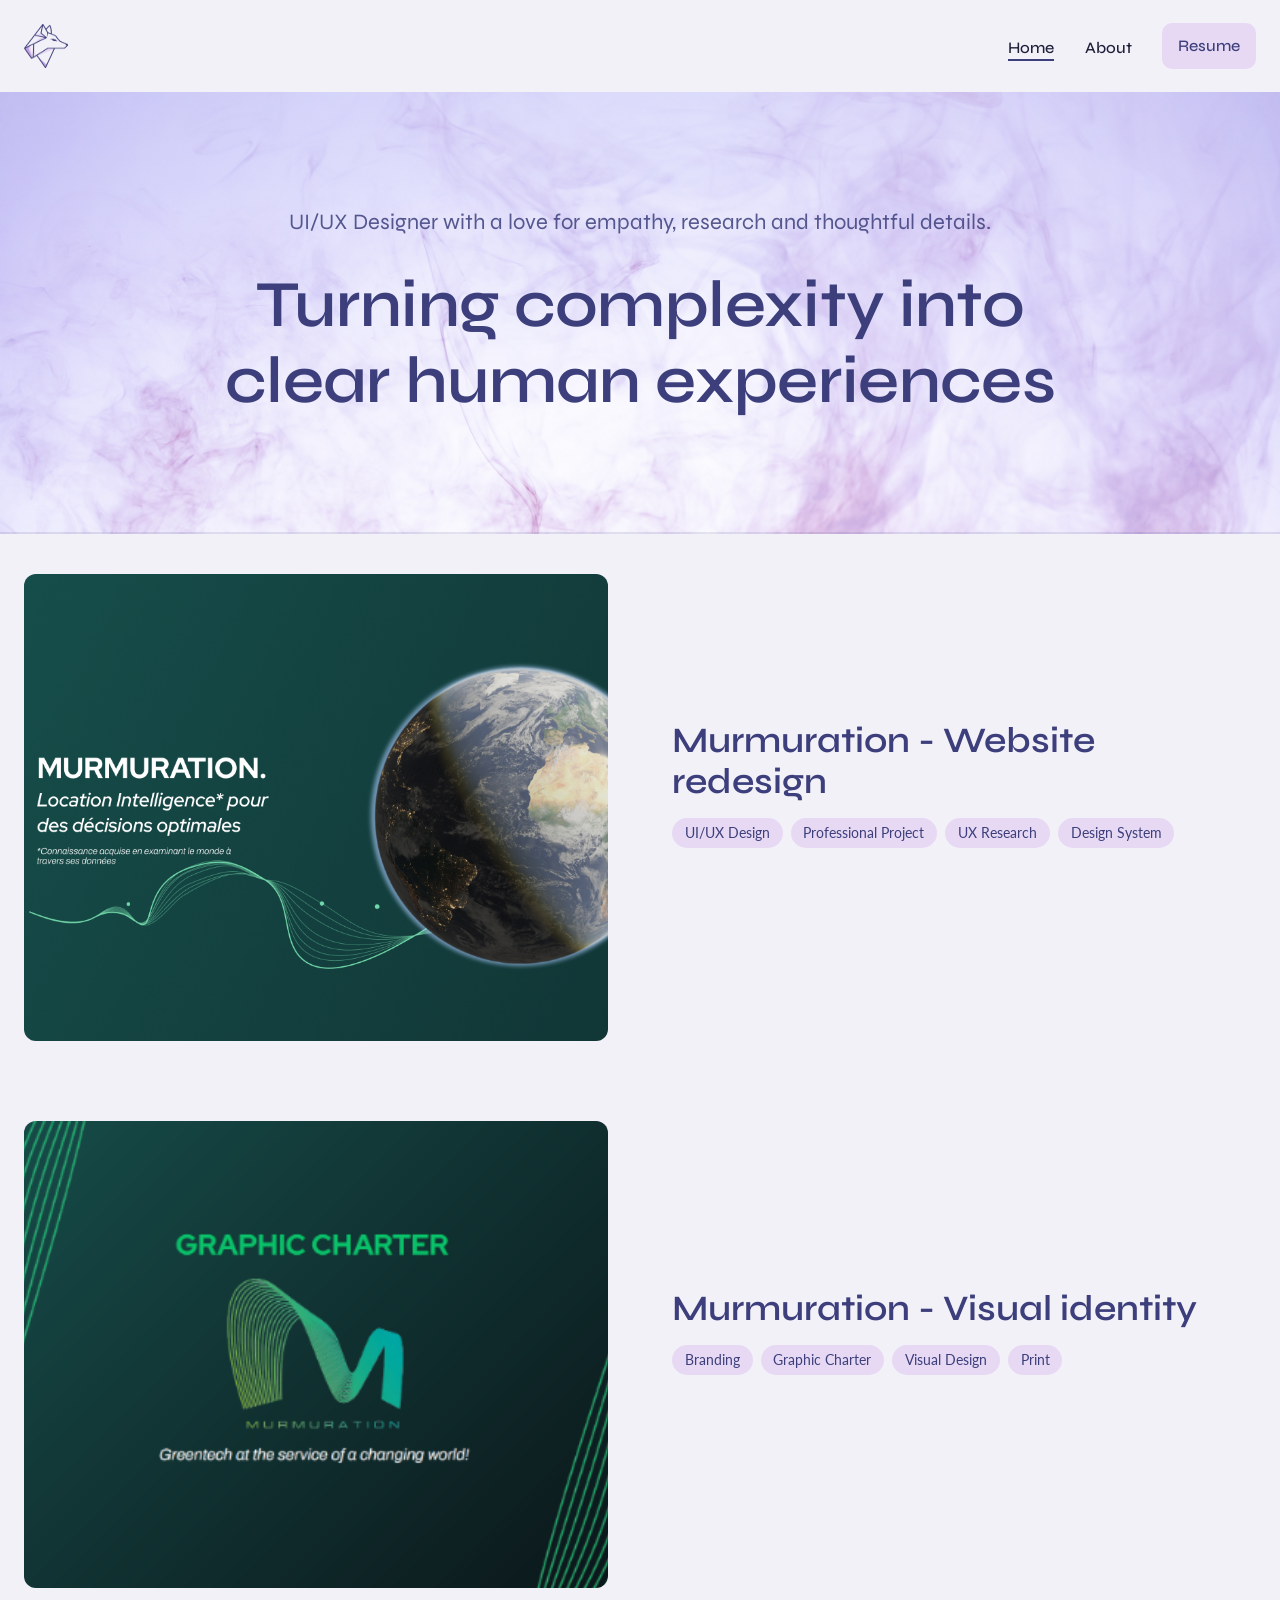
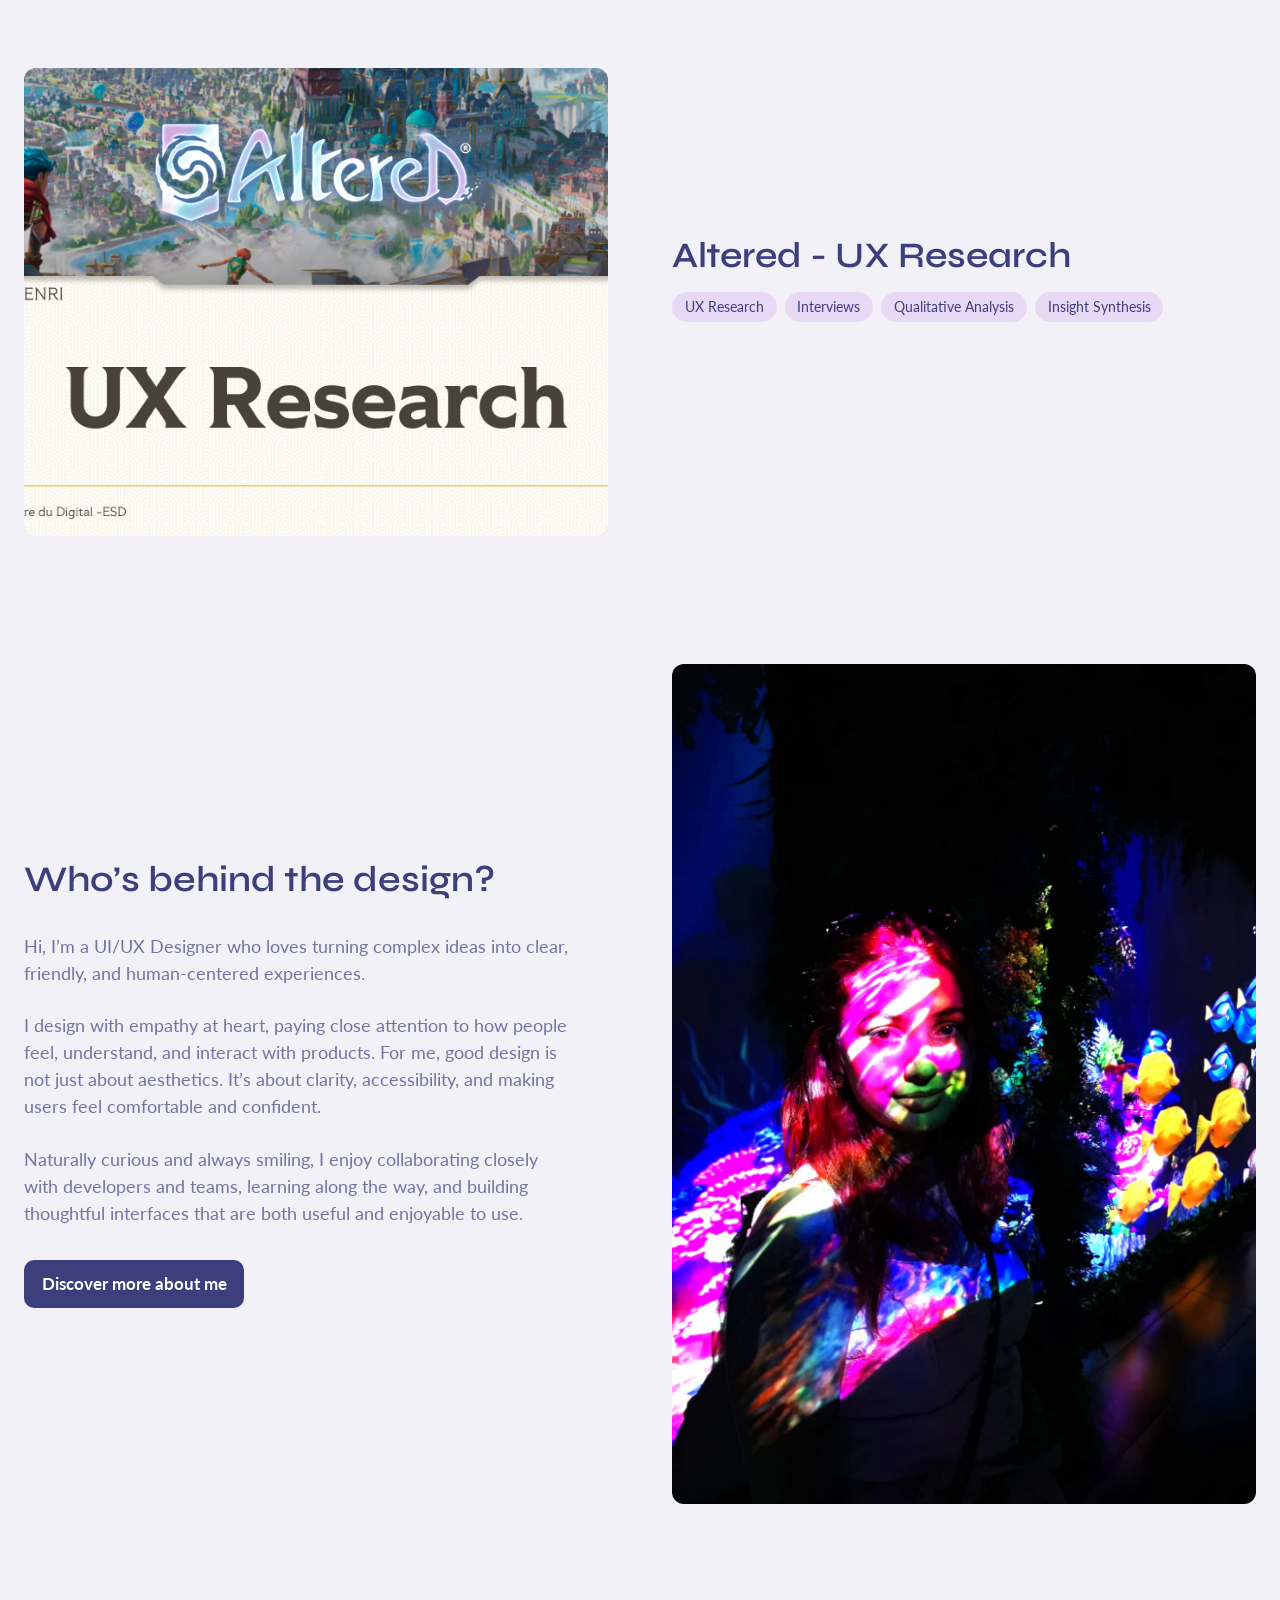
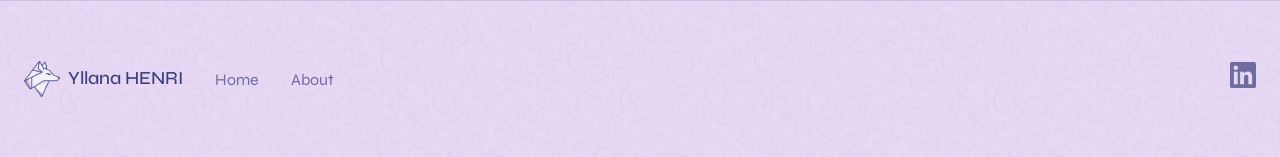
<file: index.html>
<!DOCTYPE html>
<html lang="en">
<head>
  <meta charset="UTF-8">
  <meta name="viewport" content="width=device-width, initial-scale=1.0">
  <title>Yllana Henri – UI/UX Designer</title>
  <meta name="description" content="UI/UX Designer with a love for empathy, research and thoughtful details. Turning complexity into clear human experiences.">

  <!-- Fonts: Syne (titles) + Lato (text) -->
  <link rel="preconnect" href="https://fonts.googleapis.com">
  <link rel="preconnect" href="https://fonts.gstatic.com" crossorigin>
  <link href="https://fonts.googleapis.com/css2?family=Lato:wght@400;700&family=Syne:wght@500;600;700&display=swap" rel="stylesheet">

  <link rel="stylesheet" href="css/style.css">
  <!-- "defer" = the script runs once the page is loaded -->
  <script src="js/main.js" defer></script>
</head>
<body>

  <!-- ============ NAVIGATION (fixed at the top) ============ -->
  <header class="site-header" id="site-header">
    <nav class="nav container" aria-label="Main navigation">
      <a href="index.html" class="nav__logo" aria-label="Yllana Henri – Home">
        <img src="images/Logo_Kitsu.png" alt="" width="44" height="44">
      </a>

      <!-- Burger button, only visible on mobile -->
      <button class="nav__toggle" id="nav-toggle" aria-expanded="false" aria-controls="nav-menu">
        <span class="sr-only">Open menu</span>
        <span class="nav__toggle-bar"></span>
        <span class="nav__toggle-bar"></span>
        <span class="nav__toggle-bar"></span>
      </button>

      <ul class="nav__menu" id="nav-menu">
        <li><a href="index.html" class="nav__link" aria-current="page">Home</a></li>
        <li><a href="about.html" class="nav__link">About</a></li>
        <li><a href="resume.pdf" class="btn btn--secondary" target="_blank" rel="noopener">Resume</a></li>
      </ul>
    </nav>
  </header>

  <main>

    <!-- ============ HERO ============ -->
    <section class="hero">
      <div class="container hero__inner">
        <p class="hero__intro">UI/UX Designer with a love for empathy, research and thoughtful details.</p>
        <h1 class="hero__title">Turning complexity into clear human experiences</h1>
      </div>
    </section>

    <!-- ============ CASE STUDIES ============ -->
    <section class="projects container" aria-labelledby="projects-title">
      <h2 id="projects-title" class="sr-only">Case studies</h2>

      <article class="project-card">
        <a href="projects/murmuration-website.html" class="project-card__link">
          <div class="project-card__image">
            <img src="images/murmuration-website.jpg" alt="" loading="lazy">
          </div>
          <div class="project-card__content">
            <h3 class="project-card__title">Murmuration - Website redesign</h3>
            <ul class="tags" aria-label="Project tags">
              <li class="tag">UI/UX Design</li>
              <li class="tag">Professional Project</li>
              <li class="tag">UX Research</li>
              <li class="tag">Design System</li>
            </ul>
            <span class="project-card__cta" aria-hidden="true">View case study <span class="arrow">→</span></span>
          </div>
        </a>
      </article>

      <article class="project-card">
        <a href="projects/murmuration-identity.html" class="project-card__link">
          <div class="project-card__image">
            <img src="images/murmuration-identity.jpg" alt="" loading="lazy">
          </div>
          <div class="project-card__content">
            <h3 class="project-card__title">Murmuration - Visual identity</h3>
            <ul class="tags" aria-label="Project tags">
              <li class="tag">Branding</li>
              <li class="tag">Graphic Charter</li>
              <li class="tag">Visual Design</li>
              <li class="tag">Print</li>
            </ul>
            <span class="project-card__cta" aria-hidden="true">View case study <span class="arrow">→</span></span>
          </div>
        </a>
      </article>

      <article class="project-card">
        <a href="projects/altered-ux-research.html" class="project-card__link">
          <div class="project-card__image">
            <img src="images/altered-ux-research.jpg" alt="" loading="lazy">
          </div>
          <div class="project-card__content">
            <h3 class="project-card__title">Altered - UX Research</h3>
            <ul class="tags" aria-label="Project tags">
              <li class="tag">UX Research</li>
              <li class="tag">Interviews</li>
              <li class="tag">Qualitative Analysis</li>
              <li class="tag">Insight Synthesis</li>
            </ul>
            <span class="project-card__cta" aria-hidden="true">View case study <span class="arrow">→</span></span>
          </div>
        </a>
      </article>
    </section>

    <!-- ============ ABOUT PREVIEW ============ -->
    <section class="about-preview container" aria-labelledby="about-title">
      <div class="about-preview__text">
        <h2 id="about-title" class="section-title">Who’s behind the design?</h2>
        <p>Hi, I’m a UI/UX Designer who loves turning complex ideas into clear, friendly, and human-centered experiences.</p>
        <p>I design with empathy at heart, paying close attention to how people feel, understand, and interact with products. For me, good design is not just about aesthetics. It’s about clarity, accessibility, and making users feel comfortable and confident.</p>
        <p>Naturally curious and always smiling, I enjoy collaborating closely with developers and teams, learning along the way, and building thoughtful interfaces that are both useful and enjoyable to use.</p>
        <a href="about.html" class="btn btn--primary">Discover more about me</a>
      </div>
      <div class="about-preview__image">
        <img src="images/yllana.jpg" alt="Portrait of Yllana" loading="lazy">
      </div>
    </section>

  </main>

  <!-- ============ FOOTER ============ -->
  <footer class="site-footer">
    <div class="container site-footer__inner">
      <div class="site-footer__left">
        <a href="index.html" class="site-footer__brand">
          <img src="images/Logo_Kitsu.png" alt="" width="36" height="36">
          <span>Yllana HENRI</span>
        </a>
        <ul class="site-footer__links">
          <li><a href="index.html">Home</a></li>
          <li><a href="about.html">About</a></li>
        </ul>
      </div>
      <!-- Replace the href with your LinkedIn profile URL -->
      <a href="https://www.linkedin.com/in/your-profile" class="site-footer__social" target="_blank" rel="noopener" aria-label="LinkedIn">
        <svg width="26" height="26" viewBox="0 0 24 24" fill="currentColor" aria-hidden="true">
          <path d="M20.45 20.45h-3.56v-5.57c0-1.33-.02-3.04-1.85-3.04-1.86 0-2.14 1.45-2.14 2.94v5.67H9.34V9h3.42v1.56h.05c.48-.9 1.64-1.85 3.37-1.85 3.6 0 4.27 2.37 4.27 5.46v6.28zM5.34 7.43a2.06 2.06 0 1 1 0-4.13 2.06 2.06 0 0 1 0 4.13zM7.12 20.45H3.56V9h3.56v11.45zM22.22 0H1.77C.79 0 0 .77 0 1.73v20.54C0 23.23.79 24 1.77 24h20.45c.98 0 1.78-.77 1.78-1.73V1.73C24 .77 23.2 0 22.22 0z"/>
        </svg>
      </a>
    </div>
  </footer>

</body>
</html>
</file>
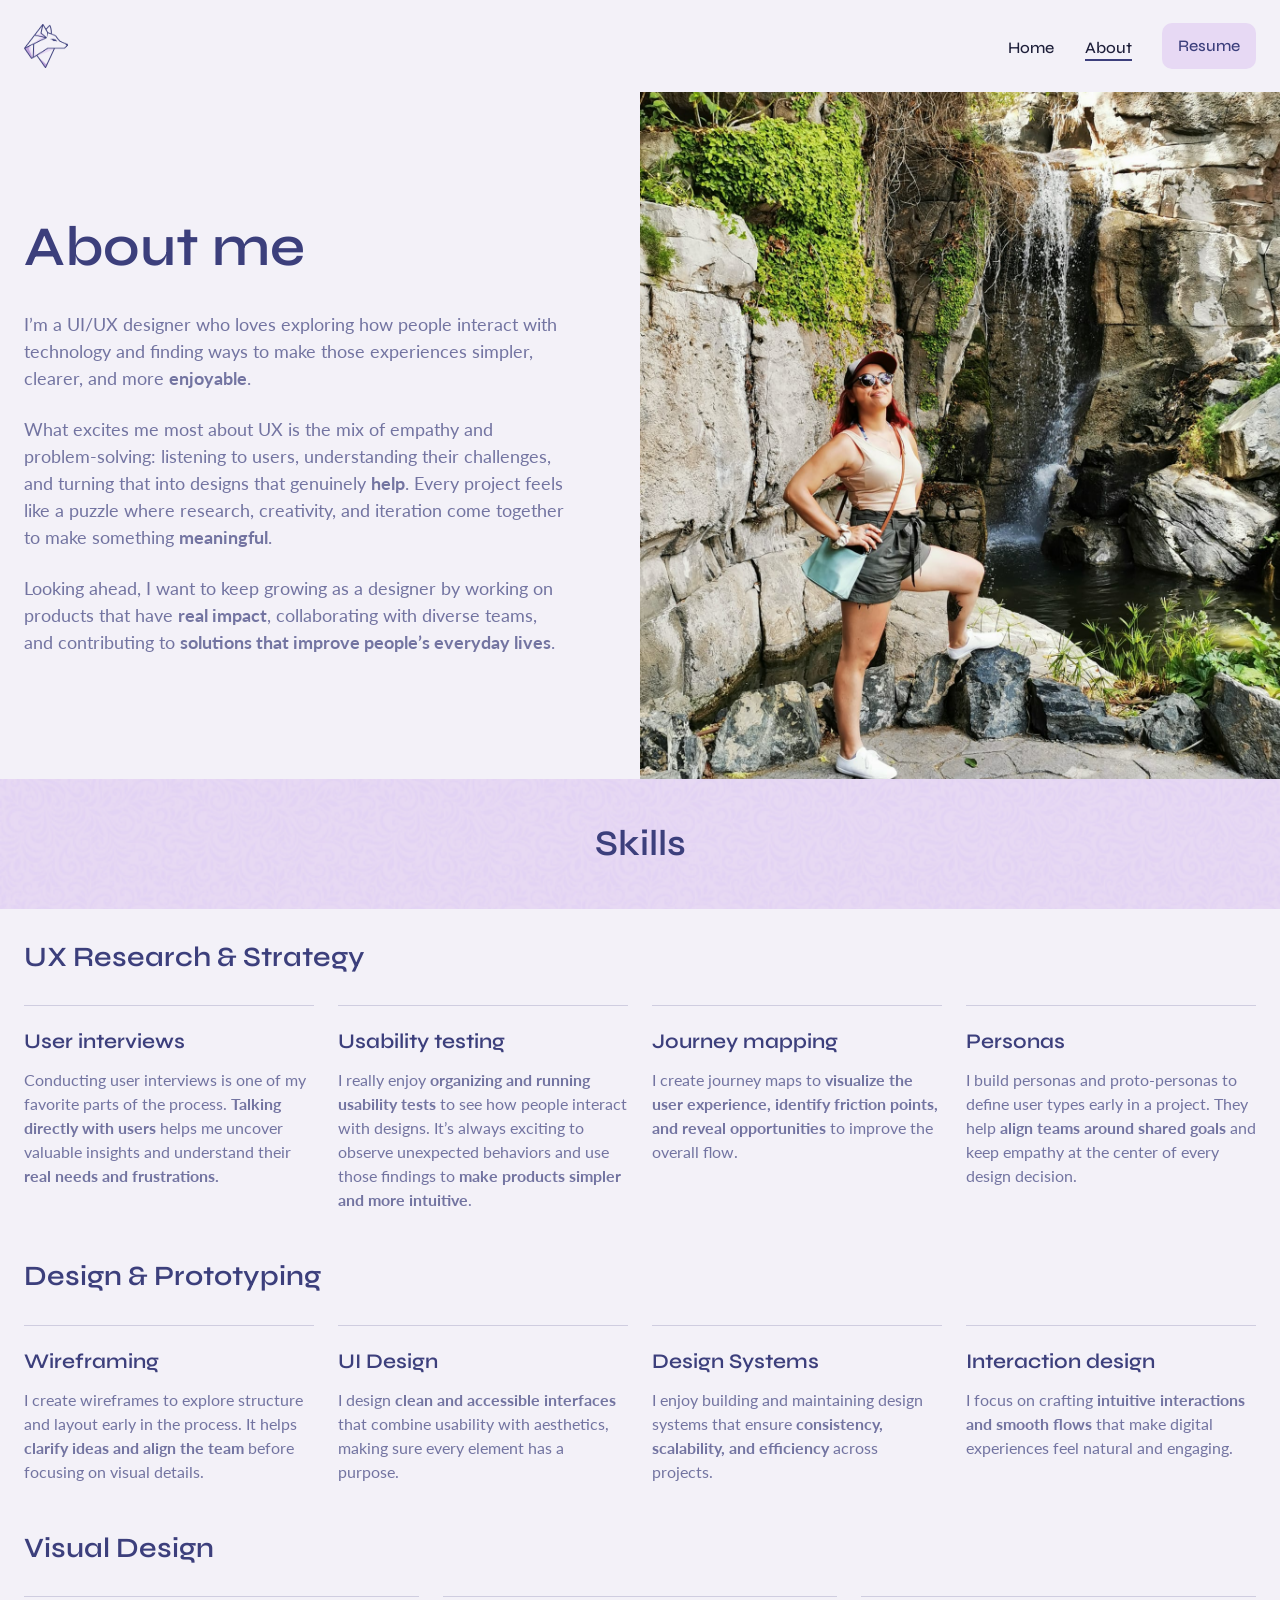
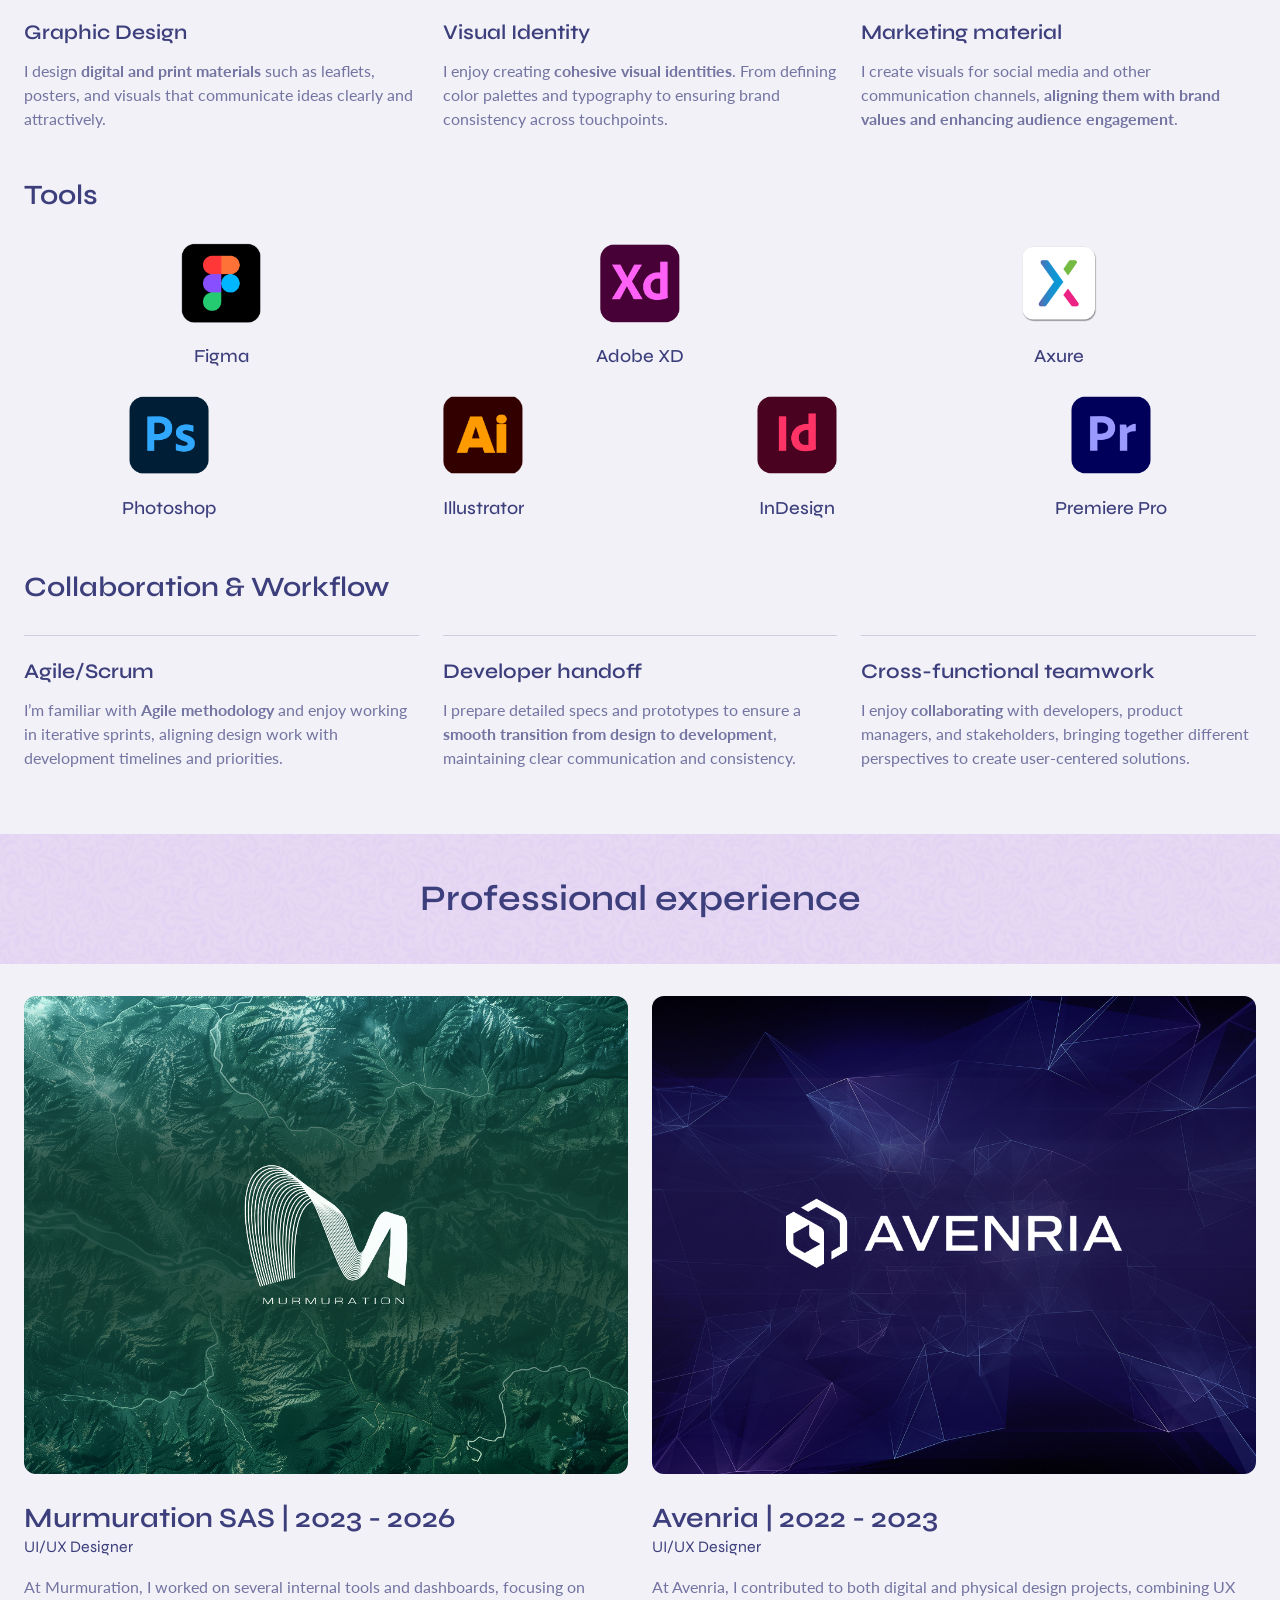
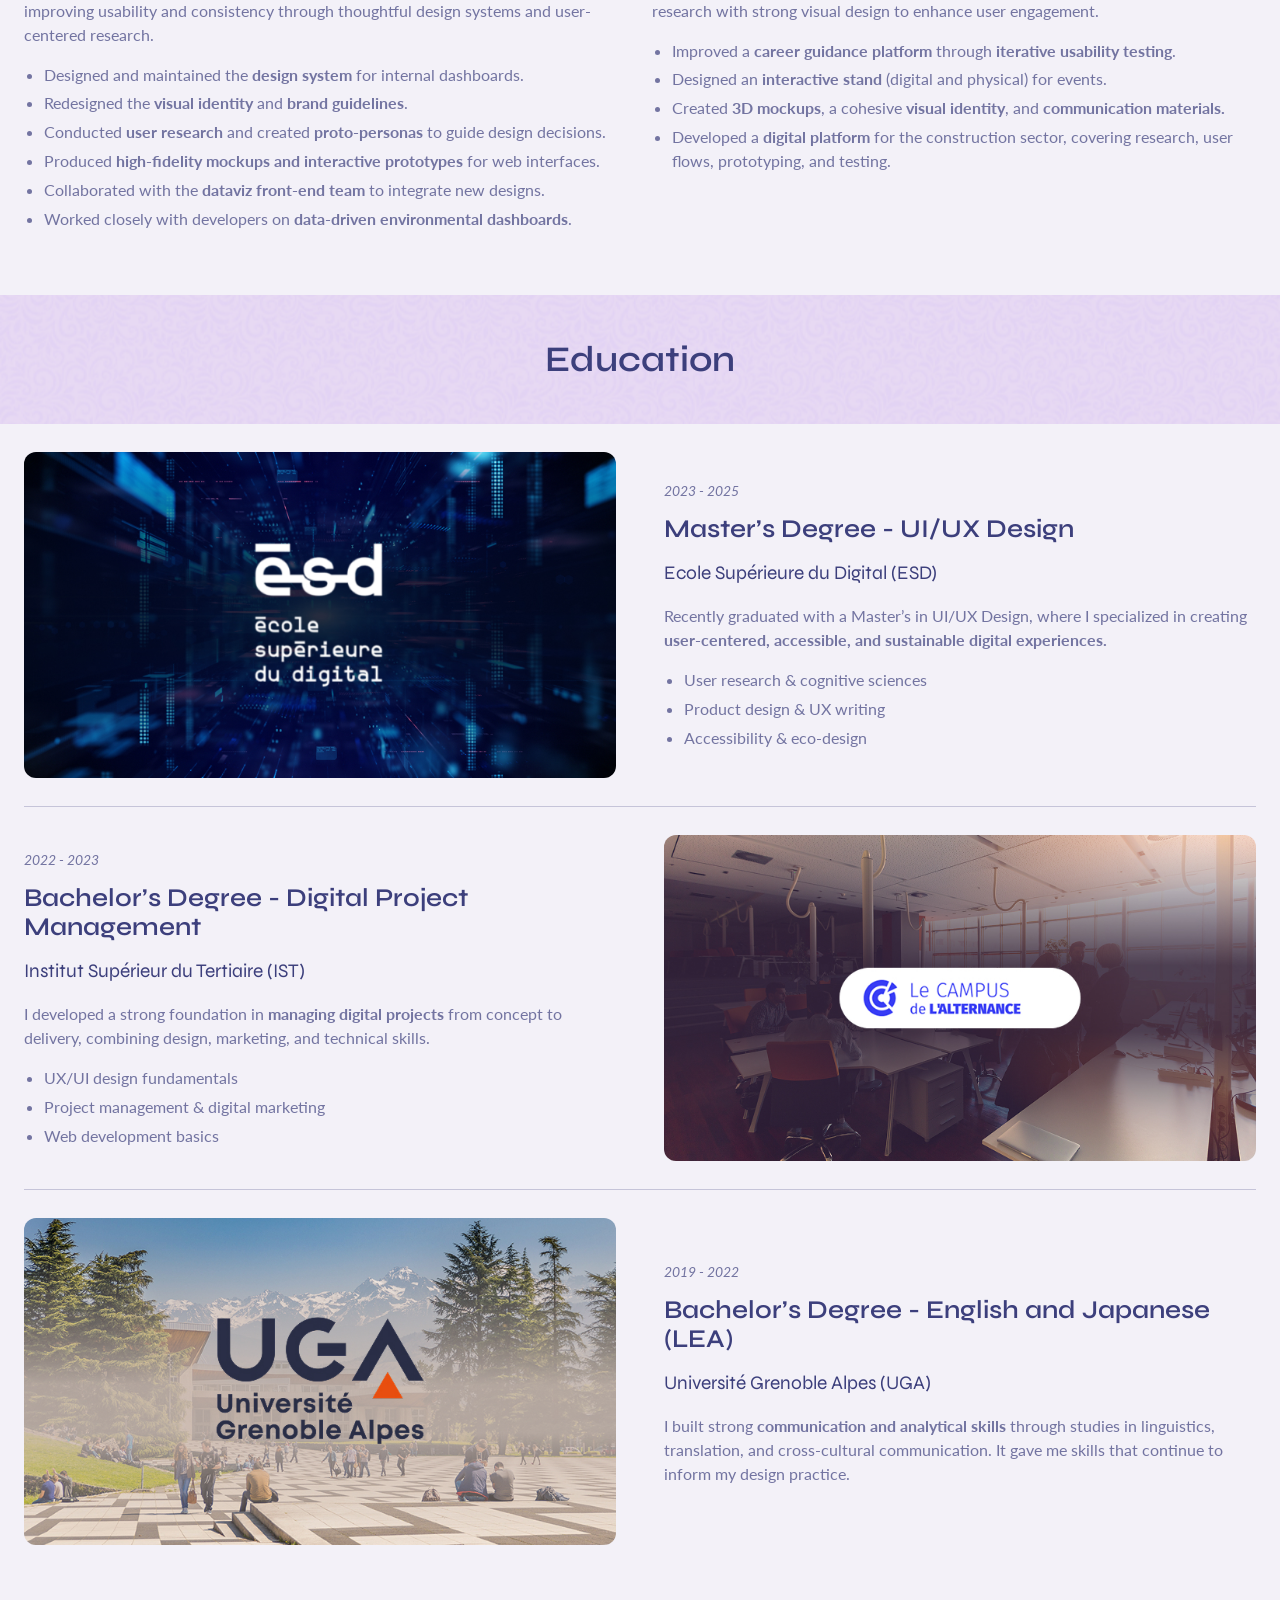
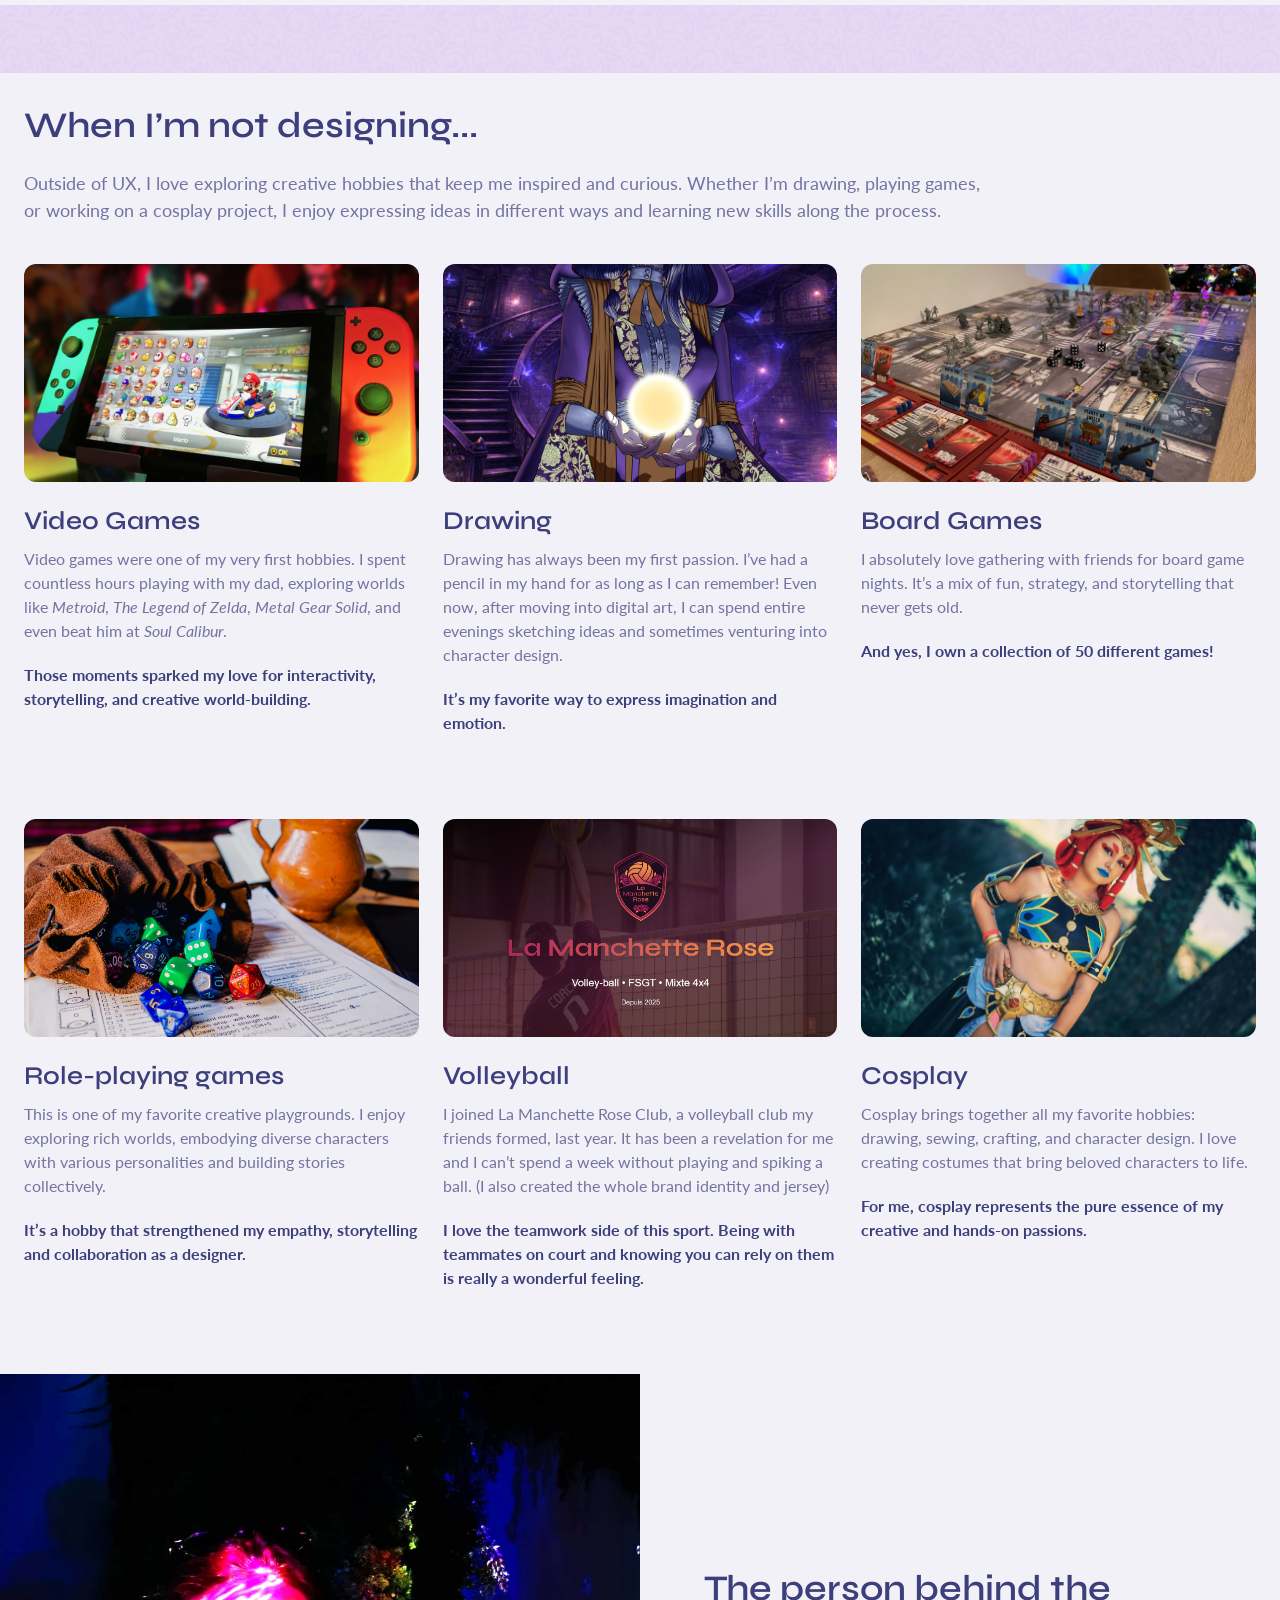
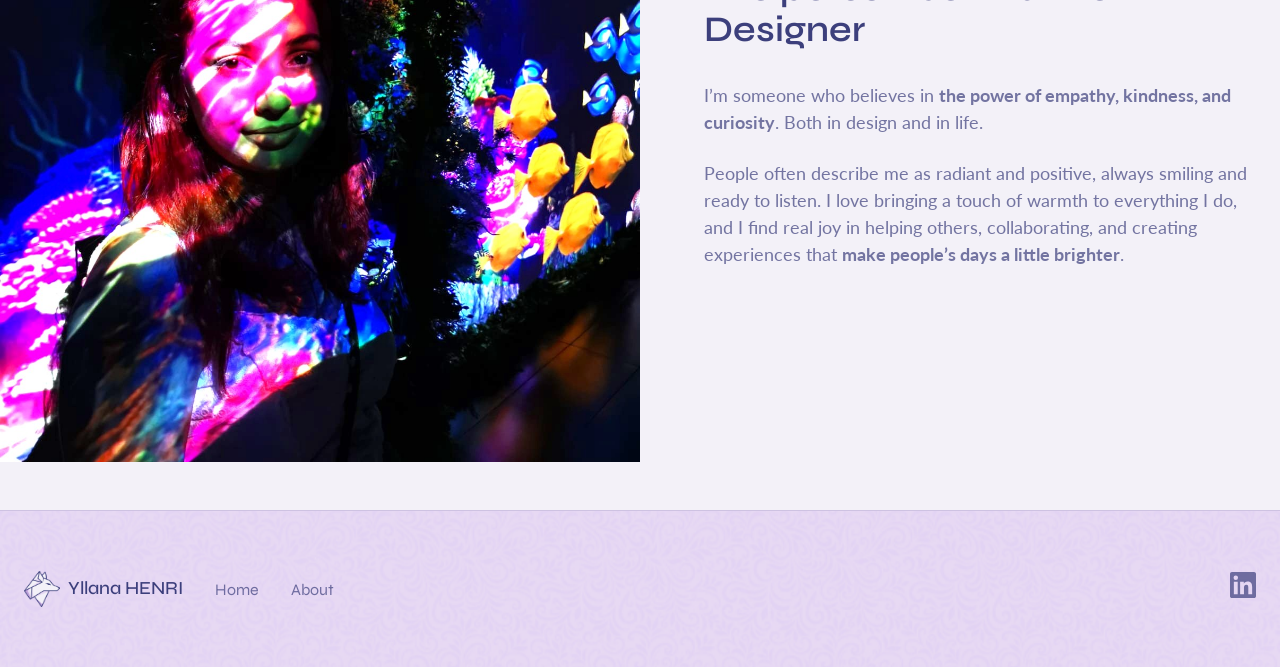
<file: about.html>
<!DOCTYPE html>
<html lang="en">
<head>
  <meta charset="UTF-8">
  <meta name="viewport" content="width=device-width, initial-scale=1.0">
  <title>About – Yllana Henri, UI/UX Designer</title>
  <meta name="description" content="UI/UX designer who loves exploring how people interact with technology. Skills, tools, professional experience, education and hobbies.">

  <!-- Fonts: Syne (titles) + Lato (text) -->
  <link rel="preconnect" href="https://fonts.googleapis.com">
  <link rel="preconnect" href="https://fonts.gstatic.com" crossorigin>
  <link href="https://fonts.googleapis.com/css2?family=Lato:ital,wght@0,400;0,700;1,400&family=Syne:wght@500;600;700&display=swap" rel="stylesheet">

  <link rel="stylesheet" href="css/style.css">
  <!-- "defer" = the script runs once the page is loaded -->
  <script src="js/main.js" defer></script>
</head>
<body>

  <!-- ============ NAVIGATION (fixed at the top) ============ -->
  <header class="site-header" id="site-header">
    <nav class="nav container" aria-label="Main navigation">
      <a href="index.html" class="nav__logo" aria-label="Yllana Henri – Home">
        <img src="images/Logo_Kitsu.png" alt="" width="44" height="44">
      </a>

      <!-- Burger button, only visible on mobile -->
      <button class="nav__toggle" id="nav-toggle" aria-expanded="false" aria-controls="nav-menu">
        <span class="sr-only">Open menu</span>
        <span class="nav__toggle-bar"></span>
        <span class="nav__toggle-bar"></span>
        <span class="nav__toggle-bar"></span>
      </button>

      <ul class="nav__menu" id="nav-menu">
        <li><a href="index.html" class="nav__link">Home</a></li>
        <li><a href="about.html" class="nav__link" aria-current="page">About</a></li>
        <li><a href="resume.pdf" class="btn btn--secondary" target="_blank" rel="noopener">Resume</a></li>
      </ul>
    </nav>
  </header>

  <main>

    <!-- ============ ABOUT ME (text left, photo to the right edge) ============ -->
    <section class="split">
      <div class="split__text">
        <h1 class="split__title">About me</h1>
        <p>I’m a UI/UX designer who loves exploring how people interact with technology and finding ways to make those experiences simpler, clearer, and more <strong>enjoyable</strong>.</p>
        <p>What excites me most about UX is the mix of empathy and problem-solving: listening to users, understanding their challenges, and turning that into designs that genuinely <strong>help</strong>. Every project feels like a puzzle where research, creativity, and iteration come together to make something <strong>meaningful</strong>.</p>
        <p>Looking ahead, I want to keep growing as a designer by working on products that have <strong>real impact</strong>, collaborating with diverse teams, and contributing to <strong>solutions that improve people’s everyday lives</strong>.</p>
      </div>
      <div class="split__image">
        <img src="images/about/about-me.jpg" alt="Yllana standing on rocks in front of a waterfall">
      </div>
    </section>

    <!-- ============ SKILLS ============ -->
    <section aria-labelledby="skills-title">
      <div class="banner">
        <h2 id="skills-title" class="banner__title">Skills</h2>
      </div>

      <div class="container about-section">
        <div class="skill-group">
          <h3 class="skill-group__title">UX Research &amp; Strategy</h3>
          <div class="skill-grid skill-grid--4">
            <div class="skill">
              <h4 class="skill__title">User interviews</h4>
              <p>Conducting user interviews is one of my favorite parts of the process. <strong>Talking directly with users</strong> helps me uncover valuable insights and understand their <strong>real needs and frustrations.</strong></p>
            </div>
            <div class="skill">
              <h4 class="skill__title">Usability testing</h4>
              <p>I really enjoy <strong>organizing and running usability tests</strong> to see how people interact with designs. It’s always exciting to observe unexpected behaviors and use those findings to <strong>make products simpler and more intuitive</strong>.</p>
            </div>
            <div class="skill">
              <h4 class="skill__title">Journey mapping</h4>
              <p>I create journey maps to <strong>visualize the user experience, identify friction points, and reveal opportunities</strong> to improve the overall flow.</p>
            </div>
            <div class="skill">
              <h4 class="skill__title">Personas</h4>
              <p>I build personas and proto-personas to define user types early in a project. They help <strong>align teams around shared goals</strong> and keep empathy at the center of every design decision.</p>
            </div>
          </div>
        </div>

        <div class="skill-group">
          <h3 class="skill-group__title">Design &amp; Prototyping</h3>
          <div class="skill-grid skill-grid--4">
            <div class="skill">
              <h4 class="skill__title">Wireframing</h4>
              <p>I create wireframes to explore structure and layout early in the process. It helps <strong>clarify ideas and align the team</strong> before focusing on visual details.</p>
            </div>
            <div class="skill">
              <h4 class="skill__title">UI Design</h4>
              <p>I design <strong>clean and accessible interfaces</strong> that combine usability with aesthetics, making sure every element has a purpose.</p>
            </div>
            <div class="skill">
              <h4 class="skill__title">Design Systems</h4>
              <p>I enjoy building and maintaining design systems that ensure <strong>consistency, scalability, and efficiency</strong> across projects.</p>
            </div>
            <div class="skill">
              <h4 class="skill__title">Interaction design</h4>
              <p>I focus on crafting <strong>intuitive interactions and smooth flows</strong> that make digital experiences feel natural and engaging.</p>
            </div>
          </div>
        </div>

        <div class="skill-group">
          <h3 class="skill-group__title">Visual Design</h3>
          <div class="skill-grid skill-grid--3">
            <div class="skill">
              <h4 class="skill__title">Graphic Design</h4>
              <p>I design <strong>digital and print materials</strong> such as leaflets, posters, and visuals that communicate ideas clearly and attractively.</p>
            </div>
            <div class="skill">
              <h4 class="skill__title">Visual Identity</h4>
              <p>I enjoy creating <strong>cohesive visual identities</strong>. From defining color palettes and typography to ensuring brand consistency across touchpoints.</p>
            </div>
            <div class="skill">
              <h4 class="skill__title">Marketing material</h4>
              <p>I create visuals for social media and other communication channels, <strong>aligning them with brand values and enhancing audience engagement</strong>.</p>
            </div>
          </div>
        </div>

        <div class="skill-group">
          <h3 class="skill-group__title">Tools</h3>
          <div class="tools">
            <div class="tools__row tools__row--3">
              <div class="tool"><img src="images/about/tools/FIGMA_Logo.png" alt="" width="80" height="80"><span>Figma</span></div>
              <div class="tool"><img src="images/about/tools/AdobeXD_Logo.png" alt="" width="80" height="80"><span>Adobe XD</span></div>
              <div class="tool"><img src="images/about/tools/AXURE_Logo.png" alt="" width="80" height="80"><span>Axure</span></div>
            </div>
            <div class="tools__row tools__row--4">
              <div class="tool"><img src="images/about/tools/PHOTOSHOP_Logo.png" alt="" width="80" height="80"><span>Photoshop</span></div>
              <div class="tool"><img src="images//about/tools/ILLUSTRATOR_Logo.png" alt="" width="80" height="80"><span>Illustrator</span></div>
              <div class="tool"><img src="images/about/tools/INDESIGN_Logo.png" alt="" width="80" height="80"><span>InDesign</span></div>
              <div class="tool"><img src="images/about/tools/PREMIEREPRO_Logo.png" alt="" width="80" height="80"><span>Premiere Pro</span></div>
            </div>
          </div>
        </div>

        <div class="skill-group">
          <h3 class="skill-group__title">Collaboration &amp; Workflow</h3>
          <div class="skill-grid skill-grid--3">
            <div class="skill">
              <h4 class="skill__title">Agile/Scrum</h4>
              <p>I’m familiar with <strong>Agile methodology</strong> and enjoy working in iterative sprints, aligning design work with development timelines and priorities.</p>
            </div>
            <div class="skill">
              <h4 class="skill__title">Developer handoff</h4>
              <p>I prepare detailed specs and prototypes to ensure a <strong>smooth transition from design to development</strong>, maintaining clear communication and consistency.</p>
            </div>
            <div class="skill">
              <h4 class="skill__title">Cross-functional teamwork</h4>
              <p>I enjoy <strong>collaborating</strong> with developers, product managers, and stakeholders, bringing together different perspectives to create user-centered solutions.</p>
            </div>
          </div>
        </div>
      </div>
    </section>

    <!-- ============ PROFESSIONAL EXPERIENCE ============ -->
    <section aria-labelledby="experience-title">
      <div class="banner">
        <h2 id="experience-title" class="banner__title">Professional experience</h2>
      </div>

      <div class="container about-section experience">
        <article class="job">
          <div class="job__image">
            <img src="images/about/murmuration_img.jpg" alt="" loading="lazy">
          </div>
          <h3 class="job__title">Murmuration SAS | 2023 - 2026</h3>
          <p class="job__role">UI/UX Designer</p>
          <p>At Murmuration, I worked on several internal tools and dashboards, focusing on improving usability and consistency through thoughtful design systems and user-centered research.</p>
          <ul class="bullet-list">
            <li>Designed and maintained the <strong>design system</strong> for internal dashboards.</li>
            <li>Redesigned the <strong>visual identity</strong> and <strong>brand guidelines</strong>.</li>
            <li>Conducted <strong>user research</strong> and created <strong>proto-personas</strong> to guide design decisions.</li>
            <li>Produced <strong>high-fidelity mockups and interactive prototypes</strong> for web interfaces.</li>
            <li>Collaborated with the <strong>dataviz front-end team</strong> to integrate new designs.</li>
            <li>Worked closely with developers on <strong>data-driven environmental dashboards</strong>.</li>
          </ul>
        </article>

        <article class="job">
          <div class="job__image">
            <img src="images/about/avenria_img.jpg" alt="" loading="lazy">
          </div>
          <h3 class="job__title">Avenria | 2022 - 2023</h3>
          <p class="job__role">UI/UX Designer</p>
          <p>At Avenria, I contributed to both digital and physical design projects, combining UX research with strong visual design to enhance user engagement.</p>
          <ul class="bullet-list">
            <li>Improved a <strong>career guidance platform</strong> through <strong>iterative usability testing</strong>.</li>
            <li>Designed an <strong>interactive stand</strong> (digital and physical) for events.</li>
            <li>Created <strong>3D mockups</strong>, a cohesive <strong>visual identity</strong>, and <strong>communication materials.</strong></li>
            <li>Developed a <strong>digital platform</strong> for the construction sector, covering research, user flows, prototyping, and testing.</li>
          </ul>
        </article>
      </div>
    </section>

    <!-- ============ EDUCATION ============ -->
    <section aria-labelledby="education-title">
      <div class="banner">
        <h2 id="education-title" class="banner__title">Education</h2>
      </div>

      <div class="container education">
        <article class="degree">
          <div class="degree__image">
            <img src="images/about/ESD_img.jpg" alt="" loading="lazy">
          </div>
          <div class="degree__text">
            <p class="degree__date">2023 - 2025</p>
            <h3 class="degree__title">Master’s Degree - UI/UX Design</h3>
            <p class="degree__school">Ecole Supérieure du Digital (ESD)</p>
            <p>Recently graduated with a Master’s in UI/UX Design, where I specialized in creating <strong>user-centered, accessible, and sustainable digital experiences.</strong></p>
            <ul class="bullet-list">
              <li>User research &amp; cognitive sciences</li>
              <li>Product design &amp; UX writing</li>
              <li>Accessibility &amp; eco-design</li>
            </ul>
          </div>
        </article>

        <!-- Text first, image second: alternates the layout -->
        <article class="degree degree--reverse">
          <div class="degree__image">
            <img src="images/about/IST_img.jpg" alt="" loading="lazy">
          </div>
          <div class="degree__text">
            <p class="degree__date">2022 - 2023</p>
            <h3 class="degree__title">Bachelor’s Degree - Digital Project Management</h3>
            <p class="degree__school">Institut Supérieur du Tertiaire (IST)</p>
            <p>I developed a strong foundation in <strong>managing digital projects</strong> from concept to delivery, combining design, marketing, and technical skills.</p>
            <ul class="bullet-list">
              <li>UX/UI design fundamentals</li>
              <li>Project management &amp; digital marketing</li>
              <li>Web development basics</li>
            </ul>
          </div>
        </article>

        <article class="degree">
          <div class="degree__image">
            <img src="images/about/UGA_img.jpg" alt="" loading="lazy">
          </div>
          <div class="degree__text">
            <p class="degree__date">2019 - 2022</p>
            <h3 class="degree__title">Bachelor’s Degree - English and Japanese (LEA)</h3>
            <p class="degree__school">Université Grenoble Alpes (UGA)</p>
            <p>I built strong <strong>communication and analytical skills</strong> through studies in linguistics, translation, and cross-cultural communication. It gave me skills that continue to inform my design practice.</p>
          </div>
        </article>
      </div>
    </section>

    <!-- Decorative separator -->
    <div class="banner banner--empty" aria-hidden="true"></div>

    <!-- ============ HOBBIES ============ -->
    <section class="container about-section" aria-labelledby="hobbies-title">
      <h2 id="hobbies-title" class="hobbies__title">When I’m not designing...</h2>
      <p class="hobbies__intro">Outside of UX, I love exploring creative hobbies that keep me inspired and curious. Whether I’m drawing, playing games, or working on a cosplay project, I enjoy expressing ideas in different ways and learning new skills along the process.</p>

      <div class="hobbies">
        <article class="hobby">
          <div class="hobby__image"><img src="images/about/hobbies/video-games.jpg" alt="" loading="lazy"></div>
          <h3 class="hobby__title">Video Games</h3>
          <p>Video games were one of my very first hobbies. I spent countless hours playing with my dad, exploring worlds like <em>Metroid</em>, <em>The Legend of Zelda</em>, <em>Metal Gear Solid</em>, and even beat him at <em>Soul Calibur</em>.</p>
          <p class="hobby__highlight">Those moments sparked my love for interactivity, storytelling, and creative world-building.</p>
        </article>

        <article class="hobby">
          <div class="hobby__image"><img src="images/about/hobbies/drawing.jpg" alt="" loading="lazy"></div>
          <h3 class="hobby__title">Drawing</h3>
          <p>Drawing has always been my first passion. I’ve had a pencil in my hand for as long as I can remember! Even now, after moving into digital art, I can spend entire evenings sketching ideas and sometimes venturing into character design.</p>
          <p class="hobby__highlight">It’s my favorite way to express imagination and emotion.</p>
        </article>

        <article class="hobby">
          <div class="hobby__image"><img src="images/about/hobbies/board-games.jpg" alt="" loading="lazy"></div>
          <h3 class="hobby__title">Board Games</h3>
          <p>I absolutely love gathering with friends for board game nights. It’s a mix of fun, strategy, and storytelling that never gets old.</p>
          <p class="hobby__highlight">And yes, I own a collection of 50 different games!</p>
        </article>

        <article class="hobby">
          <div class="hobby__image"><img src="images/about/hobbies/role-playing.jpg" alt="" loading="lazy"></div>
          <h3 class="hobby__title">Role-playing games</h3>
          <p>This is one of my favorite creative playgrounds. I enjoy exploring rich worlds, embodying diverse characters with various personalities and building stories collectively.</p>
          <p class="hobby__highlight">It’s a hobby that strengthened my empathy, storytelling and collaboration as a designer.</p>
        </article>

        <article class="hobby">
          <div class="hobby__image"><img src="images/about/hobbies/volleyball.jpg" alt="" loading="lazy"></div>
          <h3 class="hobby__title">Volleyball</h3>
          <p>I joined La Manchette Rose Club, a volleyball club my friends formed, last year. It has been a revelation for me and I can’t spend a week without playing and spiking a ball. (I also created the whole brand identity and jersey)</p>
          <p class="hobby__highlight">I love the teamwork side of this sport. Being with teammates on court and knowing you can rely on them is really a wonderful feeling.</p>
        </article>

        <article class="hobby">
          <div class="hobby__image"><img src="images/about/hobbies/cosplay.jpg" alt="" loading="lazy"></div>
          <h3 class="hobby__title">Cosplay</h3>
          <p>Cosplay brings together all my favorite hobbies: drawing, sewing, crafting, and character design. I love creating costumes that bring beloved characters to life.</p>
          <p class="hobby__highlight">For me, cosplay represents the pure essence of my creative and hands-on passions.</p>
        </article>
      </div>
    </section>

    <!-- ============ THE PERSON BEHIND (photo from the left edge, text right) ============ -->
    <section class="split split--reverse" aria-labelledby="person-title">
      <div class="split__image">
        <img src="images/about/yllana.jpg" alt="Yllana lit by colorful aquarium projections" loading="lazy">
      </div>
      <div class="split__text">
        <h2 id="person-title" class="section-title">The person behind the Designer</h2>
        <p>I’m someone who believes in <strong>the power of empathy, kindness, and curiosity</strong>. Both in design and in life.</p>
        <p>People often describe me as radiant and positive, always smiling and ready to listen. I love bringing a touch of warmth to everything I do, and I find real joy in helping others, collaborating, and creating experiences that <strong>make people’s days a little brighter</strong>.</p>
      </div>
    </section>

  </main>

  <!-- ============ FOOTER ============ -->
  <footer class="site-footer">
    <div class="container site-footer__inner">
      <div class="site-footer__left">
        <a href="index.html" class="site-footer__brand">
          <img src="images/Logo_Kitsu.png" alt="" width="36" height="36">
          <span>Yllana HENRI</span>
        </a>
        <ul class="site-footer__links">
          <li><a href="index.html">Home</a></li>
          <li><a href="about.html">About</a></li>
        </ul>
      </div>
      <!-- Replace the href with your LinkedIn profile URL -->
      <a href="https://www.linkedin.com/in/your-profile" class="site-footer__social" target="_blank" rel="noopener" aria-label="LinkedIn">
        <svg width="26" height="26" viewBox="0 0 24 24" fill="currentColor" aria-hidden="true">
          <path d="M20.45 20.45h-3.56v-5.57c0-1.33-.02-3.04-1.85-3.04-1.86 0-2.14 1.45-2.14 2.94v5.67H9.34V9h3.42v1.56h.05c.48-.9 1.64-1.85 3.37-1.85 3.6 0 4.27 2.37 4.27 5.46v6.28zM5.34 7.43a2.06 2.06 0 1 1 0-4.13 2.06 2.06 0 0 1 0 4.13zM7.12 20.45H3.56V9h3.56v11.45zM22.22 0H1.77C.79 0 0 .77 0 1.73v20.54C0 23.23.79 24 1.77 24h20.45c.98 0 1.78-.77 1.78-1.73V1.73C24 .77 23.2 0 22.22 0z"/>
        </svg>
      </a>
    </div>
  </footer>

</body>
</html>
</file>
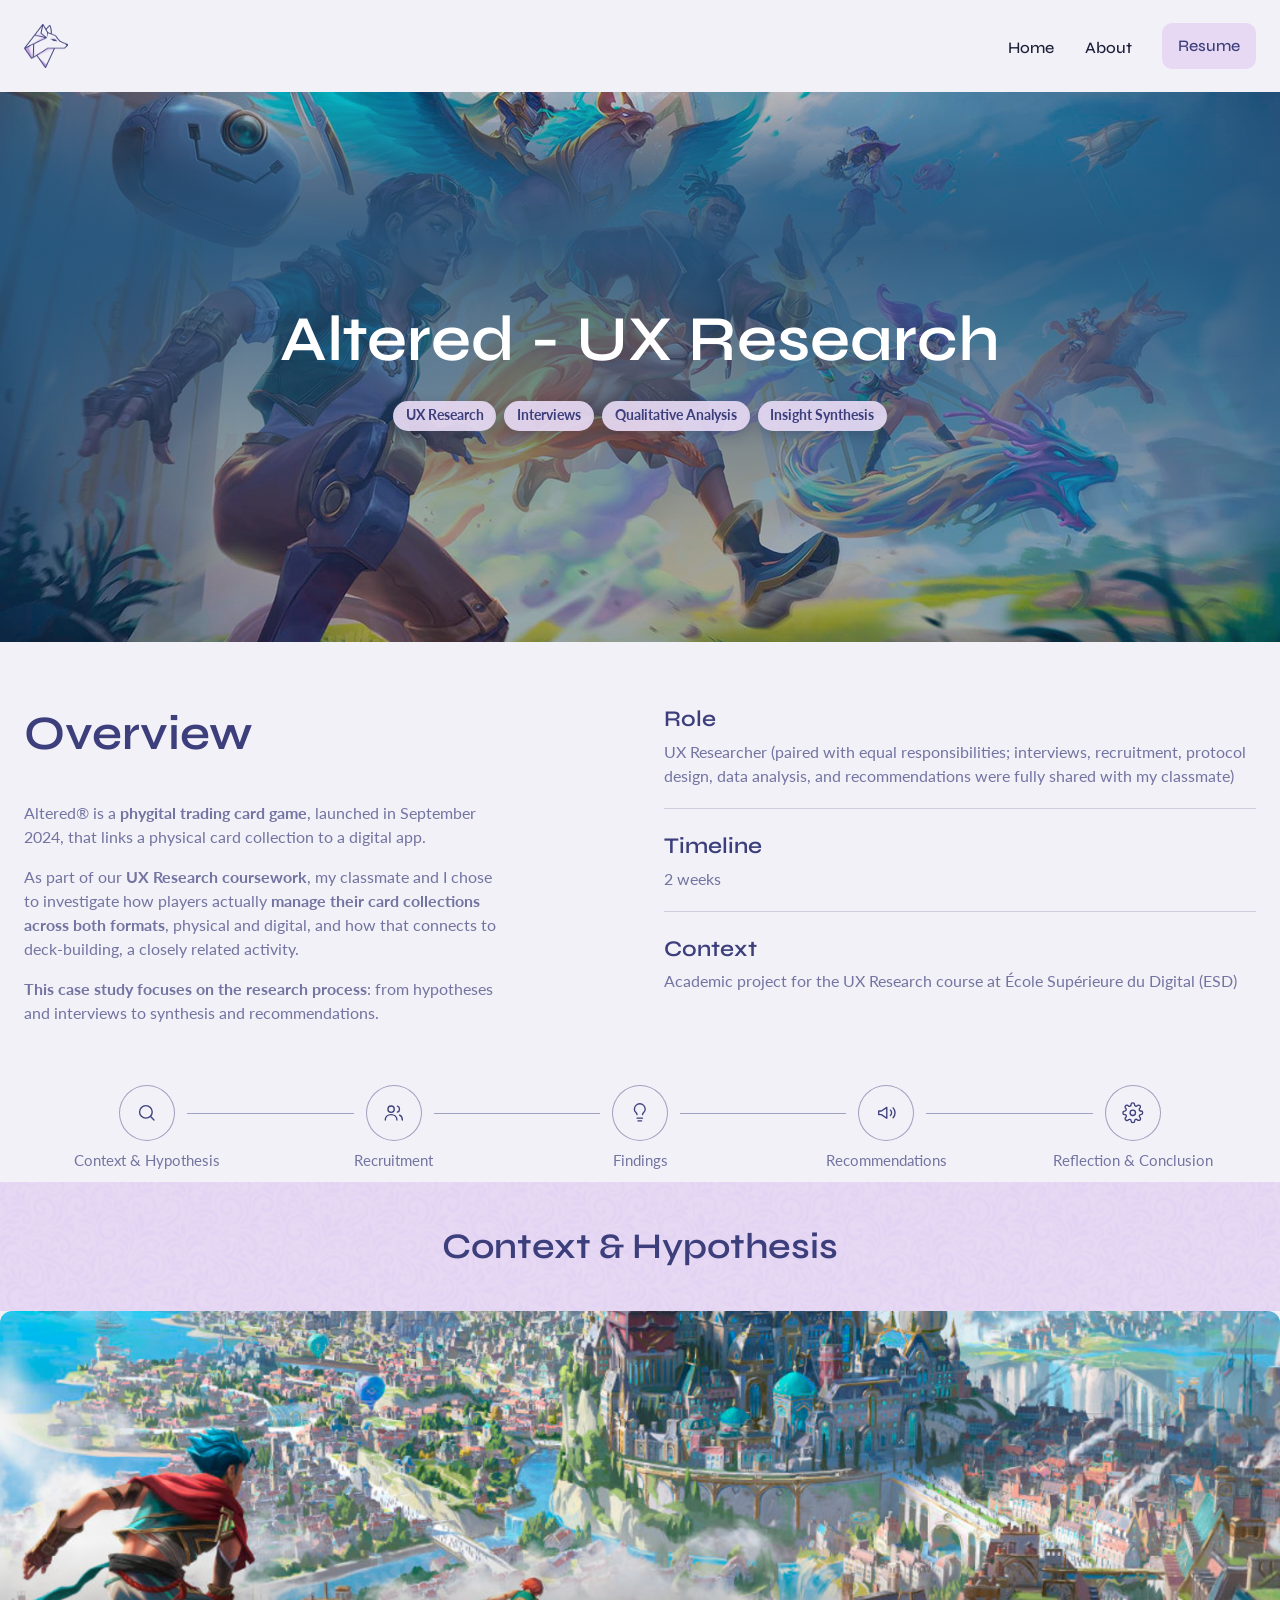
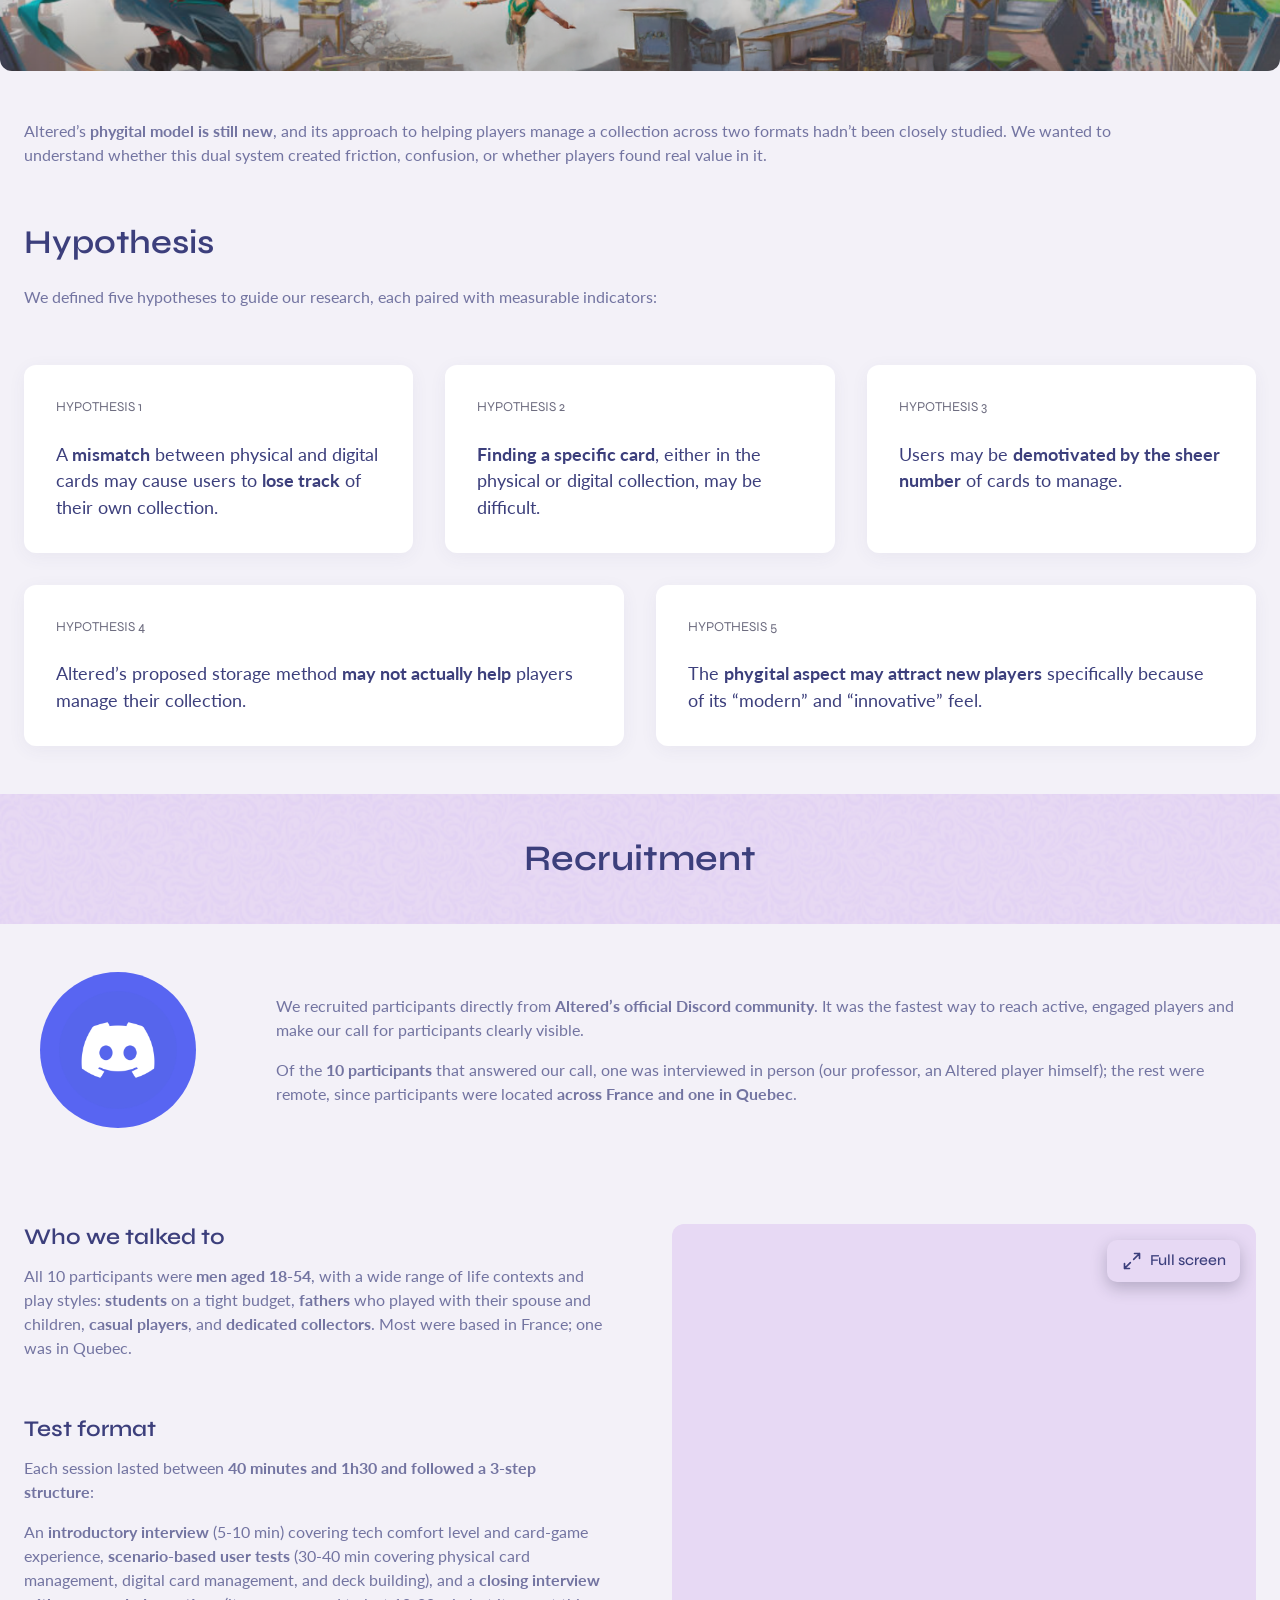
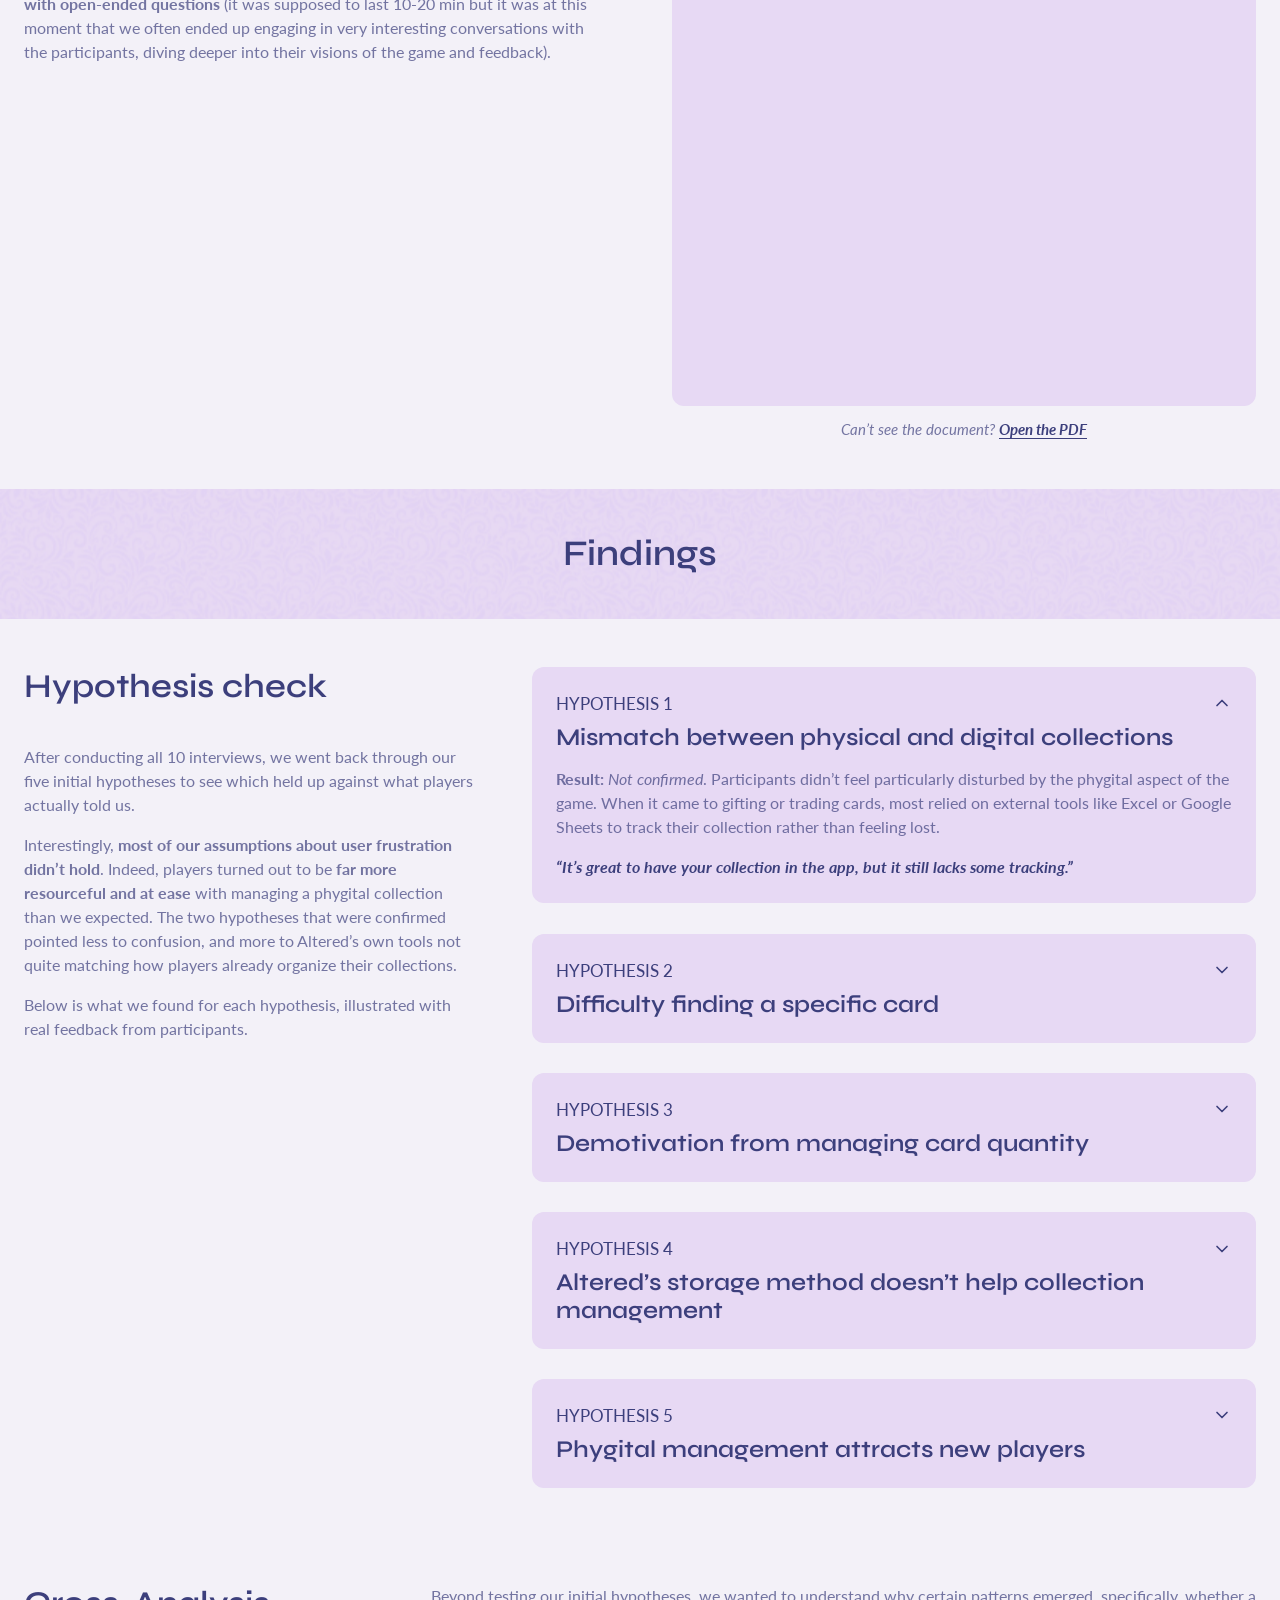
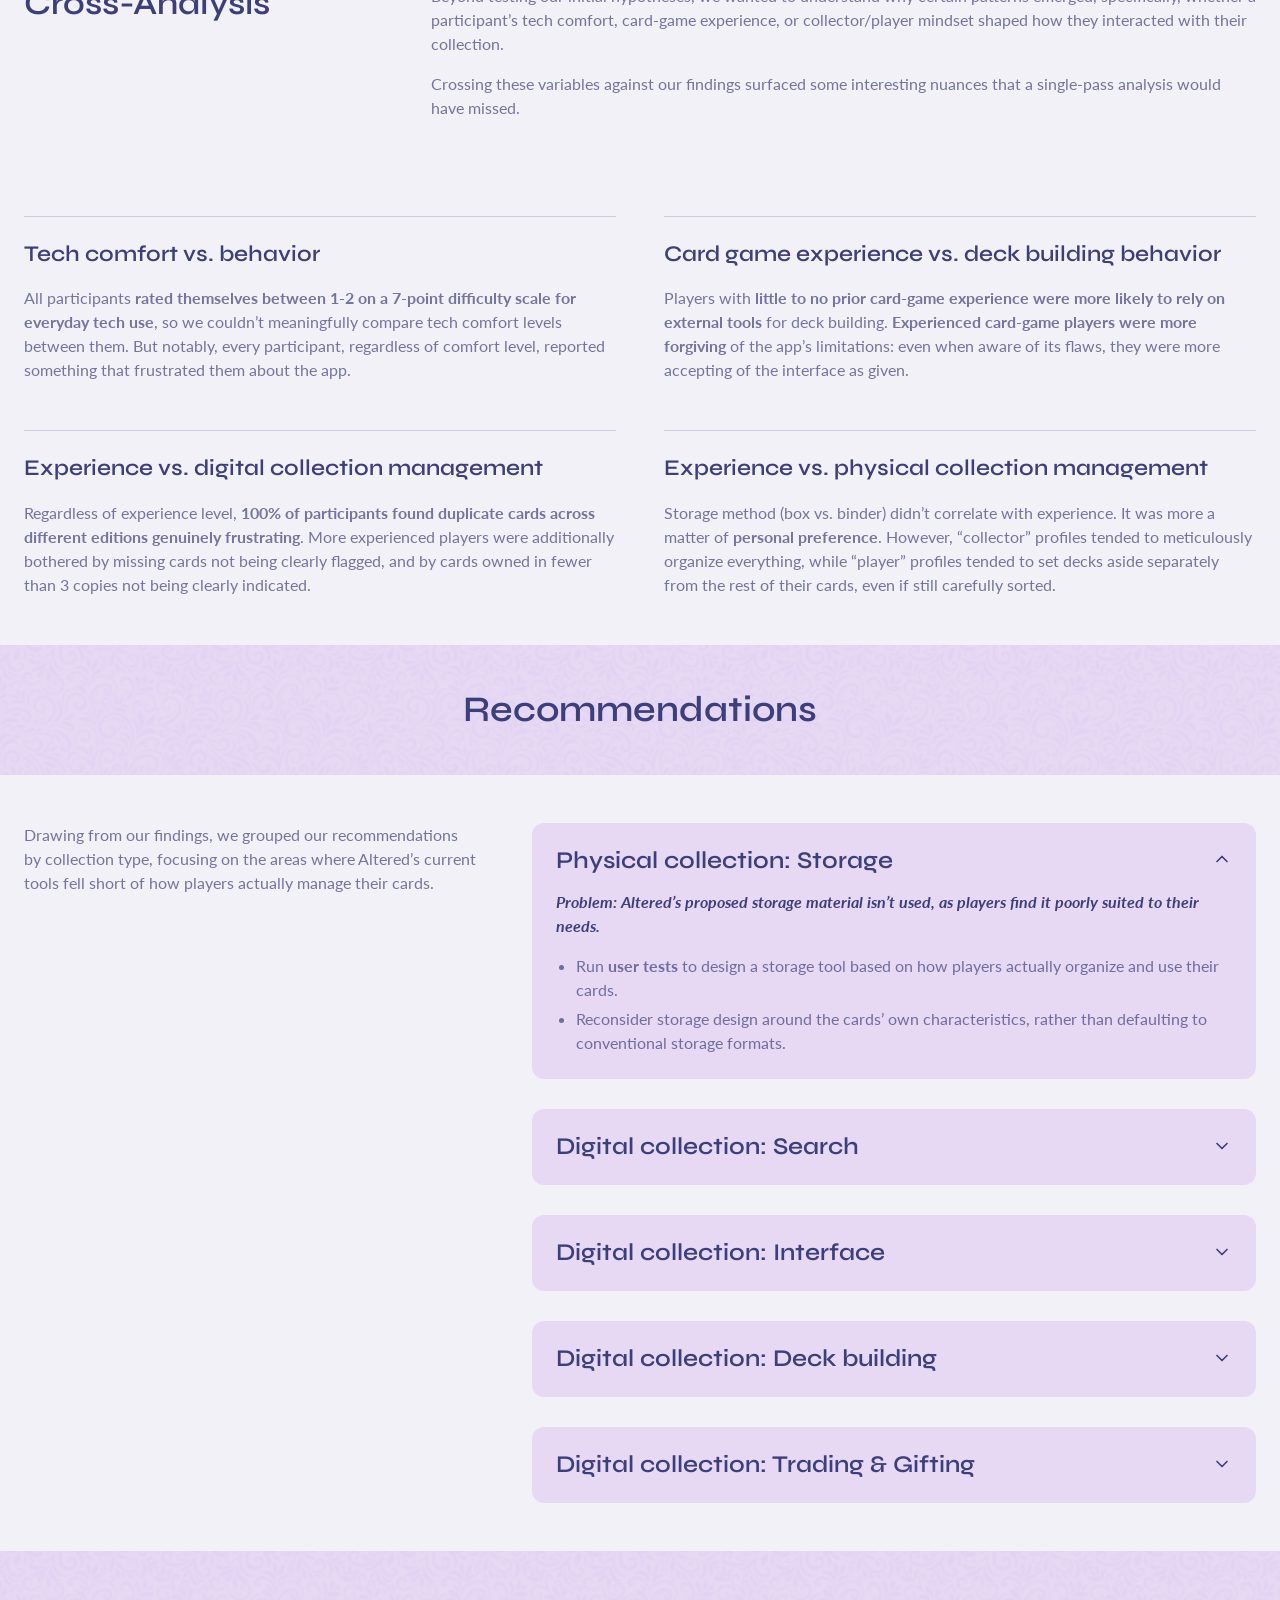
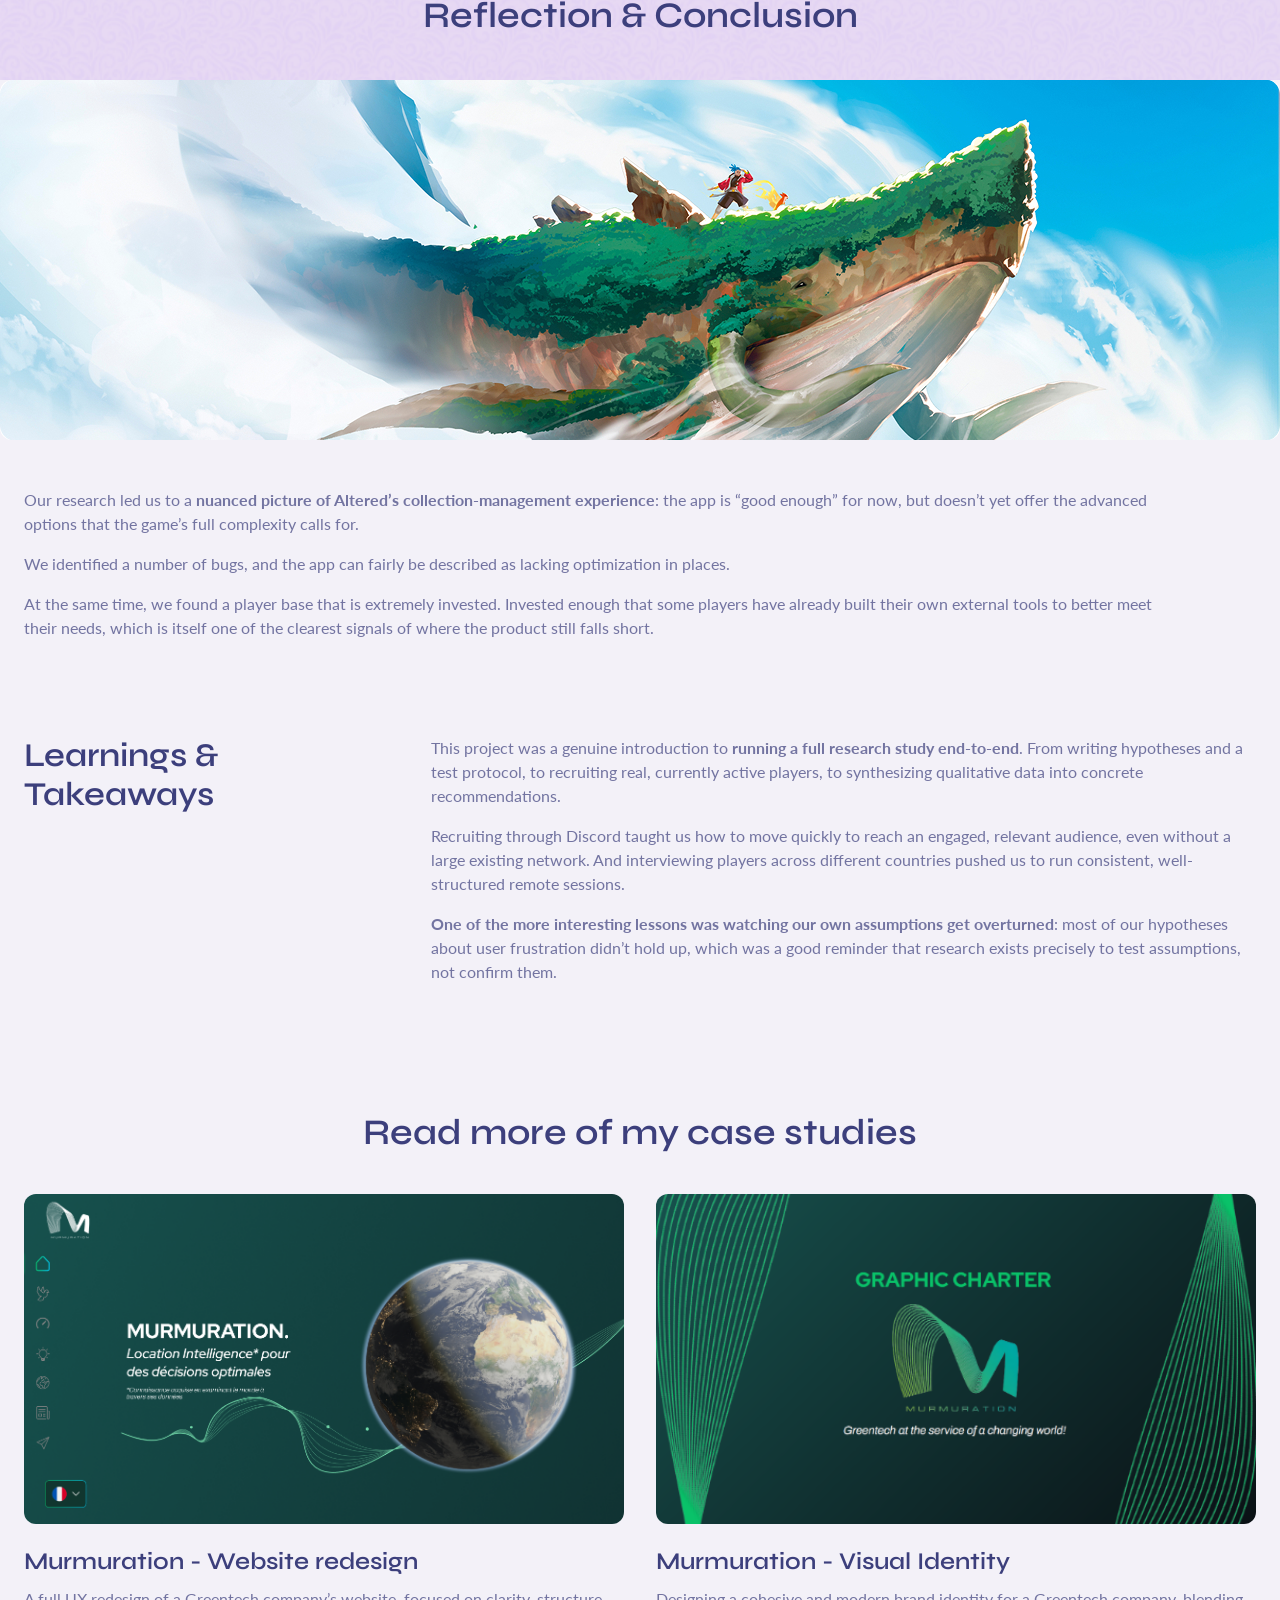
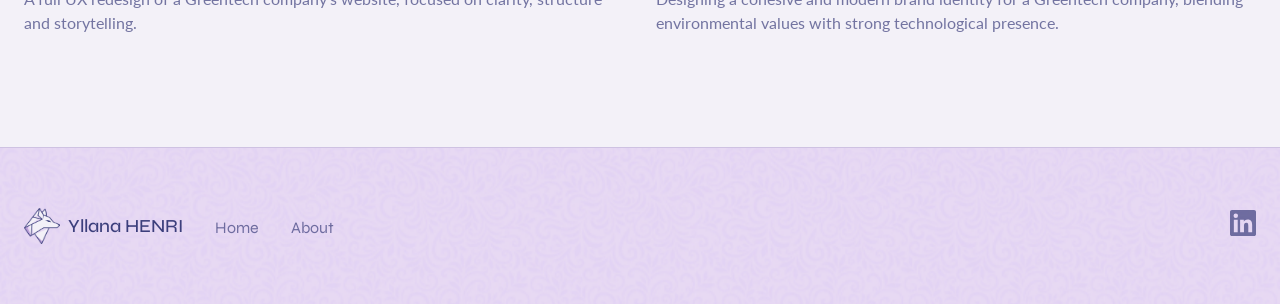
<file: projects/altered-ux-research.html>
<!DOCTYPE html>
<html lang="en">
<head>
  <meta charset="UTF-8">
  <meta name="viewport" content="width=device-width, initial-scale=1.0">
  <title>Altered UX Research – Yllana Henri, UI/UX Designer</title>
  <meta name="description" content="UX Research case study: how players of the phygital trading card game Altered manage their card collections, from hypotheses and interviews to recommendations.">

  <!-- Fonts: Syne (titles) + Lato (text) -->
  <link rel="preconnect" href="https://fonts.googleapis.com">
  <link rel="preconnect" href="https://fonts.gstatic.com" crossorigin>
  <link href="https://fonts.googleapis.com/css2?family=Lato:ital,wght@0,400;0,700;1,400;1,700&family=Syne:wght@500;600;700&display=swap" rel="stylesheet">

  <link rel="stylesheet" href="../css/style.css">
  <!-- "defer" = the scripts run once the page is loaded -->
  <script src="../js/main.js" defer></script>
  <script src="../js/case-study.js" defer></script>
</head>
<body>

  <!-- ============ NAVIGATION (fixed at the top) ============ -->
  <header class="site-header" id="site-header">
    <nav class="nav container" aria-label="Main navigation">
      <a href="../index.html" class="nav__logo" aria-label="Yllana Henri – Home">
        <img src="../images/Logo_Kitsu.png" alt="" width="44" height="44">
      </a>

      <!-- Burger button, only visible on mobile -->
      <button class="nav__toggle" id="nav-toggle" aria-expanded="false" aria-controls="nav-menu">
        <span class="sr-only">Open menu</span>
        <span class="nav__toggle-bar"></span>
        <span class="nav__toggle-bar"></span>
        <span class="nav__toggle-bar"></span>
      </button>

      <ul class="nav__menu" id="nav-menu">
        <li><a href="../index.html" class="nav__link">Home</a></li>
        <li><a href="../about.html" class="nav__link">About</a></li>
        <li><a href="../resume.pdf" class="btn btn--secondary" target="_blank" rel="noopener">Resume</a></li>
      </ul>
    </nav>
  </header>

  <!-- cs--flat: no mockup hanging below the hero -->
  <main class="cs cs--flat">

    <!-- ============ HERO (full illustration, no mockup) ============ -->
    <!-- The background image is set in css/style.css, in ".cs-hero--altered" -->
    <section class="cs-hero cs-hero--cover cs-hero--altered">
      <div class="container cs-hero__inner">
        <h1 class="cs-hero__title">Altered - UX Research</h1>
        <ul class="tags tags--hero" aria-label="Project tags">
          <li class="tag">UX Research</li>
          <li class="tag">Interviews</li>
          <li class="tag">Qualitative Analysis</li>
          <li class="tag">Insight Synthesis</li>
        </ul>
      </div>
    </section>

    <!-- ============ OVERVIEW ============ -->
    <section class="container cs-block cs-overview" aria-labelledby="overview-title">
      <div class="cs-overview__intro">
        <h2 id="overview-title" class="cs-title">Overview</h2>
        <p>Altered® is a <strong>phygital trading card game</strong>, launched in September 2024, that links a physical card collection to a digital app.</p>
        <p>As part of our <strong>UX Research coursework</strong>, my classmate and I chose to investigate how players actually <strong>manage their card collections across both formats</strong>, physical and digital, and how that connects to deck-building, a closely related activity.</p>
        <p><strong>This case study focuses on the research process</strong>: from hypotheses and interviews to synthesis and recommendations.</p>
      </div>

      <div class="cs-summary">
        <div class="cs-summary__item">
          <h3 class="cs-label-title">Role</h3>
          <p>UX Researcher (paired with equal responsibilities; interviews, recruitment, protocol design, data analysis, and recommendations were fully shared with my classmate)</p>
        </div>
        <div class="cs-summary__item">
          <h3 class="cs-label-title">Timeline</h3>
          <p>2 weeks</p>
        </div>
        <div class="cs-summary__item">
          <h3 class="cs-label-title">Context</h3>
          <p>Academic project for the UX Research course at École Supérieure du Digital (ESD)</p>
        </div>
      </div>
    </section>

    <!-- Everything inside .cs-body keeps the stepper stuck under the nav -->
    <div class="cs-body">

      <!-- ============ STEPPER (sticky, highlights the current step) ============ -->
      <nav class="stepper" aria-label="Case study steps">
        <ol class="stepper__list container">
          <li class="stepper__item">
            <a href="#context" class="stepper__link">
              <span class="stepper__icon"><svg viewBox="0 0 24 24" aria-hidden="true"><circle cx="11" cy="11" r="7"/><path d="m20 20-3.5-3.5"/></svg></span>
              <span class="stepper__label">Context &amp; Hypothesis</span>
            </a>
          </li>
          <li class="stepper__item">
            <a href="#recruitment" class="stepper__link">
              <span class="stepper__icon"><svg viewBox="0 0 24 24" aria-hidden="true"><circle cx="9" cy="8" r="3.5"/><path d="M2.5 20c0-3.6 2.9-6 6.5-6s6.5 2.4 6.5 6M16 4.7a3.5 3.5 0 0 1 0 6.6M18.5 14.5c1.9.8 3 2.8 3 5.5"/></svg></span>
              <span class="stepper__label">Recruitment</span>
            </a>
          </li>
          <li class="stepper__item">
            <a href="#findings" class="stepper__link">
              <span class="stepper__icon"><svg viewBox="0 0 24 24" aria-hidden="true"><path d="M15 14c.2-1 .7-1.7 1.5-2.5 1-.9 1.5-2.2 1.5-3.5A6 6 0 0 0 6 8c0 1 .2 2.2 1.5 3.5.7.7 1.3 1.5 1.5 2.5M9 18h6M10 21h4"/></svg></span>
              <span class="stepper__label">Findings</span>
            </a>
          </li>
          <li class="stepper__item">
            <a href="#recommendations" class="stepper__link">
              <span class="stepper__icon"><svg viewBox="0 0 24 24" aria-hidden="true"><path d="M3 10v4h3l6 4V6l-6 4H3zM16 9a4 4 0 0 1 0 6M19 6.5a8 8 0 0 1 0 11"/></svg></span>
              <span class="stepper__label">Recommendations</span>
            </a>
          </li>
          <li class="stepper__item">
            <a href="#conclusion" class="stepper__link">
              <span class="stepper__icon"><svg viewBox="0 0 24 24" aria-hidden="true"><circle cx="12" cy="12" r="3"/><path d="M19.4 15a1.7 1.7 0 0 0 .3 1.8l.1.1a2 2 0 1 1-2.8 2.8l-.1-.1a1.7 1.7 0 0 0-1.8-.3 1.7 1.7 0 0 0-1 1.5V21a2 2 0 1 1-4 0v-.1a1.7 1.7 0 0 0-1.1-1.5 1.7 1.7 0 0 0-1.8.3l-.1.1a2 2 0 1 1-2.8-2.8l.1-.1a1.7 1.7 0 0 0 .3-1.8 1.7 1.7 0 0 0-1.5-1H3a2 2 0 1 1 0-4h.1a1.7 1.7 0 0 0 1.5-1.1 1.7 1.7 0 0 0-.3-1.8l-.1-.1a2 2 0 1 1 2.8-2.8l.1.1a1.7 1.7 0 0 0 1.8.3H9a1.7 1.7 0 0 0 1-1.5V3a2 2 0 1 1 4 0v.1a1.7 1.7 0 0 0 1 1.5 1.7 1.7 0 0 0 1.8-.3l.1-.1a2 2 0 1 1 2.8 2.8l-.1.1a1.7 1.7 0 0 0-.3 1.8V9a1.7 1.7 0 0 0 1.5 1H21a2 2 0 1 1 0 4h-.1a1.7 1.7 0 0 0-1.5 1z"/></svg></span>
              <span class="stepper__label">Reflection &amp; Conclusion</span>
            </a>
          </li>
        </ol>
      </nav>

      <!-- ============ 1. CONTEXT & HYPOTHESIS ============ -->
      <section id="context" class="cs-step" aria-labelledby="context-title">
        <div class="banner">
          <h2 id="context-title" class="banner__title">Context &amp; Hypothesis</h2>
        </div>

        <div class="cs-wide-image">
          <img src="../images/Altered/context.jpg" alt="" loading="lazy">
        </div>

        <div class="container cs-block">
          <p class="cs-text-wide">Altered’s <strong>phygital model is still new</strong>, and its approach to helping players manage a collection across two formats hadn’t been closely studied. We wanted to understand whether this dual system created friction, confusion, or whether players found real value in it.</p>

          <h3 class="cs-subtitle">Hypothesis</h3>
          <p class="cs-text-wide">We defined five hypotheses to guide our research, each paired with measurable indicators:</p>

          <ul class="cs-hypotheses">
            <li class="cs-hypothesis">
              <span class="cs-hypothesis__label">Hypothesis 1</span>
              <p>A <strong>mismatch</strong> between physical and digital cards may cause users to <strong>lose track</strong> of their own collection.</p>
            </li>
            <li class="cs-hypothesis">
              <span class="cs-hypothesis__label">Hypothesis 2</span>
              <p><strong>Finding a specific card</strong>, either in the physical or digital collection, may be difficult.</p>
            </li>
            <li class="cs-hypothesis">
              <span class="cs-hypothesis__label">Hypothesis 3</span>
              <p>Users may be <strong>demotivated by the sheer number</strong> of cards to manage.</p>
            </li>
            <li class="cs-hypothesis">
              <span class="cs-hypothesis__label">Hypothesis 4</span>
              <p>Altered’s proposed storage method <strong>may not actually help</strong> players manage their collection.</p>
            </li>
            <li class="cs-hypothesis">
              <span class="cs-hypothesis__label">Hypothesis 5</span>
              <p>The <strong>phygital aspect may attract new players</strong> specifically because of its “modern” and “innovative” feel.</p>
            </li>
          </ul>
        </div>
      </section>

      <!-- ============ 2. RECRUITMENT ============ -->
      <section id="recruitment" class="cs-step" aria-labelledby="recruitment-title">
        <div class="banner">
          <h2 id="recruitment-title" class="banner__title">Recruitment</h2>
        </div>

        <div class="container cs-block cs-logo-split">
          <div class="cs-logo-split__logo">
            <img src="../images/Altered/discord.png" alt="Discord" loading="lazy">
          </div>
          <div>
            <p>We recruited participants directly from <strong>Altered’s official Discord community</strong>. It was the fastest way to reach active, engaged players and make our call for participants clearly visible.</p>
            <p>Of the <strong>10 participants</strong> that answered our call, one was interviewed in person (our professor, an Altered player himself); the rest were remote, since participants were located <strong>across France and one in Quebec</strong>.</p>
          </div>
        </div>

        <div class="container cs-block cs-split cs-split--top">
          <div class="cs-split__text">
            <h3 class="cs-label-title">Who we talked to</h3>
            <p>All 10 participants were <strong>men aged 18-54</strong>, with a wide range of life contexts and play styles: <strong>students</strong> on a tight budget, <strong>fathers</strong> who played with their spouse and children, <strong>casual players</strong>, and <strong>dedicated collectors</strong>. Most were based in France; one was in Quebec.</p>

            <h3 class="cs-label-title cs-label-title--spaced">Test format</h3>
            <p>Each session lasted between <strong>40 minutes and 1h30 and followed a 3-step structure</strong>:</p>
            <p>An <strong>introductory interview</strong> (5-10 min) covering tech comfort level and card-game experience, <strong>scenario-based user tests</strong> (30-40 min covering physical card management, digital card management, and deck building), and a <strong>closing interview with open-ended questions</strong> (it was supposed to last 10-20 min but it was at this moment that we often ended up engaging in very interesting conversations with the participants, diving deeper into their visions of the game and feedback).</p>
          </div>

          <figure class="cs-split__media">
            <!-- PDF reader: put your file in /docs and update BOTH paths below (iframe src + full screen link) -->
            <div class="prototype prototype--pdf">
              <iframe src="../docs/altered-research-protocol.pdf#view=FitH" title="Research protocol of the Altered UX Research study (PDF)" loading="lazy"></iframe>
              <a href="../docs/altered-research-protocol.pdf" class="prototype__fullscreen" target="_blank" rel="noopener">
                <svg viewBox="0 0 24 24" aria-hidden="true"><path d="M15 3h6v6M9 21H3v-6M21 3l-7 7M3 21l7-7"/></svg>
                <span class="prototype__fullscreen-label">Full screen</span>
              </a>
            </div>
            <!-- Some phones can't show a PDF inside the page: this link always works -->
            <figcaption class="cs-caption">Can’t see the document? <a href="../docs/altered-research-protocol.pdf" target="_blank" rel="noopener" class="cs-link">Open the PDF</a></figcaption>
          </figure>
        </div>
      </section>

      <!-- ============ 3. FINDINGS ============ -->
      <section id="findings" class="cs-step" aria-labelledby="findings-title">
        <div class="banner">
          <h2 id="findings-title" class="banner__title">Findings</h2>
        </div>

        <div class="container cs-block cs-accordion-split">
          <div>
            <h3 class="cs-subtitle">Hypothesis check</h3>
            <p>After conducting all 10 interviews, we went back through our five initial hypotheses to see which held up against what players actually told us.</p>
            <p>Interestingly, <strong>most of our assumptions about user frustration didn’t hold</strong>. Indeed, players turned out to be <strong>far more resourceful and at ease</strong> with managing a phygital collection than we expected. The two hypotheses that were confirmed pointed less to confusion, and more to Altered’s own tools not quite matching how players already organize their collections.</p>
            <p>Below is what we found for each hypothesis, illustrated with real feedback from participants.</p>
          </div>

          <!-- <details> = dropdowns: several can be open at the same time.
               Add or remove "open" to choose which ones are open when the page loads. -->
          <div class="accordions">
            <details class="accordion" open>
              <summary class="accordion__summary">
                <span class="accordion__heading">
                  <span class="accordion__eyebrow">Hypothesis 1</span>
                  <h4 class="accordion__title">Mismatch between physical and digital collections</h4>
                </span>
                <svg class="accordion__chevron" viewBox="0 0 24 24" aria-hidden="true"><path d="m6 9 6 6 6-6"/></svg>
              </summary>
              <div class="accordion__body">
                <p><strong>Result:</strong> <em>Not confirmed</em>. Participants didn’t feel particularly disturbed by the phygital aspect of the game. When it came to gifting or trading cards, most relied on external tools like Excel or Google Sheets to track their collection rather than feeling lost.</p>
                <p class="accordion__quote">“It’s great to have your collection in the app, but it still lacks some tracking.”</p>
              </div>
            </details>

            <details class="accordion">
              <summary class="accordion__summary">
                <span class="accordion__heading">
                  <span class="accordion__eyebrow">Hypothesis 2</span>
                  <h4 class="accordion__title">Difficulty finding a specific card</h4>
                </span>
                <svg class="accordion__chevron" viewBox="0 0 24 24" aria-hidden="true"><path d="m6 9 6 6 6-6"/></svg>
              </summary>
              <div class="accordion__body">
                <p><strong>Result:</strong> <em>Not confirmed</em>. Participants knew their collections very well and could easily locate cards, whether physical or digital.</p>
                <p class="accordion__quote">“To find a physical card, I know my binder well, so I search by hand directly.”</p>
              </div>
            </details>

            <details class="accordion">
              <summary class="accordion__summary">
                <span class="accordion__heading">
                  <span class="accordion__eyebrow">Hypothesis 3</span>
                  <h4 class="accordion__title">Demotivation from managing card quantity</h4>
                </span>
                <svg class="accordion__chevron" viewBox="0 0 24 24" aria-hidden="true"><path d="m6 9 6 6 6-6"/></svg>
              </summary>
              <div class="accordion__body">
                <p><strong>Result:</strong> <em>Not confirmed</em>. Users weren’t demotivated at all. Some genuinely enjoyed the collecting aspect, while others simply lent or gave away cards they no longer needed.</p>
                <p class="accordion__quote">“I have one binder for uniques and the rest in other binders. I’m planning to buy new binders for new sets, with one binder per set!”</p>
              </div>
            </details>

            <details class="accordion">
              <summary class="accordion__summary">
                <span class="accordion__heading">
                  <span class="accordion__eyebrow">Hypothesis 4</span>
                  <h4 class="accordion__title">Altered’s storage method doesn’t help collection management</h4>
                </span>
                <svg class="accordion__chevron" viewBox="0 0 24 24" aria-hidden="true"><path d="m6 9 6 6 6-6"/></svg>
              </summary>
              <div class="accordion__body">
                <p><strong>Result:</strong> <em>Confirmed</em>. Users don’t use Altered’s proposed storage solutions, finding them too expensive and poorly suited to their collection. They prefer external storage like boxes or binders that better match their needs.</p>
                <p class="accordion__quote">“I bought a binder made by Altered, but I found it wasn’t suited… you can’t even store a full set because there isn’t enough room.”</p>
              </div>
            </details>

            <details class="accordion">
              <summary class="accordion__summary">
                <span class="accordion__heading">
                  <span class="accordion__eyebrow">Hypothesis 5</span>
                  <h4 class="accordion__title">Phygital management attracts new players</h4>
                </span>
                <svg class="accordion__chevron" viewBox="0 0 24 24" aria-hidden="true"><path d="m6 9 6 6 6-6"/></svg>
              </summary>
              <div class="accordion__body">
                <p><strong>Result:</strong> <em>Confirmed</em>. Users genuinely like the phygital concept, especially for how it simplifies deck building. The bulk physical-card scanning feature was particularly well received.</p>
                <p class="accordion__quote">“I build my deck by hand first with my physical cards, and then scan them all at once to get my deck in the app!”</p>
              </div>
            </details>
          </div>
        </div>

        <!-- Cross-analysis: title on the left, text on the right -->
        <div class="container cs-block cs-side-title">
          <h3 class="cs-subtitle">Cross-Analysis</h3>
          <div>
            <p>Beyond testing our initial hypotheses, we wanted to understand why certain patterns emerged, specifically, whether a participant’s tech comfort, card-game experience, or collector/player mindset shaped how they interacted with their collection.</p>
            <p>Crossing these variables against our findings surfaced some interesting nuances that a single-pass analysis would have missed.</p>
          </div>
        </div>

        <div class="container cs-block cs-cols cs-cols--2">
          <article class="cs-col">
            <h4 class="cs-col__title">Tech comfort vs. behavior</h4>
            <p>All participants <strong>rated themselves between 1-2 on a 7-point difficulty scale for everyday tech use</strong>, so we couldn’t meaningfully compare tech comfort levels between them. But notably, every participant, regardless of comfort level, reported something that frustrated them about the app.</p>
          </article>
          <article class="cs-col">
            <h4 class="cs-col__title">Card game experience vs. deck building behavior</h4>
            <p>Players with <strong>little to no prior card-game experience were more likely to rely on external tools</strong> for deck building. <strong>Experienced card-game players were more forgiving</strong> of the app’s limitations: even when aware of its flaws, they were more accepting of the interface as given.</p>
          </article>
          <article class="cs-col">
            <h4 class="cs-col__title">Experience vs. digital collection management</h4>
            <p>Regardless of experience level, <strong>100% of participants found duplicate cards across different editions genuinely frustrating</strong>. More experienced players were additionally bothered by missing cards not being clearly flagged, and by cards owned in fewer than 3 copies not being clearly indicated.</p>
          </article>
          <article class="cs-col">
            <h4 class="cs-col__title">Experience vs. physical collection management</h4>
            <p>Storage method (box vs. binder) didn’t correlate with experience. It was more a matter of <strong>personal preference</strong>. However, “collector” profiles tended to meticulously organize everything, while “player” profiles tended to set decks aside separately from the rest of their cards, even if still carefully sorted.</p>
          </article>
        </div>
      </section>

      <!-- ============ 4. RECOMMENDATIONS ============ -->
      <section id="recommendations" class="cs-step" aria-labelledby="recommendations-title">
        <div class="banner">
          <h2 id="recommendations-title" class="banner__title">Recommendations</h2>
        </div>

        <div class="container cs-block cs-accordion-split">
          <div>
            <p>Drawing from our findings, we grouped our recommendations by collection type, focusing on the areas where Altered’s current tools fell short of how players actually manage their cards.</p>
          </div>

          <div class="accordions">
            <details class="accordion" open>
              <summary class="accordion__summary">
                <span class="accordion__heading">
                  <h3 class="accordion__title">Physical collection: Storage</h3>
                </span>
                <svg class="accordion__chevron" viewBox="0 0 24 24" aria-hidden="true"><path d="m6 9 6 6 6-6"/></svg>
              </summary>
              <div class="accordion__body">
                <p class="accordion__problem">Problem: Altered’s proposed storage material isn’t used, as players find it poorly suited to their needs.</p>
                <ul class="bullet-list">
                  <li>Run <strong>user tests</strong> to design a storage tool based on how players actually organize and use their cards.</li>
                  <li>Reconsider storage design around the cards’ own characteristics, rather than defaulting to conventional storage formats.</li>
                </ul>
              </div>
            </details>

            <details class="accordion">
              <summary class="accordion__summary">
                <span class="accordion__heading">
                  <h3 class="accordion__title">Digital collection: Search</h3>
                </span>
                <svg class="accordion__chevron" viewBox="0 0 24 24" aria-hidden="true"><path d="m6 9 6 6 6-6"/></svg>
              </summary>
              <div class="accordion__body">
                <p class="accordion__problem">Problem: Existing search functions don’t sufficiently help users find their cards.</p>
                <ul class="bullet-list">
                  <li>Offer more filters for advanced search.</li>
                  <li>Optimize sorting methods to avoid bugs and inconsistent display.</li>
                  <li>Support advanced search by effect or keyword, not just card name.</li>
                  <li>Make search less rigid, offering suggestions based on what the user types rather than exact matches only.</li>
                </ul>
              </div>
            </details>

            <details class="accordion">
              <summary class="accordion__summary">
                <span class="accordion__heading">
                  <h3 class="accordion__title">Digital collection: Interface</h3>
                </span>
                <svg class="accordion__chevron" viewBox="0 0 24 24" aria-hidden="true"><path d="m6 9 6 6 6-6"/></svg>
              </summary>
              <div class="accordion__body">
                <p class="accordion__problem">Problem: The collection’s interface doesn’t support easy visualization.</p>
                <ul class="bullet-list">
                  <li>Consolidate duplicate cards into a single grouped entry, rather than displaying each edition separately.</li>
                  <li>Let users choose if they wish to sort their cards by card name or by edition.</li>
                  <li>Reflect which cards are already owned directly within the display.</li>
                </ul>
              </div>
            </details>

            <details class="accordion">
              <summary class="accordion__summary">
                <span class="accordion__heading">
                  <h3 class="accordion__title">Digital collection: Deck building</h3>
                </span>
                <svg class="accordion__chevron" viewBox="0 0 24 24" aria-hidden="true"><path d="m6 9 6 6 6-6"/></svg>
              </summary>
              <div class="accordion__body">
                <p class="accordion__problem">Problem: Editing a decklist isn’t intuitive.</p>
                <ul class="bullet-list">
                  <li>Build a more complete onboarding flow for deck building.</li>
                  <li>Let users choose to build a deck using only cards they currently own.</li>
                  <li>Surface commonly used cards more prominently.</li>
                  <li>Improve online deck-copying, with support for importing multiple list formats.</li>
                </ul>
              </div>
            </details>

            <details class="accordion">
              <summary class="accordion__summary">
                <span class="accordion__heading">
                  <h3 class="accordion__title">Digital collection: Trading &amp; Gifting</h3>
                </span>
                <svg class="accordion__chevron" viewBox="0 0 24 24" aria-hidden="true"><path d="m6 9 6 6 6-6"/></svg>
              </summary>
              <div class="accordion__body">
                <p class="accordion__problem">Problem: The trade and gift function is unintuitive and impractical.</p>
                <ul class="bullet-list">
                  <li>Let users track their trade and gift history (incoming/outgoing).</li>
                  <li>Consider a dedicated platform for trading and gifting.</li>
                  <li>Remove limits on the number of gifts a user can send.</li>
                </ul>
              </div>
            </details>
          </div>
        </div>
      </section>

      <!-- ============ 5. REFLECTION & CONCLUSION ============ -->
      <section id="conclusion" class="cs-step" aria-labelledby="conclusion-title">
        <div class="banner">
          <h2 id="conclusion-title" class="banner__title">Reflection &amp; Conclusion</h2>
        </div>

        <div class="cs-wide-image">
          <img src="../images/Altered/conclusion.jpg" alt="" loading="lazy">
        </div>

        <div class="container cs-block">
          <div class="cs-text-wide">
            <p>Our research led us to a <strong>nuanced picture of Altered’s collection-management experience</strong>: the app is “good enough” for now, but doesn’t yet offer the advanced options that the game’s full complexity calls for.</p>
            <p>We identified a number of bugs, and the app can fairly be described as lacking optimization in places.</p>
            <p>At the same time, we found a player base that is extremely invested. Invested enough that some players have already built their own external tools to better meet their needs, which is itself one of the clearest signals of where the product still falls short.</p>
          </div>
        </div>

        <div class="container cs-block cs-side-title">
          <h3 class="cs-subtitle">Learnings &amp; Takeaways</h3>
          <div>
            <p>This project was a genuine introduction to <strong>running a full research study end-to-end</strong>. From writing hypotheses and a test protocol, to recruiting real, currently active players, to synthesizing qualitative data into concrete recommendations.</p>
            <p>Recruiting through Discord taught us how to move quickly to reach an engaged, relevant audience, even without a large existing network. And interviewing players across different countries pushed us to run consistent, well-structured remote sessions.</p>
            <p><strong>One of the more interesting lessons was watching our own assumptions get overturned</strong>: most of our hypotheses about user frustration didn’t hold up, which was a good reminder that research exists precisely to test assumptions, not confirm them.</p>
          </div>
        </div>
      </section>

    </div>

    <!-- ============ READ MORE (filled by js/case-study.js from the list of online case studies) ============ -->
    <section class="container cs-more" aria-labelledby="more-title">
      <h2 id="more-title" class="cs-more__title">Read more of my case studies</h2>
      <div class="slider slider--cards" data-slider aria-roledescription="carousel" aria-label="Other case studies">
        <div class="slider__stage">
          <button type="button" class="slider__arrow slider__arrow--prev" aria-label="Previous case studies"><svg viewBox="0 0 24 24" aria-hidden="true"><path d="M19 12H5M11 18l-6-6 6-6"/></svg></button>
          <div class="slider__track" id="more-case-studies" data-current="altered-ux-research" data-root="../"></div>
          <button type="button" class="slider__arrow slider__arrow--next" aria-label="Next case studies"><svg viewBox="0 0 24 24" aria-hidden="true"><path d="M5 12h14M13 6l6 6-6 6"/></svg></button>
        </div>
        <div class="slider__dots"></div>
      </div>
    </section>

  </main>

  <!-- ============ FOOTER ============ -->
  <footer class="site-footer">
    <div class="container site-footer__inner">
      <div class="site-footer__left">
        <a href="../index.html" class="site-footer__brand">
          <img src="../images/Logo_Kitsu.png" alt="" width="36" height="36">
          <span>Yllana HENRI</span>
        </a>
        <ul class="site-footer__links">
          <li><a href="../index.html">Home</a></li>
          <li><a href="../about.html">About</a></li>
        </ul>
      </div>
      <!-- Replace the href with your LinkedIn profile URL -->
      <a href="https://www.linkedin.com/in/your-profile" class="site-footer__social" target="_blank" rel="noopener" aria-label="LinkedIn">
        <svg width="26" height="26" viewBox="0 0 24 24" fill="currentColor" aria-hidden="true">
          <path d="M20.45 20.45h-3.56v-5.57c0-1.33-.02-3.04-1.85-3.04-1.86 0-2.14 1.45-2.14 2.94v5.67H9.34V9h3.42v1.56h.05c.48-.9 1.64-1.85 3.37-1.85 3.6 0 4.27 2.37 4.27 5.46v6.28zM5.34 7.43a2.06 2.06 0 1 1 0-4.13 2.06 2.06 0 0 1 0 4.13zM7.12 20.45H3.56V9h3.56v11.45zM22.22 0H1.77C.79 0 0 .77 0 1.73v20.54C0 23.23.79 24 1.77 24h20.45c.98 0 1.78-.77 1.78-1.73V1.73C24 .77 23.2 0 22.22 0z"/>
        </svg>
      </a>
    </div>
  </footer>

</body>
</html>
</file>
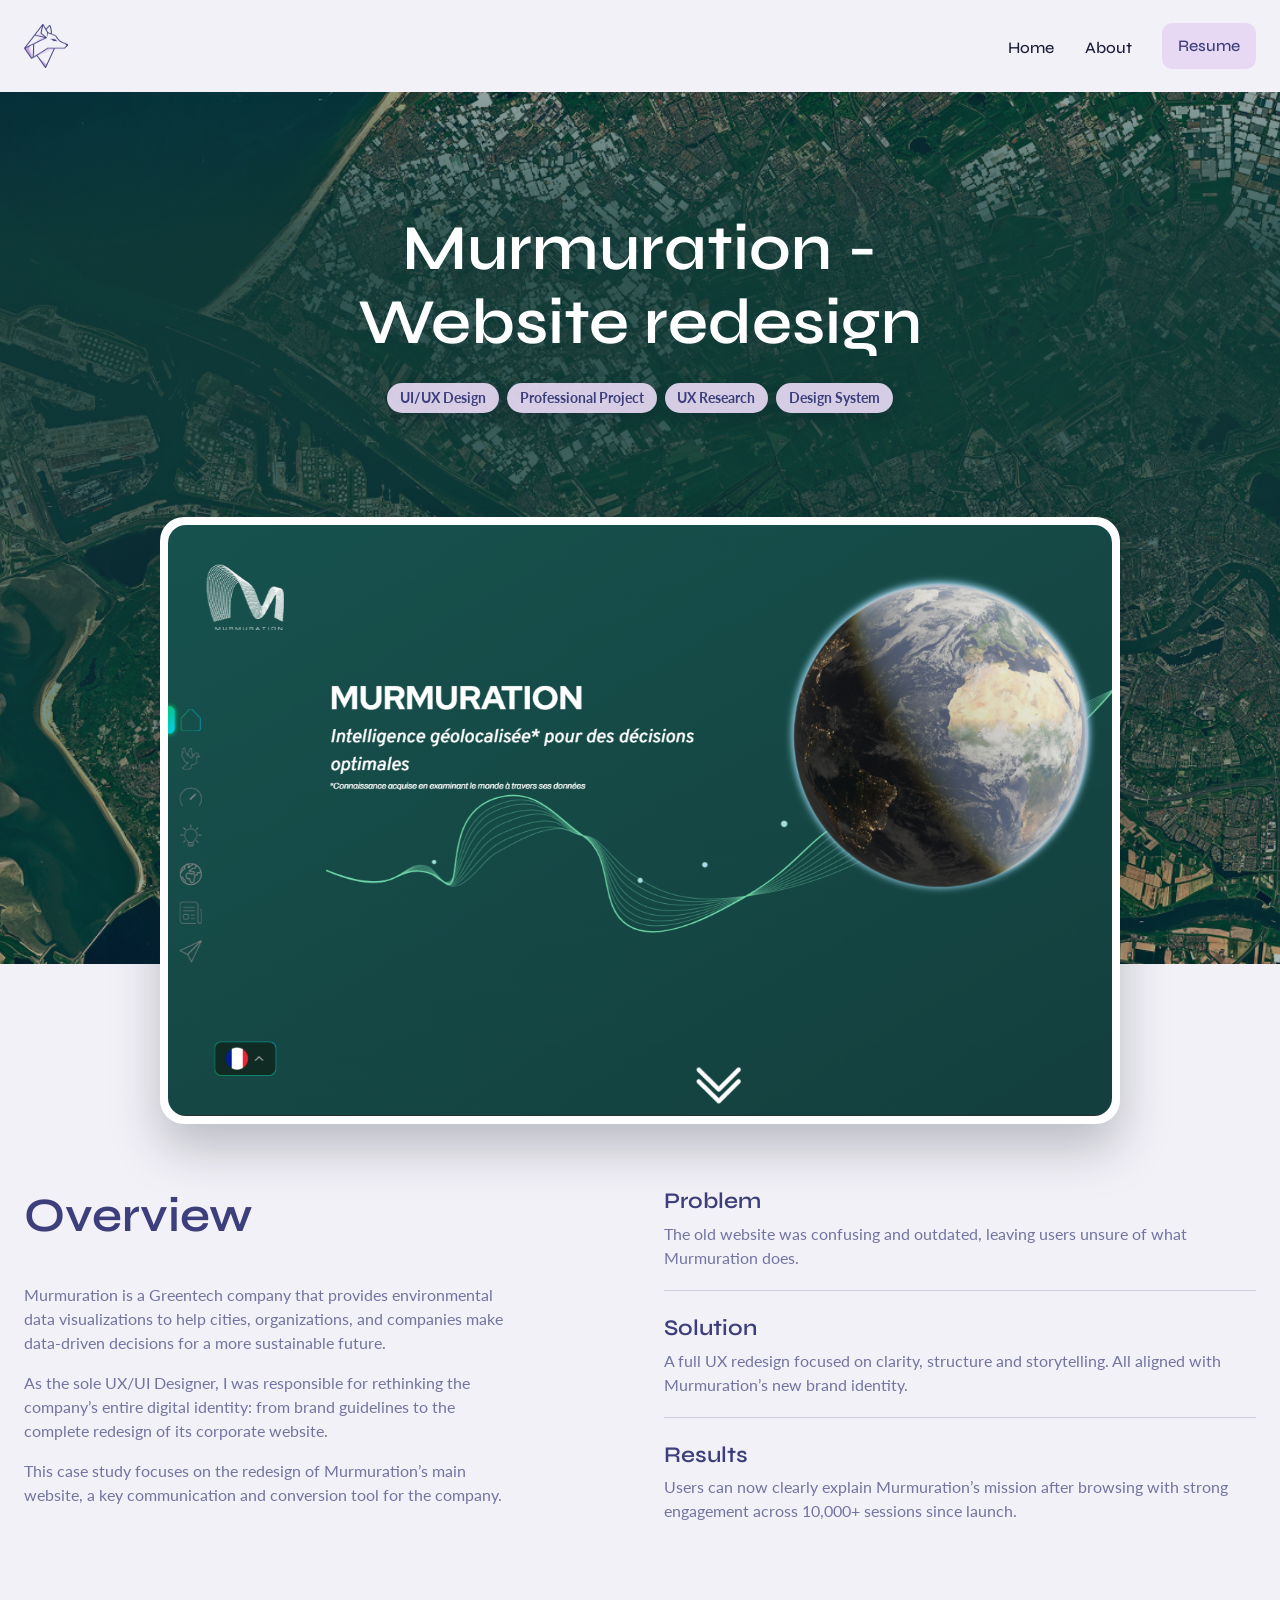
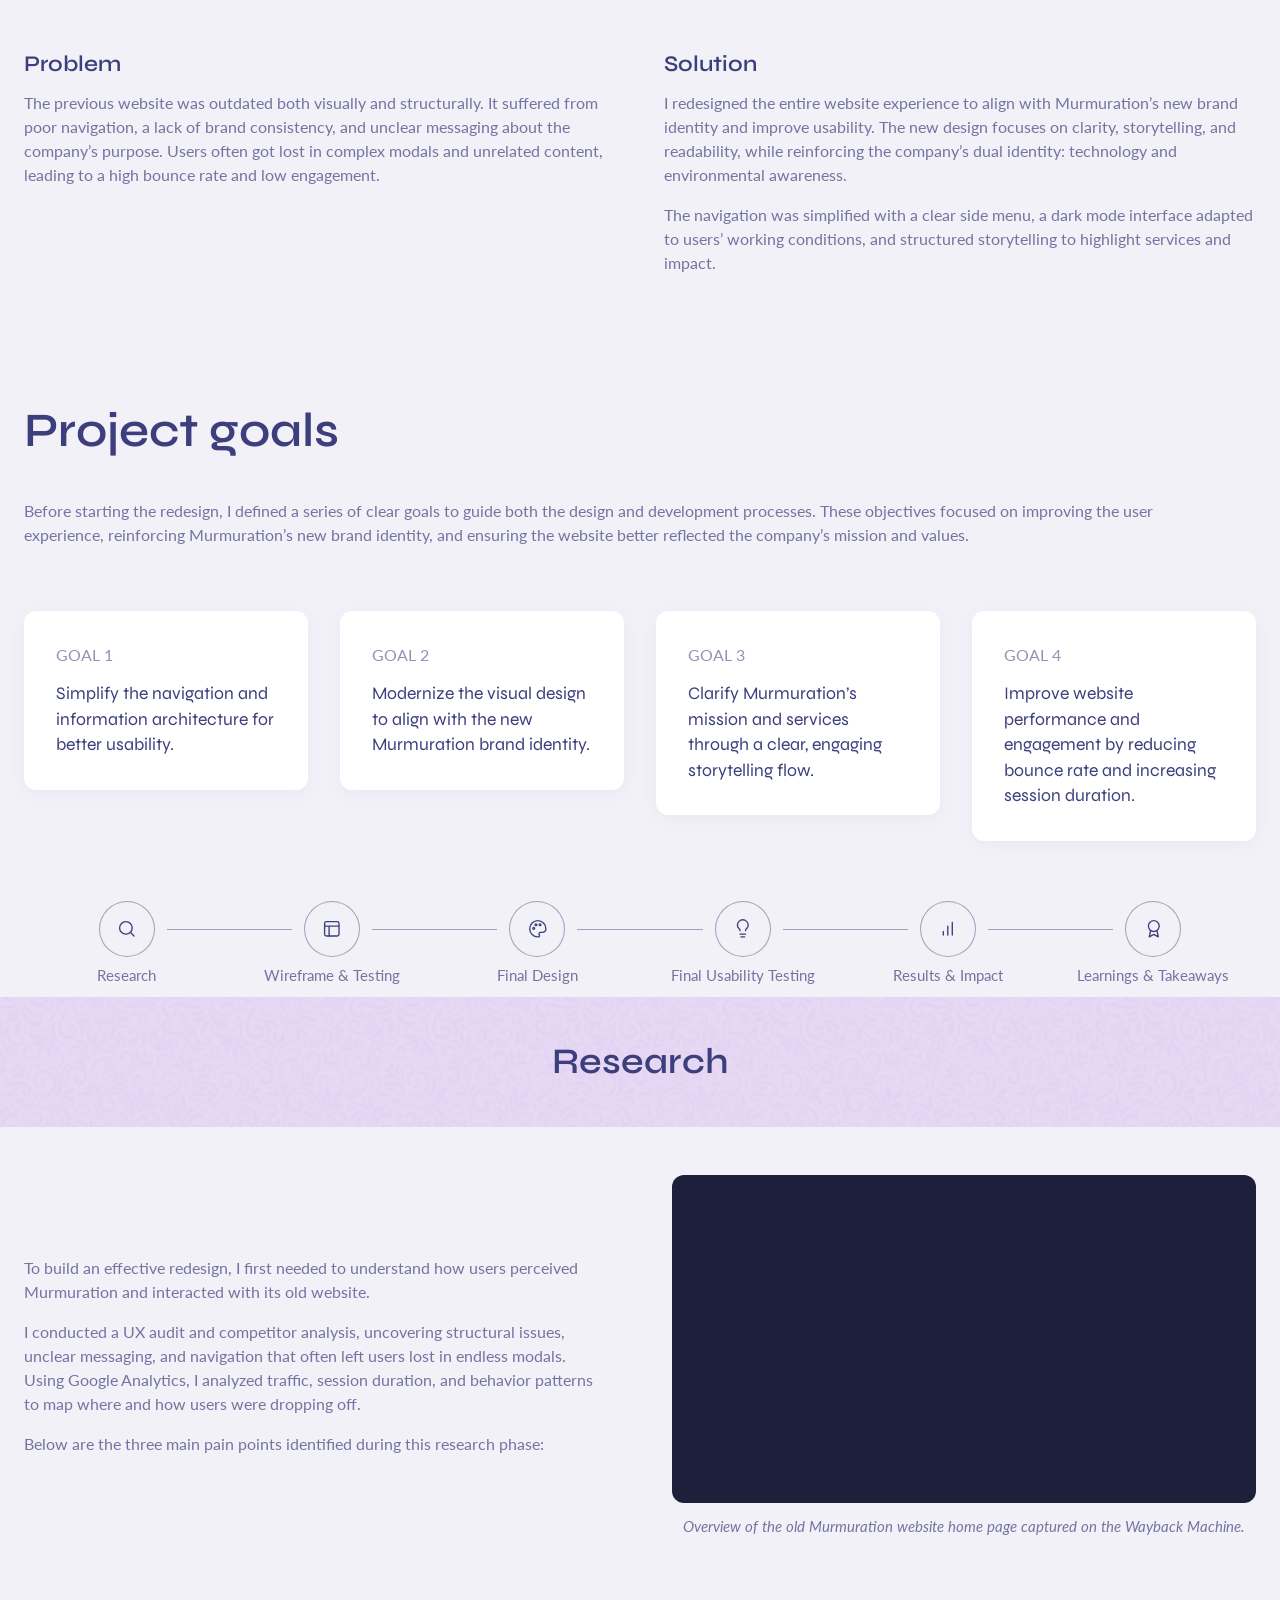
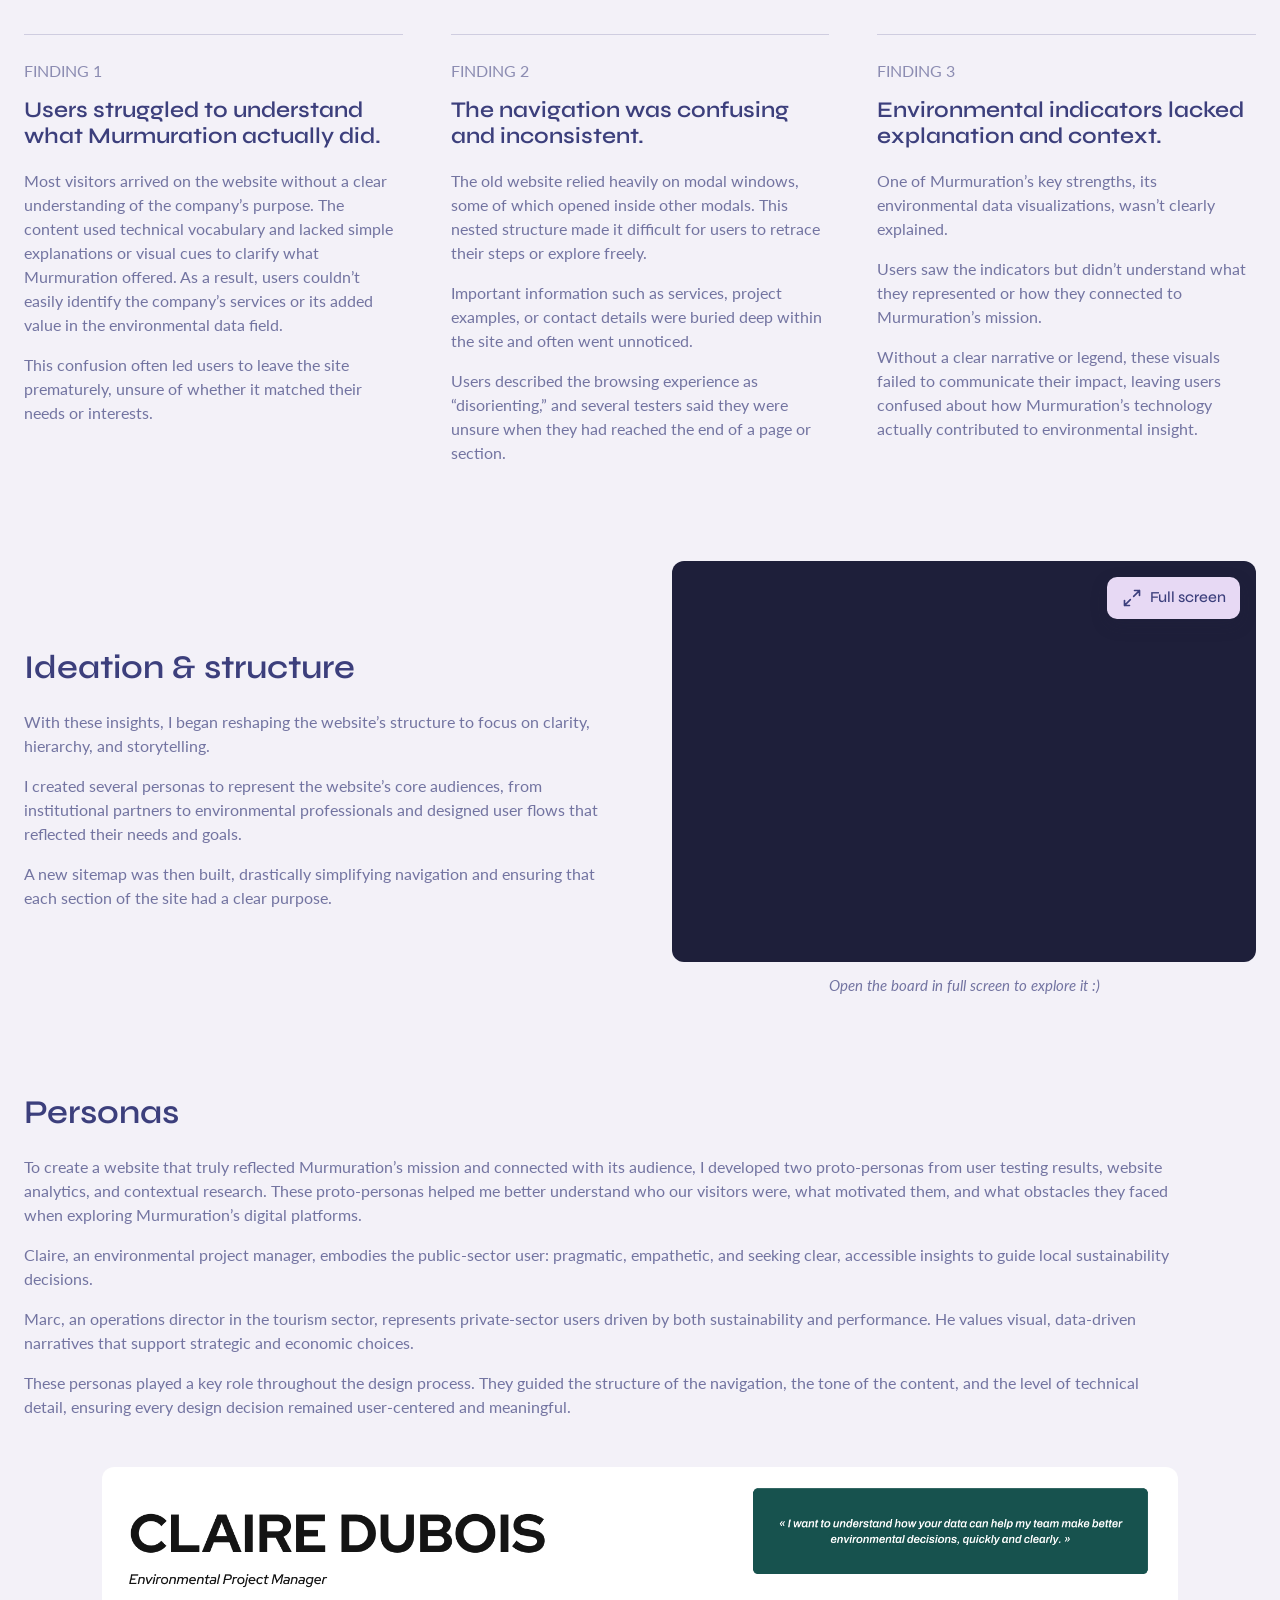
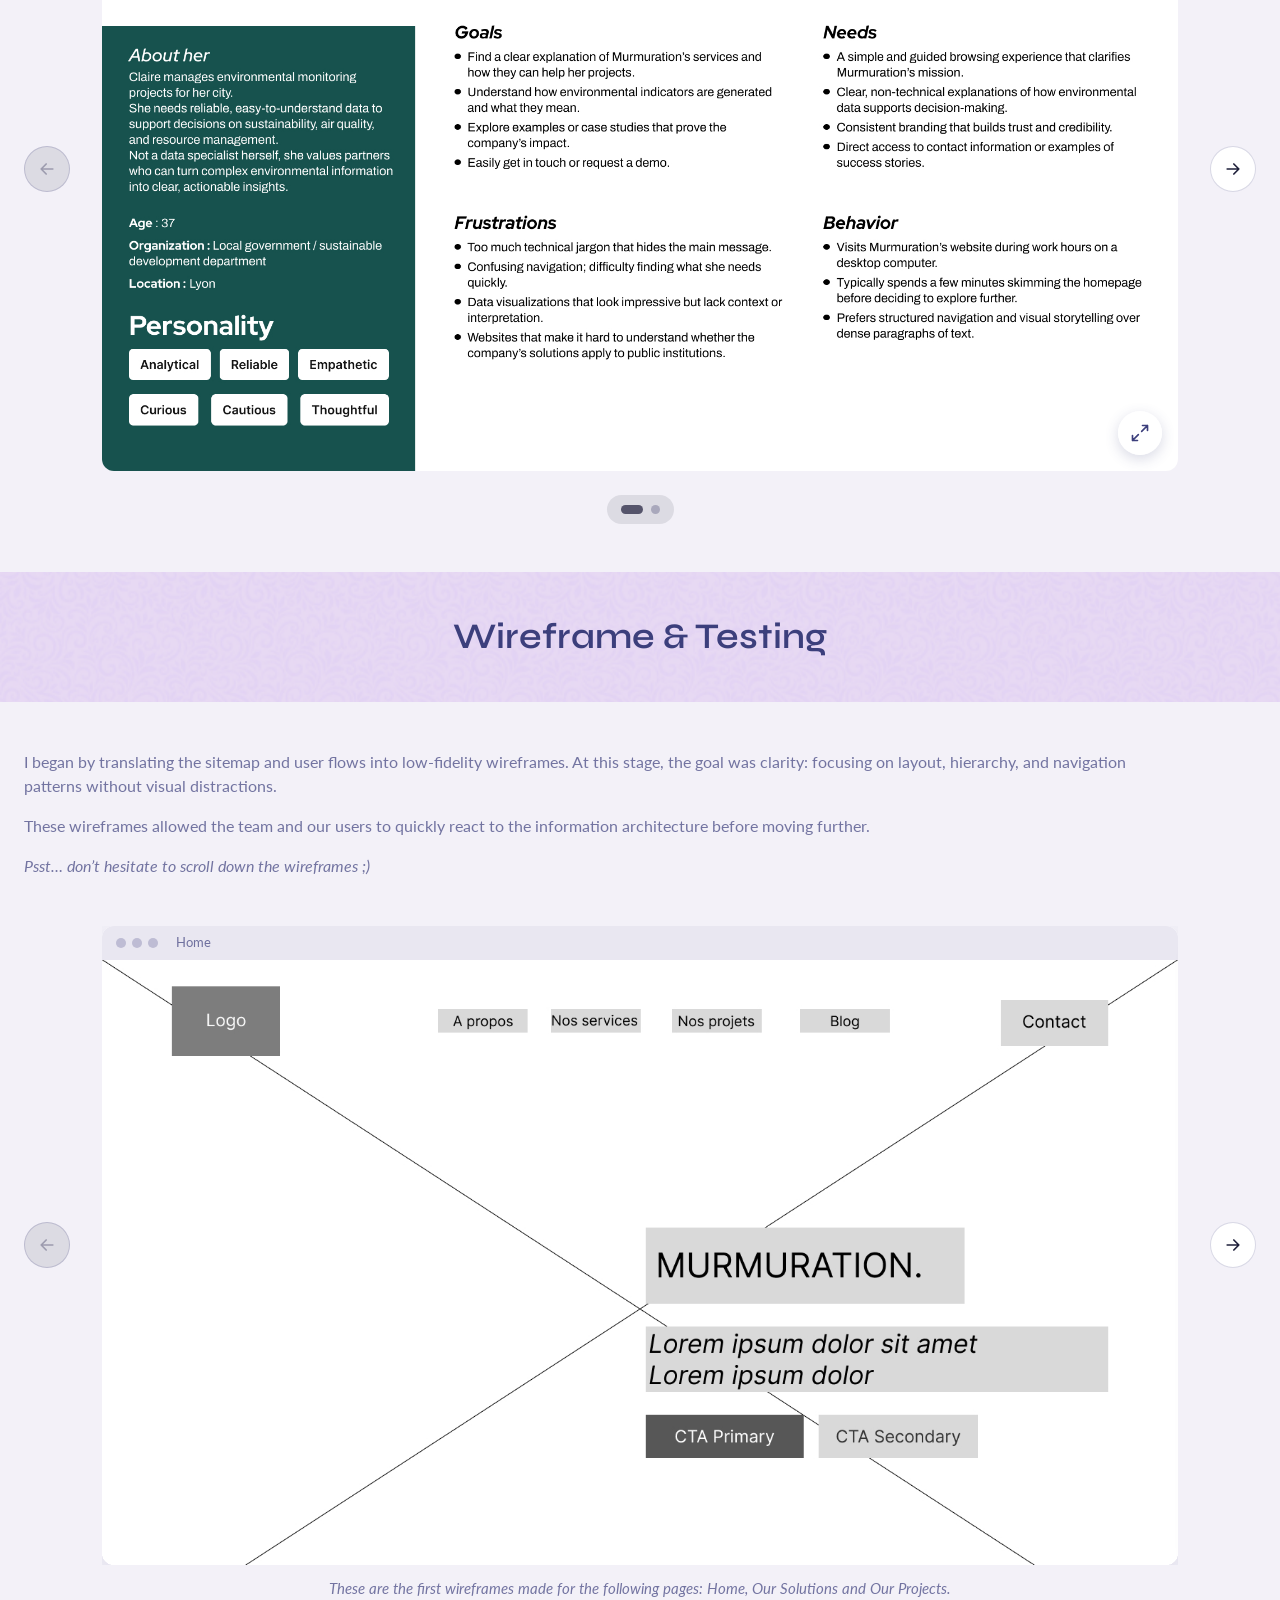
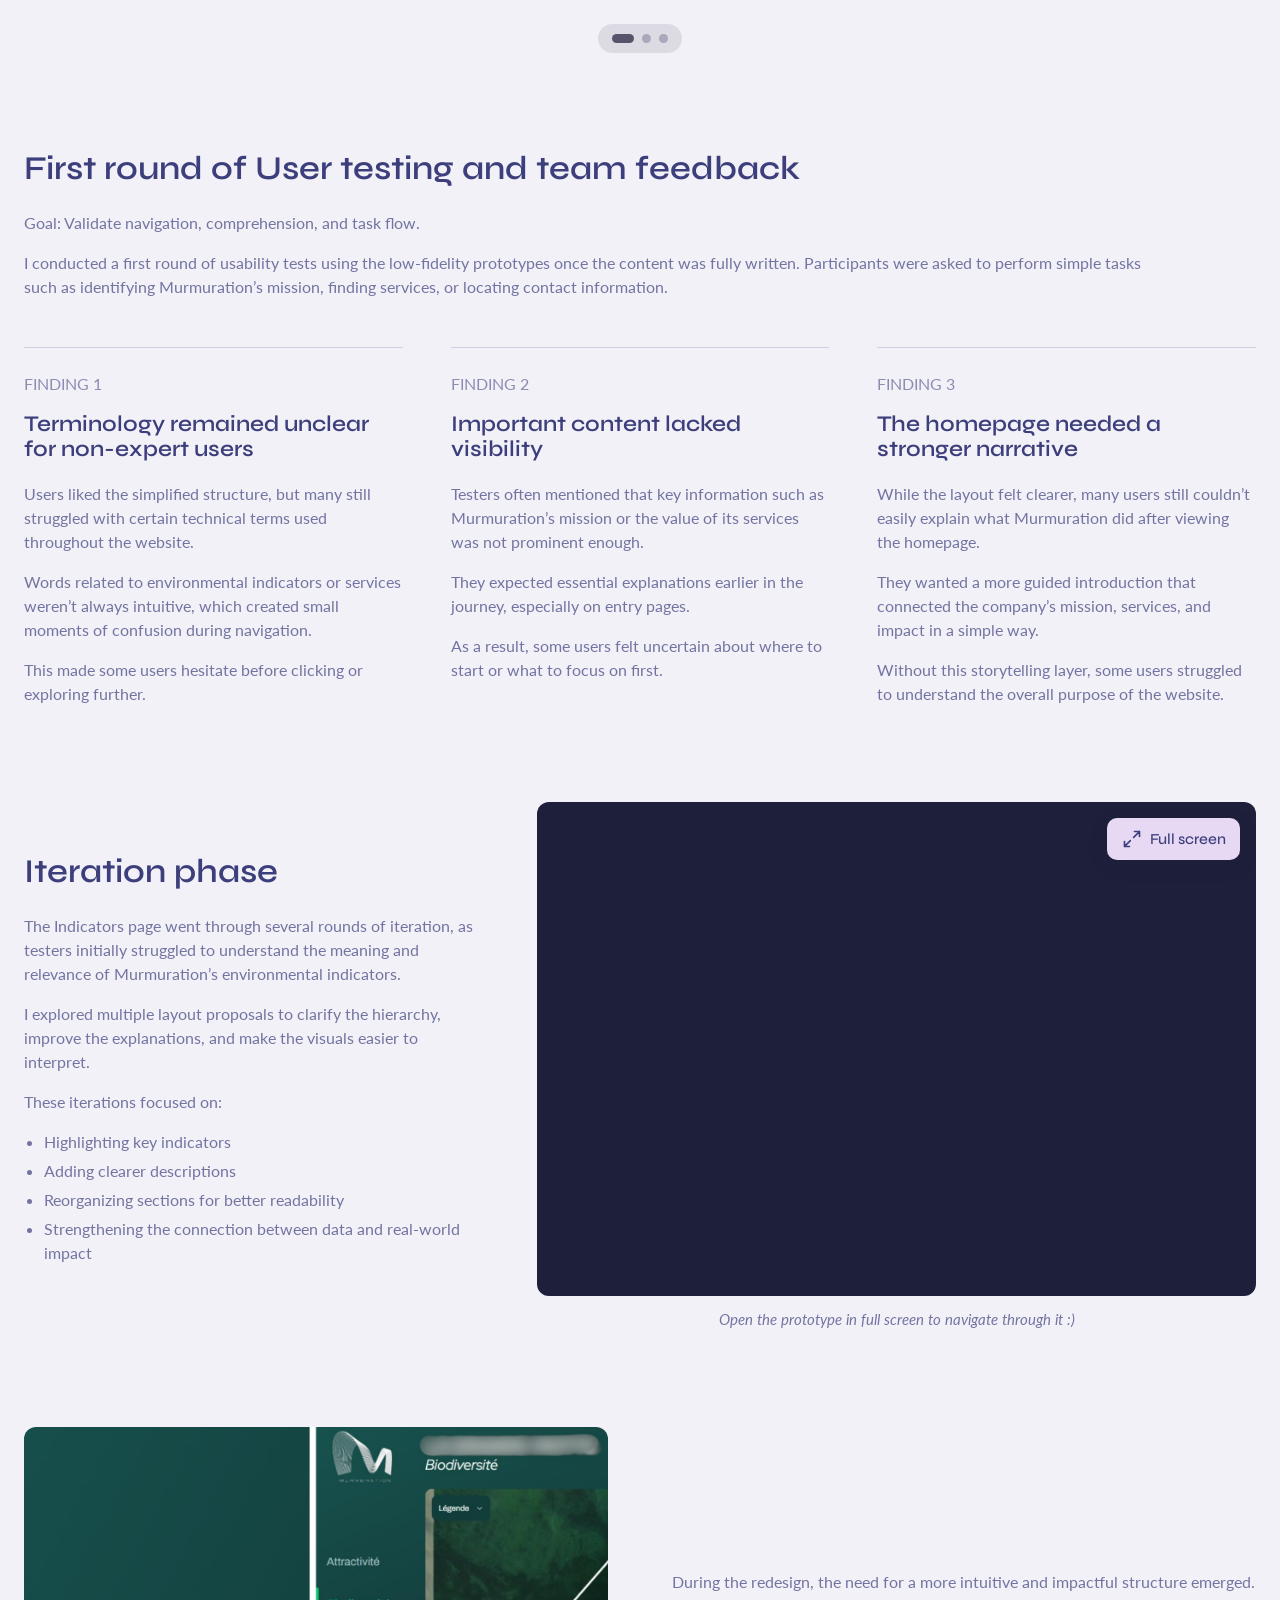
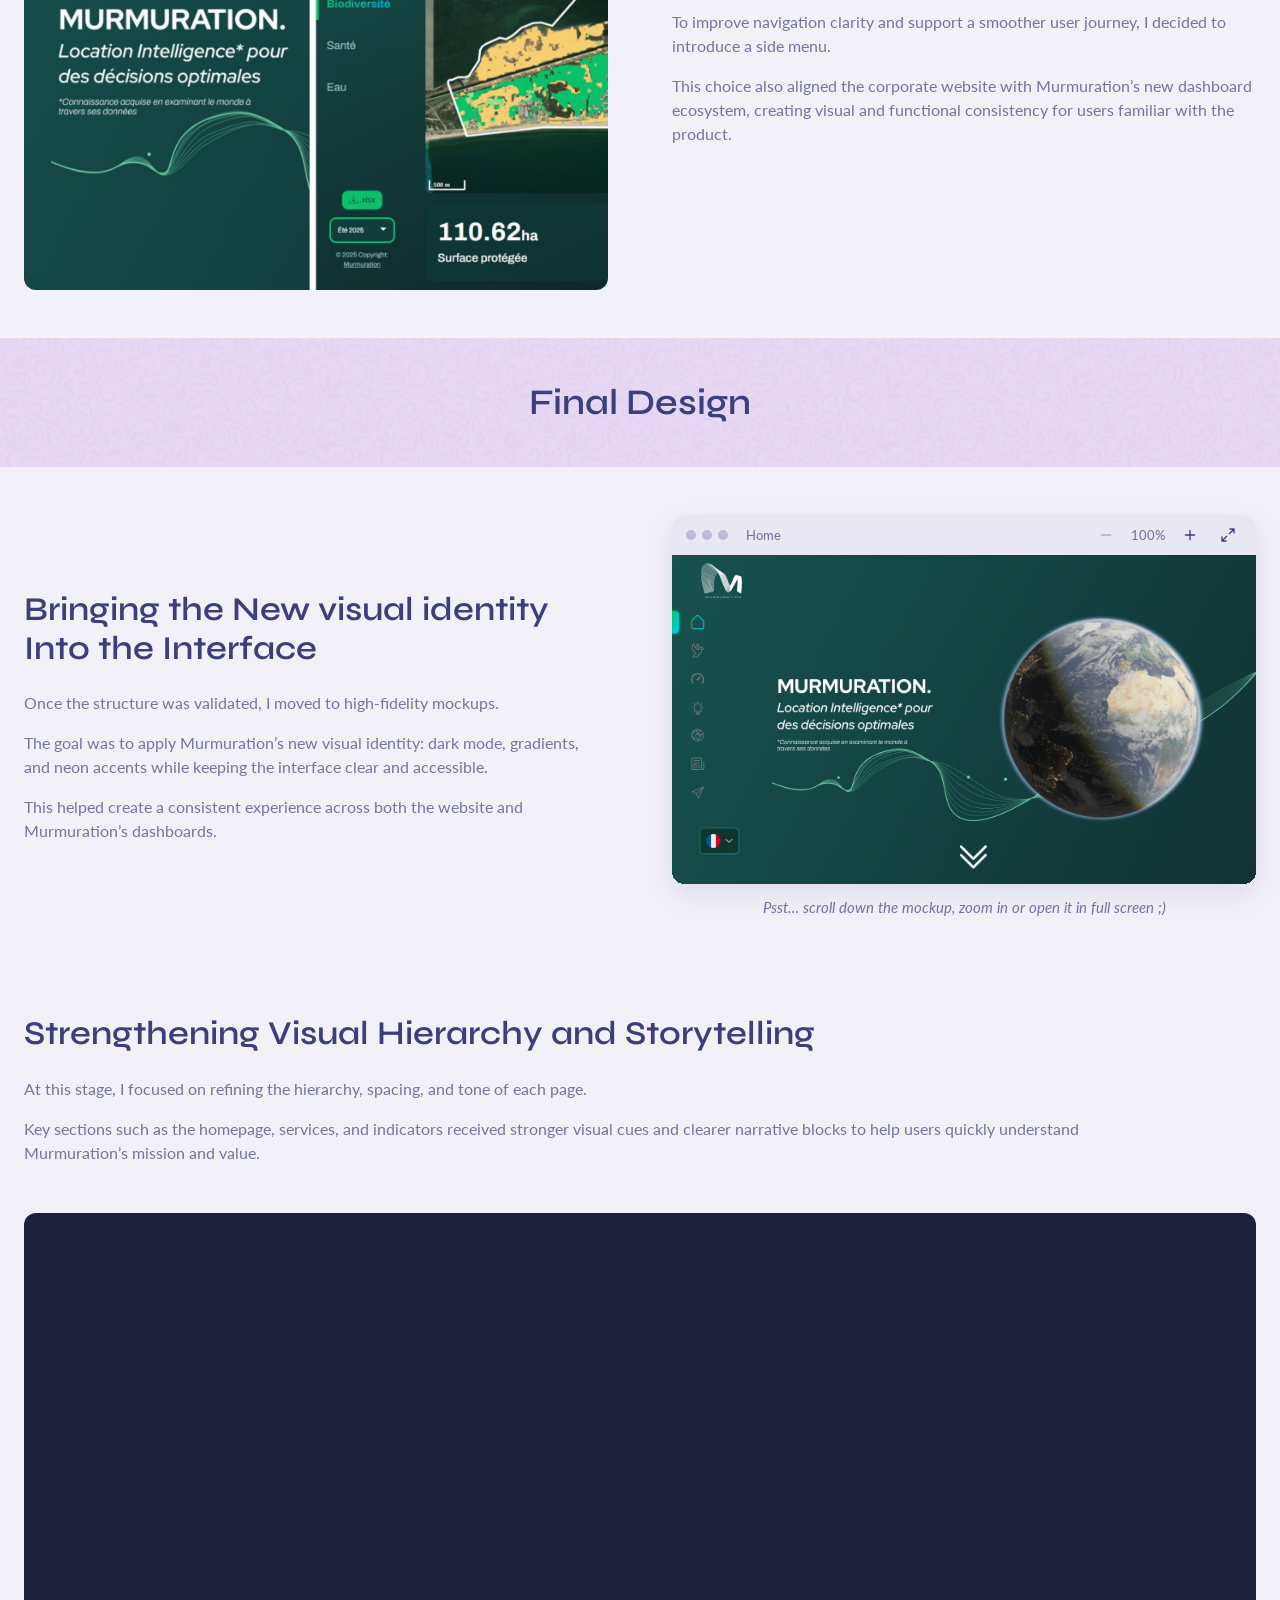
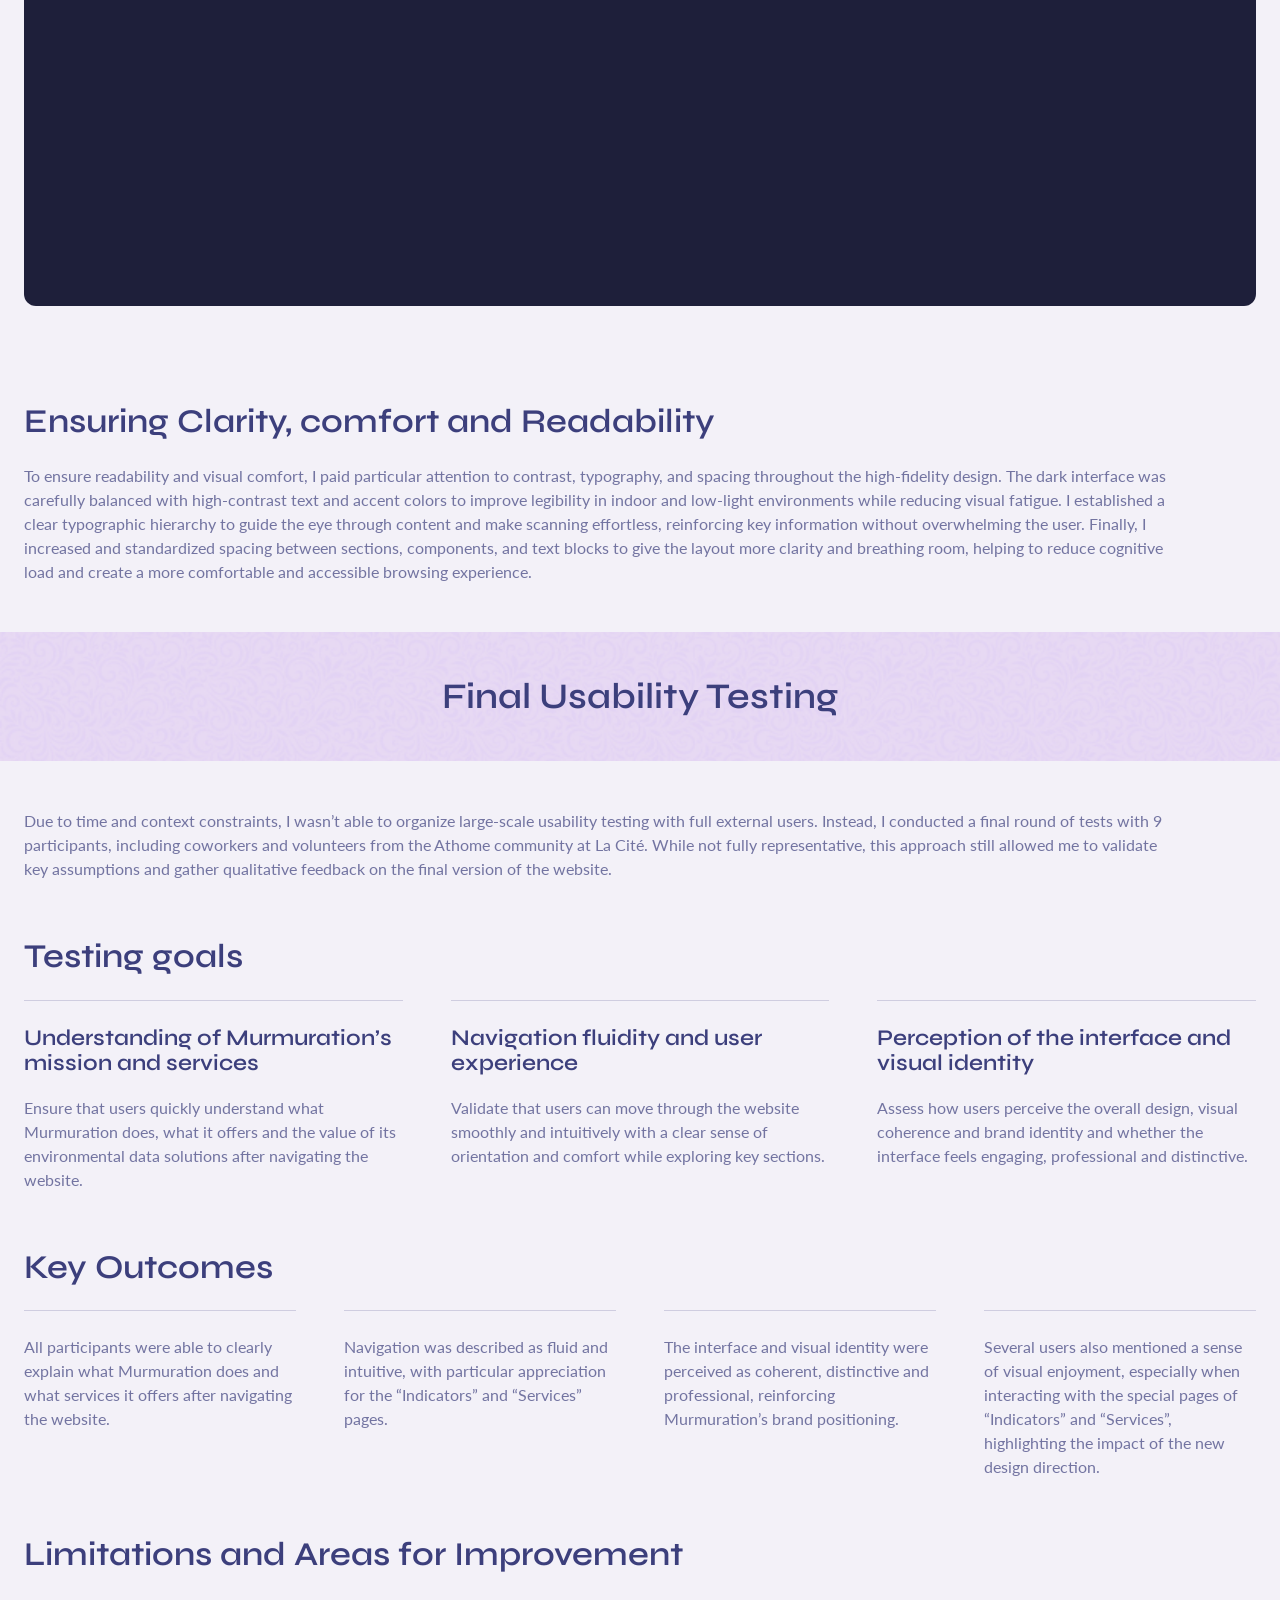
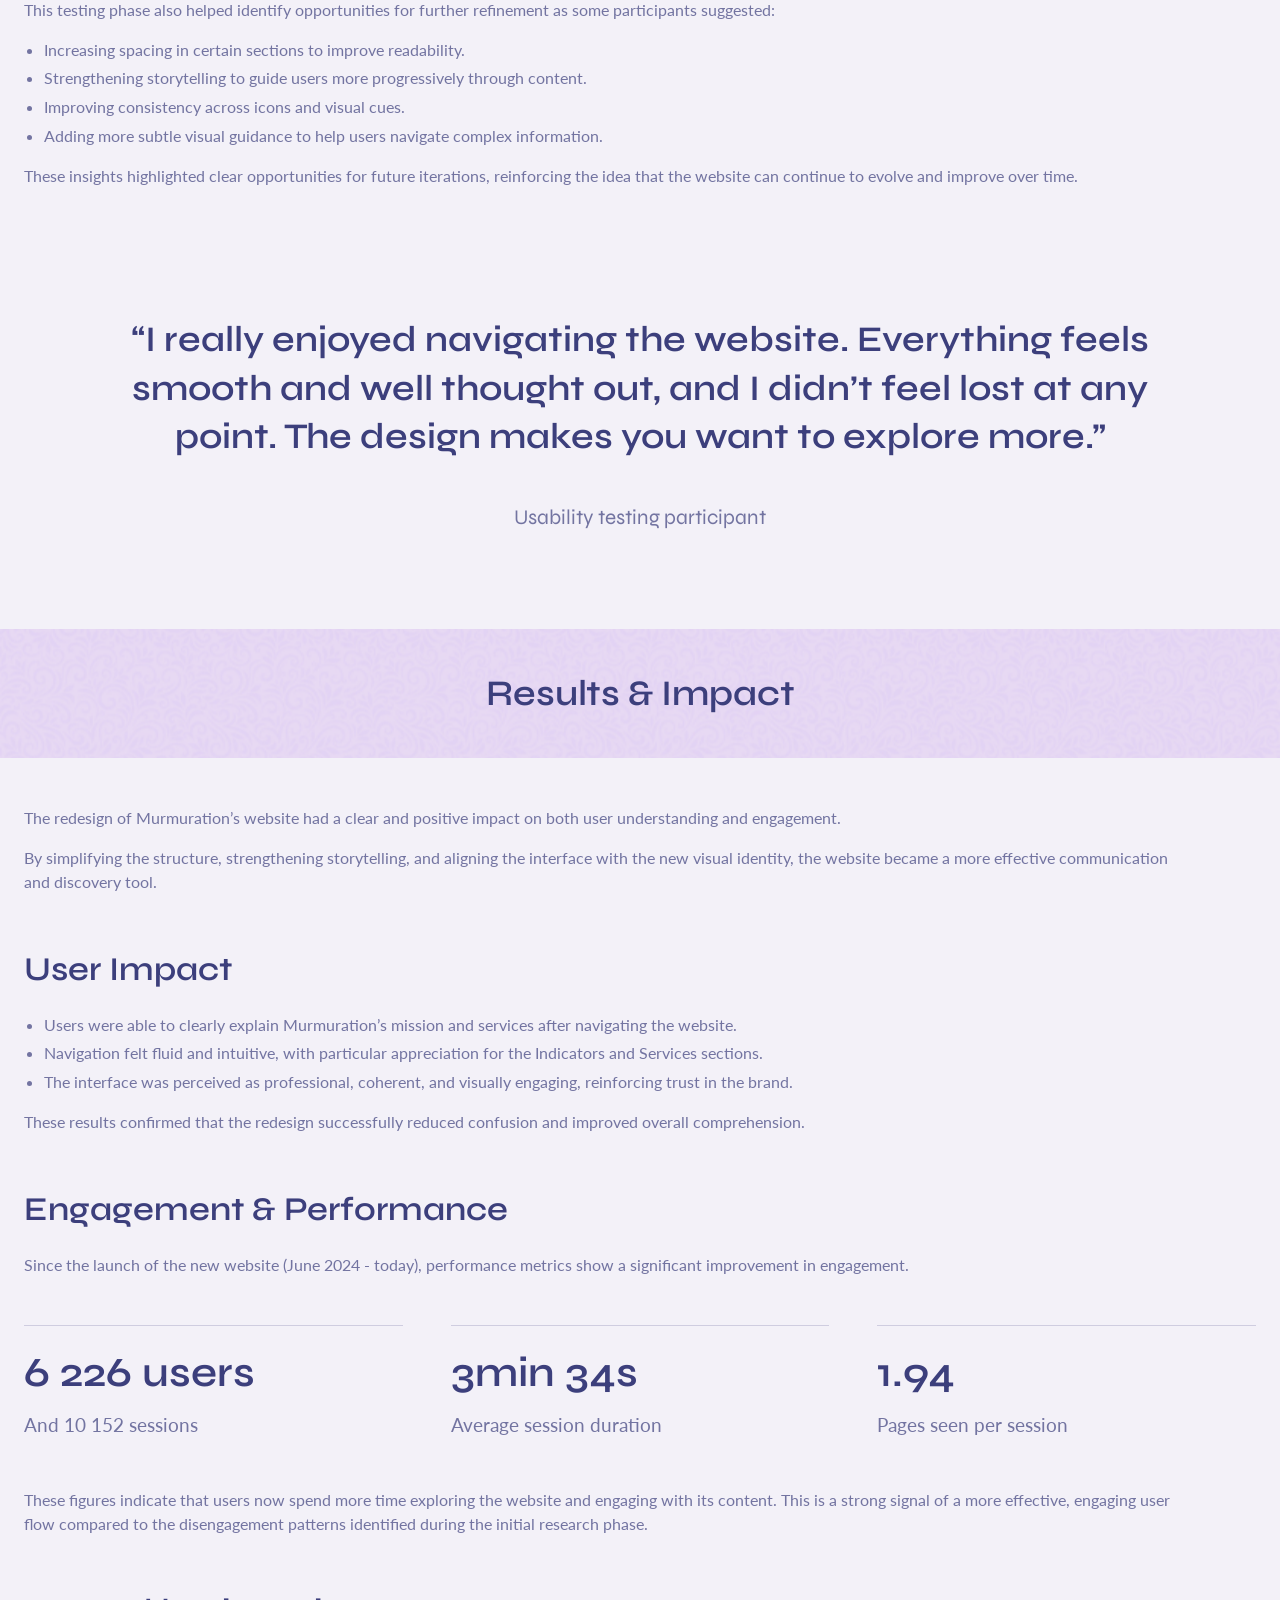
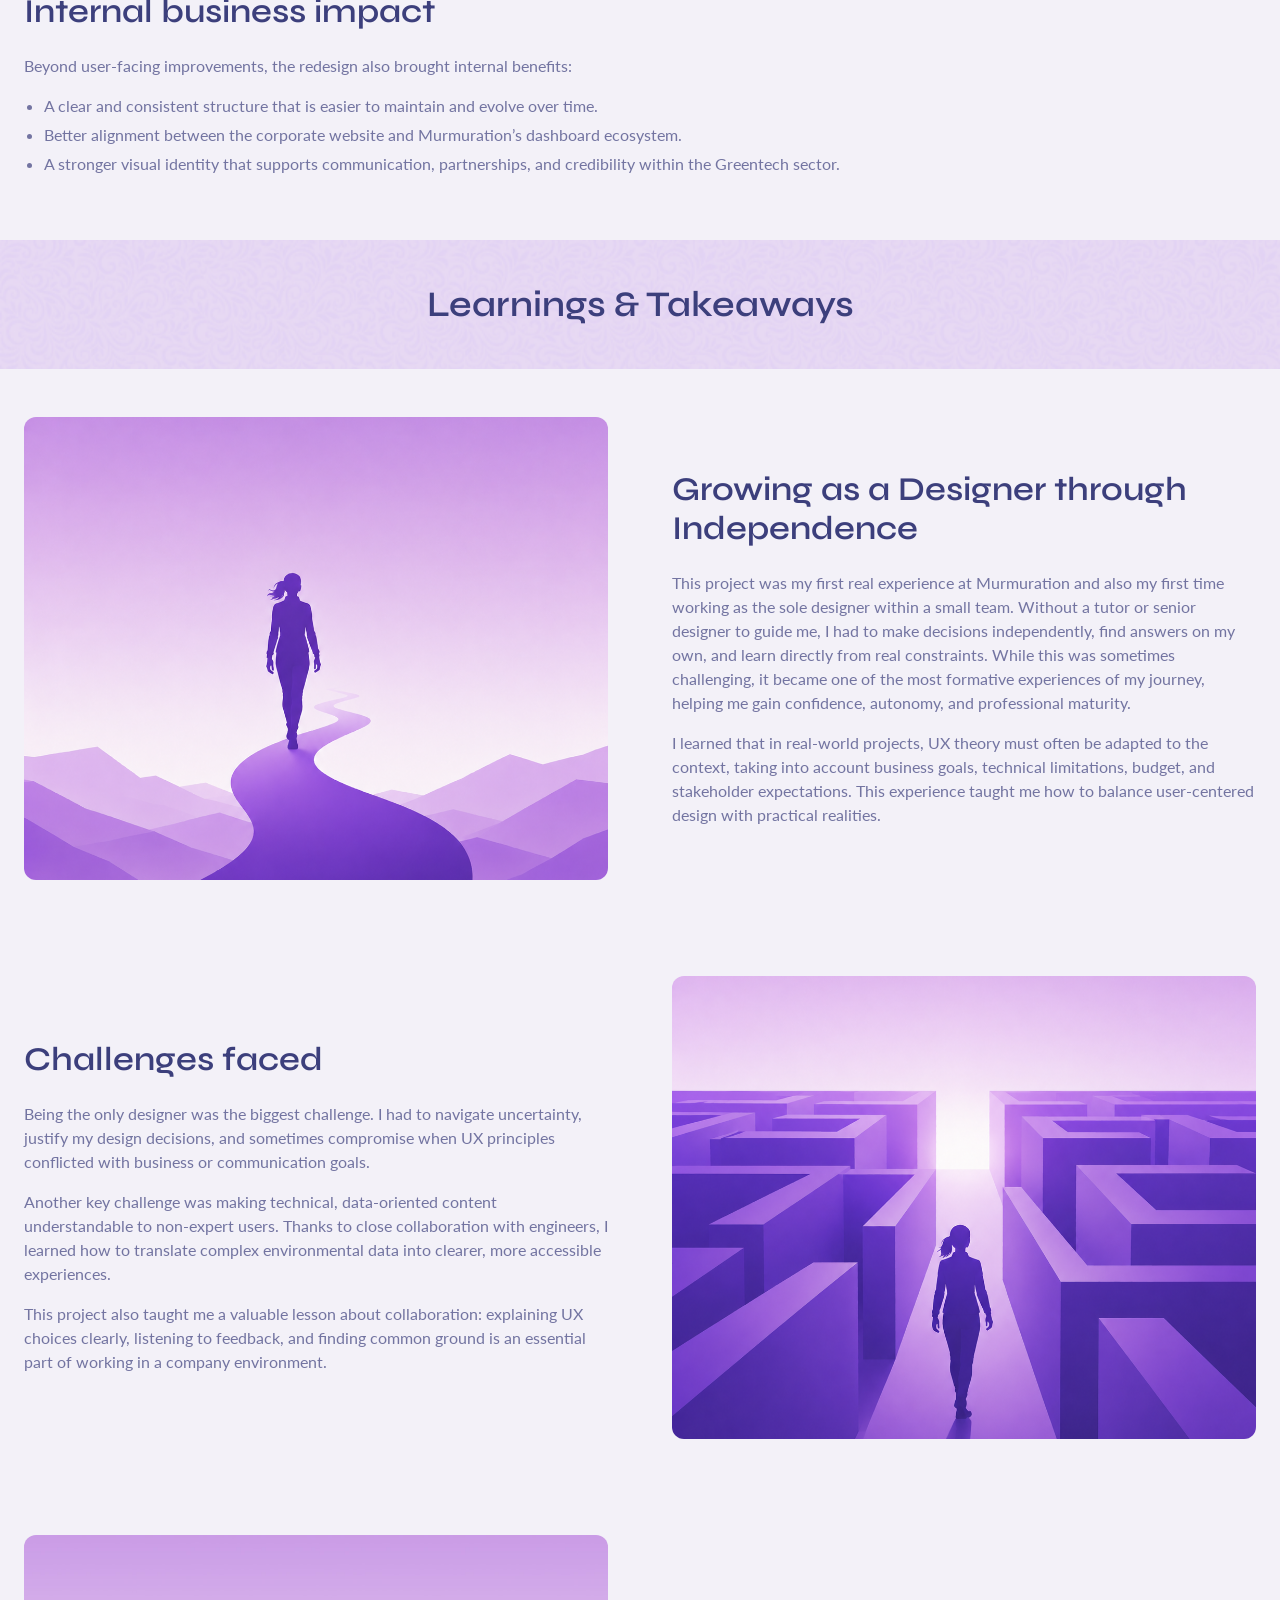
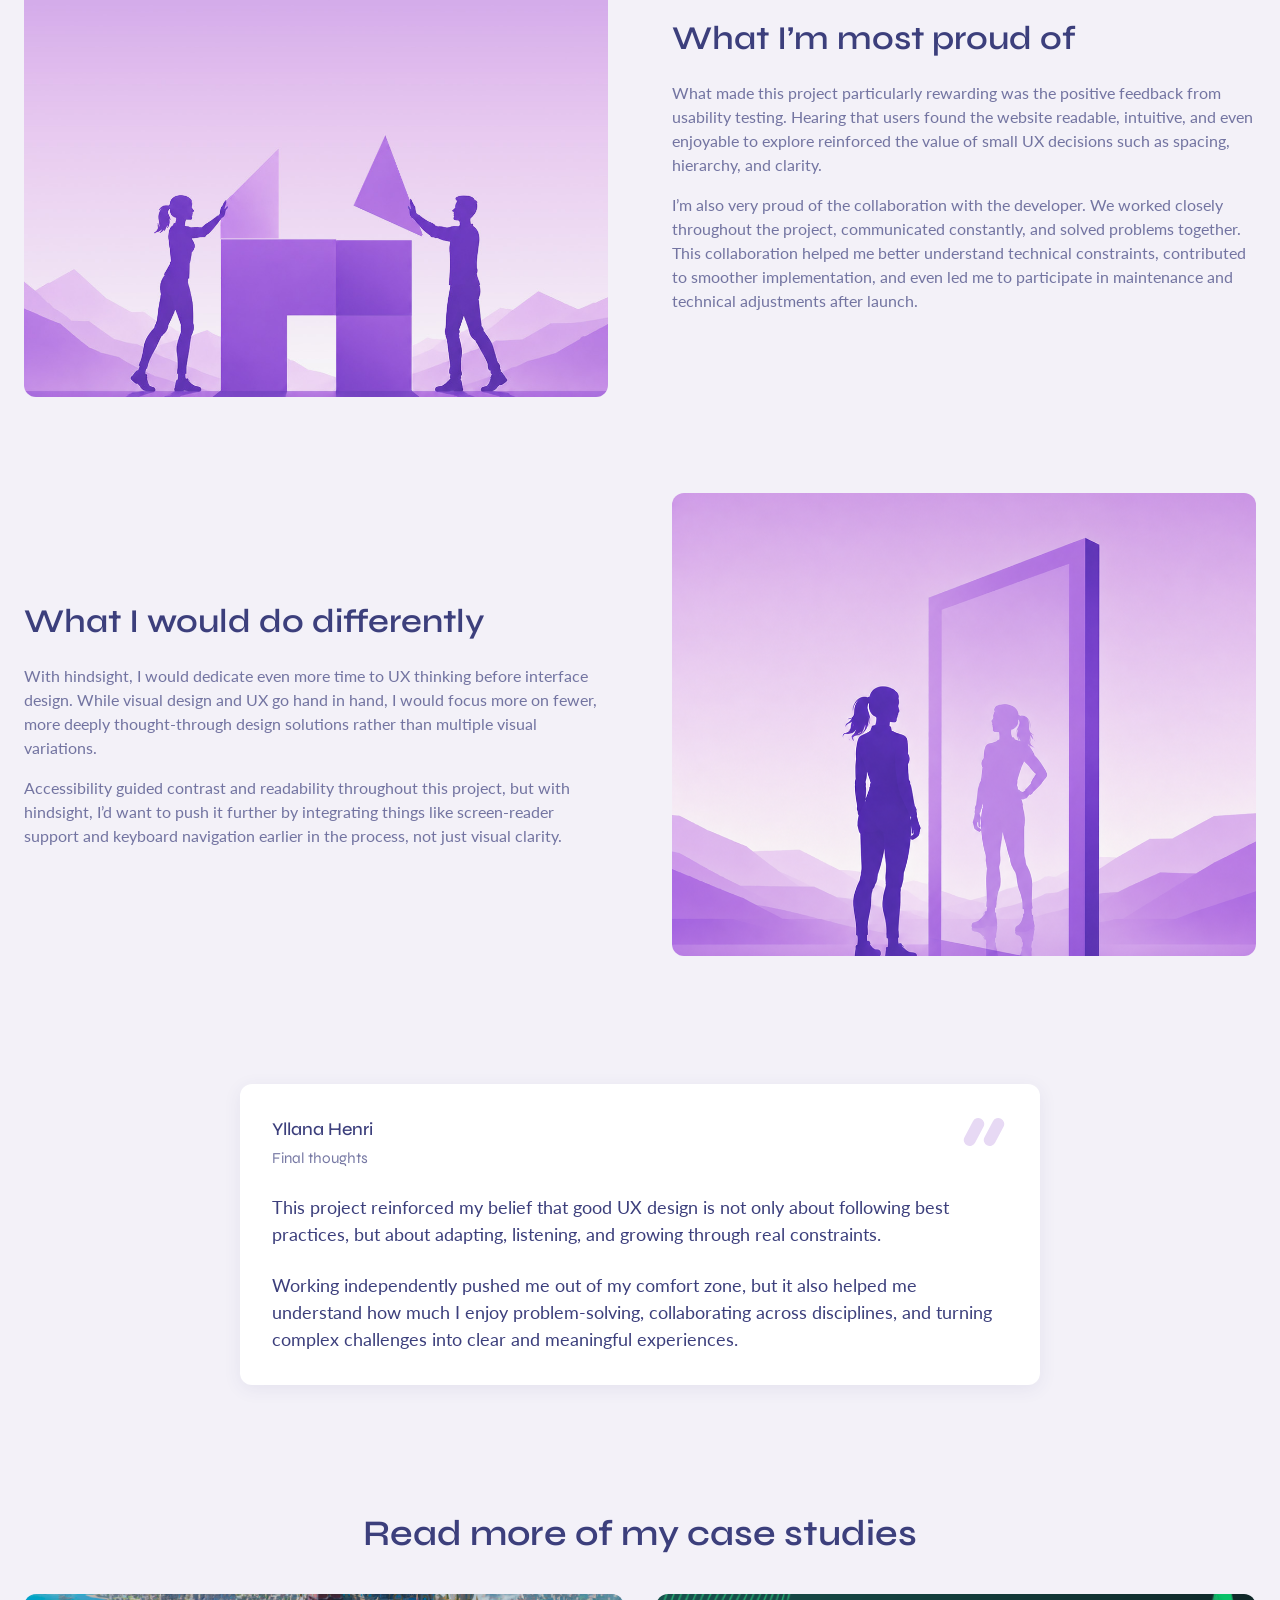
<file: projects/murmuration-website.html>
<!DOCTYPE html>
<html lang="en">
<head>
  <meta charset="UTF-8">
  <meta name="viewport" content="width=device-width, initial-scale=1.0">
  <title>Murmuration Website Redesign – Yllana Henri, UI/UX Designer</title>
  <meta name="description" content="UX case study: the full redesign of Murmuration's corporate website, focused on clarity, structure and storytelling.">

  <!-- Fonts: Syne (titles) + Lato (text) -->
  <link rel="preconnect" href="https://fonts.googleapis.com">
  <link rel="preconnect" href="https://fonts.gstatic.com" crossorigin>
  <link href="https://fonts.googleapis.com/css2?family=Lato:ital,wght@0,400;0,700;1,400&family=Syne:wght@500;600;700&display=swap" rel="stylesheet">

  <link rel="stylesheet" href="../css/style.css">
  <!-- "defer" = the scripts run once the page is loaded -->
  <script src="../js/main.js" defer></script>
  <script src="../js/case-study.js" defer></script>
</head>
<body>

  <!-- ============ NAVIGATION (fixed at the top) ============ -->
  <header class="site-header" id="site-header">
    <nav class="nav container" aria-label="Main navigation">
      <a href="../index.html" class="nav__logo" aria-label="Yllana Henri – Home">
        <img src="../images/Logo_Kitsu.png" alt="" width="44" height="44">
      </a>

      <!-- Burger button, only visible on mobile -->
      <button class="nav__toggle" id="nav-toggle" aria-expanded="false" aria-controls="nav-menu">
        <span class="sr-only">Open menu</span>
        <span class="nav__toggle-bar"></span>
        <span class="nav__toggle-bar"></span>
        <span class="nav__toggle-bar"></span>
      </button>

      <ul class="nav__menu" id="nav-menu">
        <li><a href="../index.html" class="nav__link">Home</a></li>
        <li><a href="../about.html" class="nav__link">About</a></li>
        <li><a href="../resume.pdf" class="btn btn--secondary" target="_blank" rel="noopener">Resume</a></li>
      </ul>
    </nav>
  </header>

  <main class="cs">

    <!-- ============ HERO (satellite background + website mockup) ============ -->
    <section class="cs-hero">
      <div class="container cs-hero__inner">
        <h1 class="cs-hero__title">Murmuration - Website redesign</h1>
        <ul class="tags tags--hero" aria-label="Project tags">
          <li class="tag">UI/UX Design</li>
          <li class="tag">Professional Project</li>
          <li class="tag">UX Research</li>
          <li class="tag">Design System</li>
        </ul>
        <div class="cs-hero__mockup">
          <img src="../images/MurmuWebsite/hero_homepage.png" alt="Home page of the redesigned Murmuration website">
        </div>
      </div>
    </section>

    <!-- ============ OVERVIEW ============ -->
    <section class="container cs-block cs-overview" aria-labelledby="overview-title">
      <div class="cs-overview__intro">
        <h2 id="overview-title" class="cs-title">Overview</h2>
        <p>Murmuration is a Greentech company that provides environmental data visualizations to help cities, organizations, and companies make data-driven decisions for a more sustainable future.</p>
        <p>As the sole UX/UI Designer, I was responsible for rethinking the company’s entire digital identity: from brand guidelines to the complete redesign of its corporate website.</p>
        <p>This case study focuses on the redesign of Murmuration’s main website, a key communication and conversion tool for the company.</p>
      </div>

      <div class="cs-summary">
        <div class="cs-summary__item">
          <h3 class="cs-label-title">Problem</h3>
          <p>The old website was confusing and outdated, leaving users unsure of what Murmuration does.</p>
        </div>
        <div class="cs-summary__item">
          <h3 class="cs-label-title">Solution</h3>
          <p>A full UX redesign focused on clarity, structure and storytelling. All aligned with Murmuration’s new brand identity.</p>
        </div>
        <div class="cs-summary__item">
          <h3 class="cs-label-title">Results</h3>
          <p>Users can now clearly explain Murmuration’s mission after browsing with strong engagement across 10,000+ sessions since launch.</p>
        </div>
      </div>
    </section>

    <section class="container cs-block cs-two-cols" aria-label="Problem and solution">
      <div>
        <h3 class="cs-label-title">Problem</h3>
        <p>The previous website was outdated both visually and structurally. It suffered from poor navigation, a lack of brand consistency, and unclear messaging about the company’s purpose. Users often got lost in complex modals and unrelated content, leading to a high bounce rate and low engagement.</p>
      </div>
      <div>
        <h3 class="cs-label-title">Solution</h3>
        <p>I redesigned the entire website experience to align with Murmuration’s new brand identity and improve usability. The new design focuses on clarity, storytelling, and readability, while reinforcing the company’s dual identity: technology and environmental awareness.</p>
        <p>The navigation was simplified with a clear side menu, a dark mode interface adapted to users’ working conditions, and structured storytelling to highlight services and impact.</p>
      </div>
    </section>

    <!-- ============ PROJECT GOALS ============ -->
    <section class="container cs-block" aria-labelledby="goals-title">
      <h2 id="goals-title" class="cs-title">Project goals</h2>
      <p class="cs-lead">Before starting the redesign, I defined a series of clear goals to guide both the design and development processes. These objectives focused on improving the user experience, reinforcing Murmuration’s new brand identity, and ensuring the website better reflected the company’s mission and values.</p>

      <ul class="cs-goals">
        <li class="cs-goal">
          <span class="cs-eyebrow">Goal 1</span>
          <p>Simplify the navigation and information architecture for better usability.</p>
        </li>
        <li class="cs-goal">
          <span class="cs-eyebrow">Goal 2</span>
          <p>Modernize the visual design to align with the new Murmuration brand identity.</p>
        </li>
        <li class="cs-goal">
          <span class="cs-eyebrow">Goal 3</span>
          <p>Clarify Murmuration’s mission and services through a clear, engaging storytelling flow.</p>
        </li>
        <li class="cs-goal">
          <span class="cs-eyebrow">Goal 4</span>
          <p>Improve website performance and engagement by reducing bounce rate and increasing session duration.</p>
        </li>
      </ul>
    </section>

    <!-- Everything inside .cs-body keeps the stepper stuck under the nav -->
    <div class="cs-body">

      <!-- ============ STEPPER (sticky, highlights the current step) ============ -->
      <nav class="stepper" aria-label="Case study steps">
        <ol class="stepper__list container">
          <li class="stepper__item">
            <a href="#research" class="stepper__link">
              <span class="stepper__icon"><svg viewBox="0 0 24 24" aria-hidden="true"><circle cx="11" cy="11" r="7"/><path d="m20 20-3.5-3.5"/></svg></span>
              <span class="stepper__label">Research</span>
            </a>
          </li>
          <li class="stepper__item">
            <a href="#wireframe-testing" class="stepper__link">
              <span class="stepper__icon"><svg viewBox="0 0 24 24" aria-hidden="true"><rect x="4" y="4" width="16" height="16" rx="2"/><path d="M4 9h16M9 20V9"/></svg></span>
              <span class="stepper__label">Wireframe &amp; Testing</span>
            </a>
          </li>
          <li class="stepper__item">
            <a href="#final-design" class="stepper__link">
              <span class="stepper__icon"><svg viewBox="0 0 24 24" aria-hidden="true"><path d="M12 21a9 9 0 1 1 9-9c0 2.5-2 4-4.5 4H15a1.75 1.75 0 0 0-1.3 2.9 1.25 1.25 0 0 1-.9 2.1z"/><circle cx="7.5" cy="11.5" r="1"/><circle cx="10" cy="7.5" r="1"/><circle cx="14.5" cy="7.5" r="1"/></svg></span>
              <span class="stepper__label">Final Design</span>
            </a>
          </li>
          <li class="stepper__item">
            <a href="#final-testing" class="stepper__link">
              <span class="stepper__icon"><svg viewBox="0 0 24 24" aria-hidden="true"><path d="M15 14c.2-1 .7-1.7 1.5-2.5 1-.9 1.5-2.2 1.5-3.5A6 6 0 0 0 6 8c0 1 .2 2.2 1.5 3.5.7.7 1.3 1.5 1.5 2.5M9 18h6M10 21h4"/></svg></span>
              <span class="stepper__label">Final Usability Testing</span>
            </a>
          </li>
          <li class="stepper__item">
            <a href="#results" class="stepper__link">
              <span class="stepper__icon"><svg viewBox="0 0 24 24" aria-hidden="true"><path d="M7 19v-4M12 19V9M17 19V5"/></svg></span>
              <span class="stepper__label">Results &amp; Impact</span>
            </a>
          </li>
          <li class="stepper__item">
            <a href="#learnings" class="stepper__link">
              <span class="stepper__icon"><svg viewBox="0 0 24 24" aria-hidden="true"><circle cx="12" cy="9" r="6"/><path d="m15.5 13.9 1.5 7.1-5-2.8-5 2.8 1.5-7.1"/></svg></span>
              <span class="stepper__label">Learnings &amp; Takeaways</span>
            </a>
          </li>
        </ol>
      </nav>

      <!-- ============ 1. RESEARCH ============ -->
      <section id="research" class="cs-step" aria-labelledby="research-title">
        <div class="banner">
          <h2 id="research-title" class="banner__title">Research</h2>
        </div>

        <div class="container cs-block cs-split">
          <div class="cs-split__text">
            <p>To build an effective redesign, I first needed to understand how users perceived Murmuration and interacted with its old website.</p>
            <p>I conducted a UX audit and competitor analysis, uncovering structural issues, unclear messaging, and navigation that often left users lost in endless modals. Using Google Analytics, I analyzed traffic, session duration, and behavior patterns to map where and how users were dropping off.</p>
            <p>Below are the three main pain points identified during this research phase:</p>
          </div>
          <figure class="cs-split__media">
            <!-- YouTube: replace VIDEO_ID with the ID of your video (the part after "watch?v=") -->
            <div class="cs-video">
              <iframe src="https://www.youtube-nocookie.com/embed/AXvpU7RIHFI" title="Overview of the old Murmuration website" loading="lazy" allow="accelerometer; autoplay; clipboard-write; encrypted-media; gyroscope; picture-in-picture" allowfullscreen></iframe>
            </div>
            <figcaption class="cs-caption">Overview of the old Murmuration website home page captured on the Wayback Machine.</figcaption>
          </figure>
        </div>

        <div class="container cs-block cs-cols cs-cols--3">
          <article class="cs-col">
            <span class="cs-eyebrow">Finding 1</span>
            <h3 class="cs-col__title">Users struggled to understand what Murmuration actually did.</h3>
            <p>Most visitors arrived on the website without a clear understanding of the company’s purpose. The content used technical vocabulary and lacked simple explanations or visual cues to clarify what Murmuration offered. As a result, users couldn’t easily identify the company’s services or its added value in the environmental data field.</p>
            <p>This confusion often led users to leave the site prematurely, unsure of whether it matched their needs or interests.</p>
          </article>
          <article class="cs-col">
            <span class="cs-eyebrow">Finding 2</span>
            <h3 class="cs-col__title">The navigation was confusing and inconsistent.</h3>
            <p>The old website relied heavily on modal windows, some of which opened inside other modals. This nested structure made it difficult for users to retrace their steps or explore freely.</p>
            <p>Important information such as services, project examples, or contact details were buried deep within the site and often went unnoticed.</p>
            <p>Users described the browsing experience as “disorienting,” and several testers said they were unsure when they had reached the end of a page or section.</p>
          </article>
          <article class="cs-col">
            <span class="cs-eyebrow">Finding 3</span>
            <h3 class="cs-col__title">Environmental indicators lacked explanation and context.</h3>
            <p>One of Murmuration’s key strengths, its environmental data visualizations, wasn’t clearly explained.</p>
            <p>Users saw the indicators but didn’t understand what they represented or how they connected to Murmuration’s mission.</p>
            <p>Without a clear narrative or legend, these visuals failed to communicate their impact, leaving users confused about how Murmuration’s technology actually contributed to environmental insight.</p>
          </article>
        </div>

        <!-- Ideation: embedded FigJam board with a full screen button -->
        <div class="container cs-block cs-split">
          <div class="cs-split__text">
            <h3 class="cs-subtitle">Ideation &amp; structure</h3>
            <p>With these insights, I began reshaping the website’s structure to focus on clarity, hierarchy, and storytelling.</p>
            <p>I created several personas to represent the website’s core audiences, from institutional partners to environmental professionals and designed user flows that reflected their needs and goals.</p>
            <p>A new sitemap was then built, drastically simplifying navigation and ensuring that each section of the site had a clear purpose.</p>
          </div>
          <figure class="cs-split__media">
            <div class="prototype">
              <!-- FigJam: Share > "Copy link" on your board, then paste it
                   1. URL-encoded after "url=" in the iframe src (or paste the src from Share > "Get embed code")
                   2. as is in the href of the full screen link below -->
              <iframe src="https://embed.figma.com/board/VdkTGWHdgdrdvA6rtvp1dr/Arborescence-_-Sitemap?node-id=0-1&embed-host=share" title="FigJam board: new sitemap of the Murmuration website" loading="lazy" allowfullscreen></iframe>
              <a href="https://www.figma.com/board/VdkTGWHdgdrdvA6rtvp1dr/Arborescence-_-Sitemap?node-id=0-1&embed-host=share" class="prototype__fullscreen" target="_blank" rel="noopener">
                <svg viewBox="0 0 24 24" aria-hidden="true"><path d="M15 3h6v6M9 21H3v-6M21 3l-7 7M3 21l7-7"/></svg>
                <span class="prototype__fullscreen-label">Full screen</span>
              </a>
            </div>
            <figcaption class="cs-caption">Open the board in full screen to explore it :)</figcaption>
          </figure>
        </div>

        <!-- Personas: slider of 2 images, each opens in full screen -->
        <div class="container cs-block">
          <h3 class="cs-subtitle">Personas</h3>
          <div class="cs-text-wide">
            <p>To create a website that truly reflected Murmuration’s mission and connected with its audience, I developed two proto-personas from user testing results, website analytics, and contextual research. These proto-personas helped me better understand who our visitors were, what motivated them, and what obstacles they faced when exploring Murmuration’s digital platforms.</p>
            <p>Claire, an environmental project manager, embodies the public-sector user: pragmatic, empathetic, and seeking clear, accessible insights to guide local sustainability decisions.</p>
            <p>Marc, an operations director in the tourism sector, represents private-sector users driven by both sustainability and performance. He values visual, data-driven narratives that support strategic and economic choices.</p>
            <p>These personas played a key role throughout the design process. They guided the structure of the navigation, the tone of the content, and the level of technical detail, ensuring every design decision remained user-centered and meaningful.</p>
          </div>

          <div class="slider" data-slider aria-roledescription="carousel" aria-label="Personas">
            <div class="slider__stage">
              <button type="button" class="slider__arrow slider__arrow--prev" aria-label="Previous slide"><svg viewBox="0 0 24 24" aria-hidden="true"><path d="M19 12H5M11 18l-6-6 6-6"/></svg></button>
              <div class="slider__track">
                <div class="slider__slide" aria-roledescription="slide" aria-label="1 of 2">
                  <button type="button" class="zoomable cs-media cs-media--slide" data-lightbox>
                    <img src="../images/MurmuWebsite/ClairDubois.jpg" alt="Proto-persona of Claire, environmental project manager" loading="lazy">
                    <span class="zoomable__hint" aria-hidden="true"><svg viewBox="0 0 24 24"><path d="M15 3h6v6M9 21H3v-6M21 3l-7 7M3 21l7-7"/></svg></span>
                    <span class="sr-only">Open the image in full screen</span>
                  </button>
                </div>
                <div class="slider__slide" aria-roledescription="slide" aria-label="2 of 2">
                  <button type="button" class="zoomable cs-media cs-media--slide" data-lightbox>
                    <img src="../images/MurmuWebsite/MarcDelattre.jpg" alt="Proto-persona of Marc, operations director in the tourism sector" loading="lazy">
                    <span class="zoomable__hint" aria-hidden="true"><svg viewBox="0 0 24 24"><path d="M15 3h6v6M9 21H3v-6M21 3l-7 7M3 21l7-7"/></svg></span>
                    <span class="sr-only">Open the image in full screen</span>
                  </button>
                </div>
              </div>
              <button type="button" class="slider__arrow slider__arrow--next" aria-label="Next slide"><svg viewBox="0 0 24 24" aria-hidden="true"><path d="M5 12h14M13 6l6 6-6 6"/></svg></button>
            </div>
            <div class="slider__dots"></div>
          </div>
        </div>
      </section>

      <!-- ============ 2. WIREFRAME & TESTING ============ -->
      <section id="wireframe-testing" class="cs-step" aria-labelledby="wireframe-title">
        <div class="banner">
          <h2 id="wireframe-title" class="banner__title">Wireframe &amp; Testing</h2>
        </div>

        <div class="container cs-block">
          <div class="cs-text-wide">
            <p>I began by translating the sitemap and user flows into low-fidelity wireframes. At this stage, the goal was clarity: focusing on layout, hierarchy, and navigation patterns without visual distractions.</p>
            <p>These wireframes allowed the team and our users to quickly react to the information architecture before moving further.</p>
            <p><em>Psst… don’t hesitate to scroll down the wireframes ;)</em></p>
          </div>

          <!-- Slider of 3 desktop mockups: each wireframe scrolls inside its screen -->
          <div class="slider" data-slider aria-roledescription="carousel" aria-label="Wireframes">
            <div class="slider__stage">
              <button type="button" class="slider__arrow slider__arrow--prev" aria-label="Previous slide"><svg viewBox="0 0 24 24" aria-hidden="true"><path d="M19 12H5M11 18l-6-6 6-6"/></svg></button>
              <div class="slider__track">
                <div class="slider__slide" aria-roledescription="slide" aria-label="1 of 3">
                  <div class="browser">
                    <div class="browser__bar" aria-hidden="true"><span></span><span></span><span></span><p class="browser__url">Home</p></div>
                    <div class="browser__screen" tabindex="0" aria-label="Home page wireframe, scrollable">
                      <img src="../images/MurmuWebsite/wireframe_home.jpg" alt="Low-fidelity wireframe of the Home page" loading="lazy">
                    </div>
                  </div>
                </div>
                <div class="slider__slide" aria-roledescription="slide" aria-label="2 of 3">
                  <div class="browser">
                    <div class="browser__bar" aria-hidden="true"><span></span><span></span><span></span><p class="browser__url">Our Solutions</p></div>
                    <div class="browser__screen" tabindex="0" aria-label="Our Solutions page wireframe, scrollable">
                      <img src="../images/MurmuWebsite/wireframe_solutions.jpg" alt="Low-fidelity wireframe of the Our Solutions page" loading="lazy">
                    </div>
                  </div>
                </div>
                <div class="slider__slide" aria-roledescription="slide" aria-label="3 of 3">
                  <div class="browser">
                    <div class="browser__bar" aria-hidden="true"><span></span><span></span><span></span><p class="browser__url">Our Projects</p></div>
                    <div class="browser__screen" tabindex="0" aria-label="Our Projects page wireframe, scrollable">
                      <img src="../images/MurmuWebsite/wireframe_projets.jpg" alt="Low-fidelity wireframe of the Our Projects page" loading="lazy">
                    </div>
                  </div>
                </div>
              </div>
              <button type="button" class="slider__arrow slider__arrow--next" aria-label="Next slide"><svg viewBox="0 0 24 24" aria-hidden="true"><path d="M5 12h14M13 6l6 6-6 6"/></svg></button>
            </div>
            <p class="cs-caption">These are the first wireframes made for the following pages: Home, Our Solutions and Our Projects.</p>
            <div class="slider__dots"></div>
          </div>
        </div>

        <div class="container cs-block">
          <h3 class="cs-subtitle">First round of User testing and team feedback</h3>
          <div class="cs-text-wide">
            <p>Goal: Validate navigation, comprehension, and task flow.</p>
            <p>I conducted a first round of usability tests using the low-fidelity prototypes once the content was fully written. Participants were asked to perform simple tasks such as identifying Murmuration’s mission, finding services, or locating contact information.</p>
          </div>

          <div class="cs-cols cs-cols--3">
            <article class="cs-col">
              <span class="cs-eyebrow">Finding 1</span>
              <h4 class="cs-col__title">Terminology remained unclear for non-expert users</h4>
              <p>Users liked the simplified structure, but many still struggled with certain technical terms used throughout the website.</p>
              <p>Words related to environmental indicators or services weren’t always intuitive, which created small moments of confusion during navigation.</p>
              <p>This made some users hesitate before clicking or exploring further.</p>
            </article>
            <article class="cs-col">
              <span class="cs-eyebrow">Finding 2</span>
              <h4 class="cs-col__title">Important content lacked visibility</h4>
              <p>Testers often mentioned that key information such as Murmuration’s mission or the value of its services was not prominent enough.</p>
              <p>They expected essential explanations earlier in the journey, especially on entry pages.</p>
              <p>As a result, some users felt uncertain about where to start or what to focus on first.</p>
            </article>
            <article class="cs-col">
              <span class="cs-eyebrow">Finding 3</span>
              <h4 class="cs-col__title">The homepage needed a stronger narrative</h4>
              <p>While the layout felt clearer, many users still couldn’t easily explain what Murmuration did after viewing the homepage.</p>
              <p>They wanted a more guided introduction that connected the company’s mission, services, and impact in a simple way.</p>
              <p>Without this storytelling layer, some users struggled to understand the overall purpose of the website.</p>
            </article>
          </div>
        </div>

        <!-- Iteration phase: embedded Figma prototype with a full screen button -->
        <div class="container cs-block cs-split cs-split--wide-media">
          <div class="cs-split__text">
            <h3 class="cs-subtitle">Iteration phase</h3>
            <p>The Indicators page went through several rounds of iteration, as testers initially struggled to understand the meaning and relevance of Murmuration’s environmental indicators.</p>
            <p>I explored multiple layout proposals to clarify the hierarchy, improve the explanations, and make the visuals easier to interpret.</p>
            <p>These iterations focused on:</p>
            <ul class="bullet-list">
              <li>Highlighting key indicators</li>
              <li>Adding clearer descriptions</li>
              <li>Reorganizing sections for better readability</li>
              <li>Strengthening the connection between data and real-world impact</li>
            </ul>
          </div>
          <figure class="cs-split__media">
            <div class="prototype">
              <!-- Figma: Share > "Copy link" on your prototype, then paste it
                   1. URL-encoded after "url=" in the iframe src (or paste the src from Share > "Get embed code")
                   2. as is in the href of the full screen link below -->
              <iframe src="https://embed.figma.com/proto/XqmwJGbFlFNfRMp46IBVvp/Wireframe?node-id=19-549&viewport=1288%2C417%2C0.09&scaling=min-zoom&content-scaling=fixed&starting-point-node-id=19%3A549&page-id=0%3A1&embed-host=share" title="Figma prototype of the Indicators page iterations" loading="lazy" allowfullscreen></iframe>
              <a href="https://embed.figma.com/proto/XqmwJGbFlFNfRMp46IBVvp/Wireframe?node-id=19-549&viewport=1288%2C417%2C0.09&scaling=min-zoom&content-scaling=fixed&starting-point-node-id=19%3A549&page-id=0%3A1&embed-host=share" class="prototype__fullscreen" target="_blank" rel="noopener">
                <svg viewBox="0 0 24 24" aria-hidden="true"><path d="M15 3h6v6M9 21H3v-6M21 3l-7 7M3 21l7-7"/></svg>
                <span class="prototype__fullscreen-label">Full screen</span>
              </a>
            </div>
            <figcaption class="cs-caption">Open the prototype in full screen to navigate through it :)</figcaption>
          </figure>
        </div>

        <div class="container cs-block cs-split cs-split--reverse">
          <div class="cs-split__text">
            <p>During the redesign, the need for a more intuitive and impactful structure emerged.</p>
            <p>To improve navigation clarity and support a smoother user journey, I decided to introduce a side menu.</p>
            <p>This choice also aligned the corporate website with Murmuration’s new dashboard ecosystem, creating visual and functional consistency for users familiar with the product.</p>
          </div>
          <div class="cs-split__media cs-media">
            <img src="../images/MurmuWebsite/sidemenu.jpg" alt="The new side menu of the Murmuration website" loading="lazy">
          </div>
        </div>
      </section>

      <!-- ============ 3. FINAL DESIGN ============ -->
      <section id="final-design" class="cs-step" aria-labelledby="final-design-title">
        <div class="banner">
          <h2 id="final-design-title" class="banner__title">Final Design</h2>
        </div>

        <!-- Scrollable desktop mockup of the high-fidelity design -->
        <div class="container cs-block cs-split">
          <div class="cs-split__text">
            <h3 class="cs-subtitle">Bringing the New visual identity Into the Interface</h3>
            <p>Once the structure was validated, I moved to high-fidelity mockups.</p>
            <p>The goal was to apply Murmuration’s new visual identity: dark mode, gradients, and neon accents while keeping the interface clear and accessible.</p>
            <p>This helped create a consistent experience across both the website and Murmuration’s dashboards.</p>
          </div>
          <figure class="cs-split__media">
            <!-- data-viewer: adds zoom + full screen (js/case-study.js) -->
            <div class="browser" data-viewer>
              <div class="browser__bar">
                <span aria-hidden="true"></span><span aria-hidden="true"></span><span aria-hidden="true"></span>
                <p class="browser__url" aria-hidden="true">Home</p>
                <div class="browser__tools">
                  <button type="button" class="browser__tool" data-zoom="out" aria-label="Zoom out"><svg viewBox="0 0 24 24" aria-hidden="true"><path d="M5 12h14"/></svg></button>
                  <span class="browser__zoom" aria-live="polite">100%</span>
                  <button type="button" class="browser__tool" data-zoom="in" aria-label="Zoom in"><svg viewBox="0 0 24 24" aria-hidden="true"><path d="M12 5v14M5 12h14"/></svg></button>
                  <button type="button" class="browser__tool" data-fullscreen aria-label="Full screen"><svg viewBox="0 0 24 24" aria-hidden="true"><path d="M15 3h6v6M9 21H3v-6M21 3l-7 7M3 21l7-7"/></svg></button>
                </div>
              </div>
              <div class="browser__screen" tabindex="0" aria-label="High-fidelity home page, scrollable">
                <img src="../images/MurmuWebsite/hifi_home.jpg" alt="High-fidelity mockup of the new Murmuration home page" loading="lazy">
              </div>
            </div>
            <figcaption class="cs-caption">Psst… scroll down the mockup, zoom in or open it in full screen ;)</figcaption>
          </figure>
        </div>

        <div class="container cs-block">
          <h3 class="cs-subtitle">Strengthening Visual Hierarchy and Storytelling</h3>
          <div class="cs-text-wide">
            <p>At this stage, I focused on refining the hierarchy, spacing, and tone of each page.</p>
            <p>Key sections such as the homepage, services, and indicators received stronger visual cues and clearer narrative blocks to help users quickly understand Murmuration’s mission and value.</p>
          </div>
          <!-- YouTube: replace VIDEO_ID with the ID of your video (the part after "watch?v=") -->
          <div class="cs-video">
            <iframe src="https://www.youtube-nocookie.com/embed/CiTn2CLYhAQ" title="Walkthrough of the final Murmuration website" loading="lazy" allow="accelerometer; autoplay; clipboard-write; encrypted-media; gyroscope; picture-in-picture" allowfullscreen></iframe>
          </div>
        </div>

        <div class="container cs-block">
          <h3 class="cs-subtitle">Ensuring Clarity, comfort and Readability</h3>
          <p class="cs-text-wide">To ensure readability and visual comfort, I paid particular attention to contrast, typography, and spacing throughout the high-fidelity design. The dark interface was carefully balanced with high-contrast text and accent colors to improve legibility in indoor and low-light environments while reducing visual fatigue. I established a clear typographic hierarchy to guide the eye through content and make scanning effortless, reinforcing key information without overwhelming the user. Finally, I increased and standardized spacing between sections, components, and text blocks to give the layout more clarity and breathing room, helping to reduce cognitive load and create a more comfortable and accessible browsing experience.</p>
        </div>
      </section>

      <!-- ============ 4. FINAL USABILITY TESTING ============ -->
      <section id="final-testing" class="cs-step" aria-labelledby="final-testing-title">
        <div class="banner">
          <h2 id="final-testing-title" class="banner__title">Final Usability Testing</h2>
        </div>

        <div class="container cs-block">
          <p class="cs-text-wide">Due to time and context constraints, I wasn’t able to organize large-scale usability testing with full external users. Instead, I conducted a final round of tests with 9 participants, including coworkers and volunteers from the Athome community at La Cité. While not fully representative, this approach still allowed me to validate key assumptions and gather qualitative feedback on the final version of the website.</p>

          <h3 class="cs-subtitle">Testing goals</h3>
          <div class="cs-cols cs-cols--3">
            <article class="cs-col">
              <h4 class="cs-col__title">Understanding of Murmuration’s mission and services</h4>
              <p>Ensure that users quickly understand what Murmuration does, what it offers and the value of its environmental data solutions after navigating the website.</p>
            </article>
            <article class="cs-col">
              <h4 class="cs-col__title">Navigation fluidity and user experience</h4>
              <p>Validate that users can move through the website smoothly and intuitively with a clear sense of orientation and comfort while exploring key sections.</p>
            </article>
            <article class="cs-col">
              <h4 class="cs-col__title">Perception of the interface and visual identity</h4>
              <p>Assess how users perceive the overall design, visual coherence and brand identity and whether the interface feels engaging, professional and distinctive.</p>
            </article>
          </div>

          <h3 class="cs-subtitle">Key Outcomes</h3>
          <div class="cs-cols cs-cols--4">
            <div class="cs-col"><p>All participants were able to clearly explain what Murmuration does and what services it offers after navigating the website.</p></div>
            <div class="cs-col"><p>Navigation was described as fluid and intuitive, with particular appreciation for the “Indicators” and “Services” pages.</p></div>
            <div class="cs-col"><p>The interface and visual identity were perceived as coherent, distinctive and professional, reinforcing Murmuration’s brand positioning.</p></div>
            <div class="cs-col"><p>Several users also mentioned a sense of visual enjoyment, especially when interacting with the special pages of “Indicators” and “Services”, highlighting the impact of the new design direction.</p></div>
          </div>

          <h3 class="cs-subtitle">Limitations and Areas for Improvement</h3>
          <div class="cs-text-wide">
            <p>This testing phase also helped identify opportunities for further refinement as some participants suggested:</p>
            <ul class="bullet-list">
              <li>Increasing spacing in certain sections to improve readability.</li>
              <li>Strengthening storytelling to guide users more progressively through content.</li>
              <li>Improving consistency across icons and visual cues.</li>
              <li>Adding more subtle visual guidance to help users navigate complex information.</li>
            </ul>
            <p>These insights highlighted clear opportunities for future iterations, reinforcing the idea that the website can continue to evolve and improve over time.</p>
          </div>
        </div>

        <figure class="container cs-quote">
          <blockquote>
            <p>“I really enjoyed navigating the website. Everything feels smooth and well thought out, and I didn’t feel lost at any point. The design makes you want to explore more.”</p>
          </blockquote>
          <figcaption>Usability testing participant</figcaption>
        </figure>
      </section>

      <!-- ============ 5. RESULTS & IMPACT ============ -->
      <section id="results" class="cs-step" aria-labelledby="results-title">
        <div class="banner">
          <h2 id="results-title" class="banner__title">Results &amp; Impact</h2>
        </div>

        <div class="container cs-block">
          <div class="cs-text-wide">
            <p>The redesign of Murmuration’s website had a clear and positive impact on both user understanding and engagement.</p>
            <p>By simplifying the structure, strengthening storytelling, and aligning the interface with the new visual identity, the website became a more effective communication and discovery tool.</p>
          </div>

          <h3 class="cs-subtitle">User Impact</h3>
          <div class="cs-text-wide">
            <ul class="bullet-list">
              <li>Users were able to clearly explain Murmuration’s mission and services after navigating the website.</li>
              <li>Navigation felt fluid and intuitive, with particular appreciation for the Indicators and Services sections.</li>
              <li>The interface was perceived as professional, coherent, and visually engaging, reinforcing trust in the brand.</li>
            </ul>
            <p>These results confirmed that the redesign successfully reduced confusion and improved overall comprehension.</p>
          </div>

          <h3 class="cs-subtitle">Engagement &amp; Performance</h3>
          <p class="cs-text-wide">Since the launch of the new website (June 2024 - today), performance metrics show a significant improvement in engagement.</p>

          <dl class="cs-cols cs-cols--3 cs-stats">
            <div class="cs-col">
              <dt class="cs-stat__value">6&nbsp;226 users</dt>
              <dd class="cs-stat__label">And 10&nbsp;152 sessions</dd>
            </div>
            <div class="cs-col">
              <dt class="cs-stat__value">3min 34s</dt>
              <dd class="cs-stat__label">Average session duration</dd>
            </div>
            <div class="cs-col">
              <dt class="cs-stat__value">1.94</dt>
              <dd class="cs-stat__label">Pages seen per session</dd>
            </div>
          </dl>

          <p class="cs-text-wide">These figures indicate that users now spend more time exploring the website and engaging with its content. This is a strong signal of a more effective, engaging user flow compared to the disengagement patterns identified during the initial research phase.</p>

          <h3 class="cs-subtitle">Internal business impact</h3>
          <div class="cs-text-wide">
            <p>Beyond user-facing improvements, the redesign also brought internal benefits:</p>
            <ul class="bullet-list">
              <li>A clear and consistent structure that is easier to maintain and evolve over time.</li>
              <li>Better alignment between the corporate website and Murmuration’s dashboard ecosystem.</li>
              <li>A stronger visual identity that supports communication, partnerships, and credibility within the Greentech sector.</li>
            </ul>
          </div>
        </div>
      </section>

      <!-- ============ 6. LEARNINGS & TAKEAWAYS ============ -->
      <section id="learnings" class="cs-step" aria-labelledby="learnings-title">
        <div class="banner">
          <h2 id="learnings-title" class="banner__title">Learnings &amp; Takeaways</h2>
        </div>

        <div class="container cs-block cs-split cs-split--reverse">
          <div class="cs-split__text">
            <h3 class="cs-subtitle">Growing as a Designer through Independence</h3>
            <p>This project was my first real experience at Murmuration and also my first time working as the sole designer within a small team. Without a tutor or senior designer to guide me, I had to make decisions independently, find answers on my own, and learn directly from real constraints. While this was sometimes challenging, it became one of the most formative experiences of my journey, helping me gain confidence, autonomy, and professional maturity.</p>
            <p>I learned that in real-world projects, UX theory must often be adapted to the context, taking into account business goals, technical limitations, budget, and stakeholder expectations. This experience taught me how to balance user-centered design with practical realities.</p>
          </div>
          <div class="cs-split__media cs-media">
            <img src="../images/MurmuWebsite/independence.jpg" alt="" loading="lazy">
          </div>
        </div>

        <div class="container cs-block cs-split">
          <div class="cs-split__text">
            <h3 class="cs-subtitle">Challenges faced</h3>
            <p>Being the only designer was the biggest challenge. I had to navigate uncertainty, justify my design decisions, and sometimes compromise when UX principles conflicted with business or communication goals.</p>
            <p>Another key challenge was making technical, data-oriented content understandable to non-expert users. Thanks to close collaboration with engineers, I learned how to translate complex environmental data into clearer, more accessible experiences.</p>
            <p>This project also taught me a valuable lesson about collaboration: explaining UX choices clearly, listening to feedback, and finding common ground is an essential part of working in a company environment.</p>
          </div>
          <div class="cs-split__media cs-media">
            <img src="../images/MurmuWebsite/challenge.jpg" alt="" loading="lazy">
          </div>
        </div>

        <div class="container cs-block cs-split cs-split--reverse">
          <div class="cs-split__text">
            <h3 class="cs-subtitle">What I’m most proud of</h3>
            <p>What made this project particularly rewarding was the positive feedback from usability testing. Hearing that users found the website readable, intuitive, and even enjoyable to explore reinforced the value of small UX decisions such as spacing, hierarchy, and clarity.</p>
            <p>I’m also very proud of the collaboration with the developer. We worked closely throughout the project, communicated constantly, and solved problems together. This collaboration helped me better understand technical constraints, contributed to smoother implementation, and even led me to participate in maintenance and technical adjustments after launch.</p>
          </div>
          <div class="cs-split__media cs-media">
            <img src="../images/MurmuWebsite/proud.jpg" alt="" loading="lazy">
          </div>
        </div>

        <div class="container cs-block cs-split">
          <div class="cs-split__text">
            <h3 class="cs-subtitle">What I would do differently</h3>
            <p>With hindsight, I would dedicate even more time to UX thinking before interface design. While visual design and UX go hand in hand, I would focus more on fewer, more deeply thought-through design solutions rather than multiple visual variations.</p>
            <p>Accessibility guided contrast and readability throughout this project, but with hindsight, I’d want to push it further by integrating things like screen-reader support and keyboard navigation earlier in the process, not just visual clarity.</p>
          </div>
          <div class="cs-split__media cs-media">
            <img src="../images/MurmuWebsite/differently.jpg" alt="" loading="lazy">
          </div>
        </div>

        <div class="container cs-block">
          <figure class="cs-thoughts">
            <figcaption class="cs-thoughts__header">
              <span class="cs-thoughts__name">Yllana Henri</span>
              <span class="cs-thoughts__role">Final thoughts</span>
              <svg class="cs-thoughts__icon" viewBox="0 0 48 32" aria-hidden="true"><rect x="8" y="1" width="12" height="30" rx="6" transform="rotate(28 14 16)"/><rect x="28" y="1" width="12" height="30" rx="6" transform="rotate(28 34 16)"/></svg>
            </figcaption>
            <blockquote>
              <p>This project reinforced my belief that good UX design is not only about following best practices, but about adapting, listening, and growing through real constraints.</p>
              <p>Working independently pushed me out of my comfort zone, but it also helped me understand how much I enjoy problem-solving, collaborating across disciplines, and turning complex challenges into clear and meaningful experiences.</p>
            </blockquote>
          </figure>
        </div>
      </section>

    </div>

    <!-- ============ READ MORE (filled by js/case-study.js from the list of online case studies) ============ -->
    <section class="container cs-more" aria-labelledby="more-title">
      <h2 id="more-title" class="cs-more__title">Read more of my case studies</h2>
      <div class="slider slider--cards" data-slider aria-roledescription="carousel" aria-label="Other case studies">
        <div class="slider__stage">
          <button type="button" class="slider__arrow slider__arrow--prev" aria-label="Previous case studies"><svg viewBox="0 0 24 24" aria-hidden="true"><path d="M19 12H5M11 18l-6-6 6-6"/></svg></button>
          <div class="slider__track" id="more-case-studies" data-current="murmuration-website" data-root="../"></div>
          <button type="button" class="slider__arrow slider__arrow--next" aria-label="Next case studies"><svg viewBox="0 0 24 24" aria-hidden="true"><path d="M5 12h14M13 6l6 6-6 6"/></svg></button>
        </div>
        <div class="slider__dots"></div>
      </div>
    </section>

  </main>

  <!-- ============ FOOTER ============ -->
  <footer class="site-footer">
    <div class="container site-footer__inner">
      <div class="site-footer__left">
        <a href="../index.html" class="site-footer__brand">
          <img src="../images/Logo_Kitsu.png" alt="" width="36" height="36">
          <span>Yllana HENRI</span>
        </a>
        <ul class="site-footer__links">
          <li><a href="../index.html">Home</a></li>
          <li><a href="../about.html">About</a></li>
        </ul>
      </div>
      <!-- Replace the href with your LinkedIn profile URL -->
      <a href="https://www.linkedin.com/in/your-profile" class="site-footer__social" target="_blank" rel="noopener" aria-label="LinkedIn">
        <svg width="26" height="26" viewBox="0 0 24 24" fill="currentColor" aria-hidden="true">
          <path d="M20.45 20.45h-3.56v-5.57c0-1.33-.02-3.04-1.85-3.04-1.86 0-2.14 1.45-2.14 2.94v5.67H9.34V9h3.42v1.56h.05c.48-.9 1.64-1.85 3.37-1.85 3.6 0 4.27 2.37 4.27 5.46v6.28zM5.34 7.43a2.06 2.06 0 1 1 0-4.13 2.06 2.06 0 0 1 0 4.13zM7.12 20.45H3.56V9h3.56v11.45zM22.22 0H1.77C.79 0 0 .77 0 1.73v20.54C0 23.23.79 24 1.77 24h20.45c.98 0 1.78-.77 1.78-1.73V1.73C24 .77 23.2 0 22.22 0z"/>
        </svg>
      </a>
    </div>
  </footer>

</body>
</html>
</file>
<file: css/style.css>
/* =========================================================
   1. DESIGN TOKENS — change your colors & fonts here only
   ========================================================= */
:root {
  --color-primary: #3C3F7C;                  /* titles + primary button */
  --color-text: rgba(60, 63, 124, 0.7);      /* body text (#3C3F7C at 70%) */
  --color-bg: #F3F1F8;                       /* page background */
  --color-secondary: #E7D9F4;                /* secondary button + footer */
  --color-secondary-hover: #DCC6F0;
  --color-primary-hover: #4B4F99;

  --font-title: "Syne", sans-serif;
  --font-text: "Lato", sans-serif;

  --header-height: 92px;
  --radius: 12px;
  --container: 1340px;
  --ease: cubic-bezier(0.25, 0.8, 0.25, 1);  /* smooth, light easing */
}

/* =========================================================
   2. BASE
   ========================================================= */
*, *::before, *::after { box-sizing: border-box; }

html { scroll-behavior: smooth; }

body {
  margin: 0;
  padding-top: var(--header-height);   /* leaves room for the fixed nav */
  background: var(--color-bg);
  color: var(--color-text);
  font-family: var(--font-text);
  font-size: 1.125rem;
  line-height: 1.5;
  -webkit-font-smoothing: antialiased;
}

img { max-width: 100%; display: block; }

h1, h2, h3, h4 {
  margin: 0;
  font-family: var(--font-title);
  color: var(--color-primary);
  line-height: 1.15;
}

a { color: inherit; text-decoration: none; }

ul { list-style: none; margin: 0; padding: 0; }

.container {
  width: 100%;
  max-width: var(--container);
  margin-inline: auto;
  padding-inline: 1.5rem;
}

/* Visible focus for keyboard users */
:focus-visible {
  outline: 2px solid var(--color-primary);
  outline-offset: 4px;
  border-radius: 4px;
}

/* Hidden visually, still read by screen readers */
.sr-only {
  position: absolute;
  width: 1px; height: 1px;
  overflow: hidden;
  clip: rect(0 0 0 0);
  white-space: nowrap;
}

/* =========================================================
   3. BUTTONS (CTA) + hover animation
   ========================================================= */
.btn {
  display: inline-block;
  padding: 0.85rem 1.1rem;
  border-radius: 10px;
  font-family: var(--font-text);
  font-weight: 700;
  font-size: 1.05rem;
  line-height: 1.2;
  transition: transform 0.25s var(--ease),
              box-shadow 0.25s var(--ease),
              background-color 0.25s var(--ease);
}

.btn--primary {
  background: var(--color-primary);
  color: #fff;
}

.btn--primary:hover {
  background: var(--color-primary-hover);
  transform: translateY(-3px);
  box-shadow: 0 10px 22px rgba(60, 63, 124, 0.25);
}

.btn--secondary {
  background: var(--color-secondary);
  color: var(--color-primary);
  font-weight: 400;
}

.btn--secondary:hover {
  background: var(--color-secondary-hover);
  transform: translateY(-2px);
  box-shadow: 0 8px 18px rgba(60, 63, 124, 0.15);
}

.btn:active { transform: translateY(0); box-shadow: none; }

/* =========================================================
   4. NAVIGATION (fixed)
   ========================================================= */
.site-header {
  position: fixed;
  top: 0; left: 0; right: 0;
  z-index: 100;
  height: var(--header-height);
  background: var(--color-bg);
  transition: box-shadow 0.3s var(--ease);
}

/* Added by JS once the user scrolls */
.site-header.is-scrolled {
  box-shadow: 0 4px 20px rgba(60, 63, 124, 0.08);
}

.nav {
  height: 100%;
  display: flex;
  align-items: center;
  justify-content: space-between;
}

.nav__logo img { width: 44px; height: 44px; }

.nav__menu {
  display: flex;
  align-items: center;
  gap: 1.9rem;
}

.nav__link {
  position: relative;
  font-family: var(--font-title);
  font-weight: 500;
  font-size: 1rem;
  color: #1E1F3A;
}

/* Little underline that grows on hover */
.nav__link::after {
  content: "";
  position: absolute;
  left: 0; bottom: -4px;
  width: 100%; height: 2px;
  background: var(--color-primary);
  transform: scaleX(0);
  transform-origin: left;
  transition: transform 0.3s var(--ease);
}

.nav__link:hover::after,
.nav__link[aria-current="page"]::after { transform: scaleX(1); }

.nav .btn--secondary { font-family: var(--font-title); font-weight: 500; font-size: 1rem; padding: 0.85rem 1rem; }

/* Burger button (mobile only) */
.nav__toggle {
  display: none;
  flex-direction: column;
  gap: 5px;
  padding: 10px;
  background: none;
  border: 0;
  cursor: pointer;
}

.nav__toggle-bar {
  width: 24px; height: 2px;
  background: var(--color-primary);
  border-radius: 2px;
  transition: transform 0.3s var(--ease), opacity 0.3s var(--ease);
}

/* =========================================================
   5. HERO
   ========================================================= */
.hero {
  /* Your purple smoke image; the gradient shows if the image is missing */
  background:
    url("../images/hero-bg.jpg") center / cover no-repeat,
    linear-gradient(135deg, #D9D2F5 0%, #EDE6FA 50%, #D8C2EE 100%);
  border-bottom: 2px solid rgba(60, 63, 124, 0.12);
}

.hero__inner {
  min-height: 440px;
  display: flex;
  flex-direction: column;
  align-items: center;
  justify-content: center;
  text-align: center;
  padding-block: 4rem;
}

.hero__intro {
  margin: 0 0 1.75rem;
  font-family: var(--font-title);
  font-size: clamp(1.05rem, 1.8vw, 1.375rem);
  color: var(--color-primary);
  opacity: 0.85;
}

.hero__title {
  max-width: 900px;
  font-size: clamp(2.4rem, 5.6vw, 4.1rem);
  font-weight: 600;
  letter-spacing: -0.01em;
}

/* =========================================================
   6. CASE STUDY CARDS + smooth, light hover
   ========================================================= */
.projects {
  display: flex;
  flex-direction: column;
  gap: 5rem;
  padding-block: 2.5rem 6rem;
}

.project-card__link {
  display: grid;
  grid-template-columns: 1fr 1fr;
  gap: 4rem;
  align-items: center;
}

.project-card__image {
  overflow: hidden;              /* keeps the zoom inside the rounded corners */
  border-radius: var(--radius);
  aspect-ratio: 5 / 4;
  background: var(--color-secondary);
  box-shadow: 0 0 0 rgba(60, 63, 124, 0);
  transition: box-shadow 0.5s var(--ease), transform 0.5s var(--ease);
}

.project-card__image img {
  width: 100%; height: 100%;
  object-fit: cover;
  transition: transform 0.6s var(--ease);
}

.project-card__title {
  font-size: clamp(1.6rem, 2.8vw, 2.25rem);
  font-weight: 600;
}

.project-card__cta {
  display: inline-block;
  margin-top: 1.25rem;
  font-family: var(--font-title);
  font-weight: 500;
  color: var(--color-primary);
  opacity: 0;
  transform: translateY(6px);
  transition: opacity 0.4s var(--ease), transform 0.4s var(--ease);
}

.project-card__cta .arrow {
  display: inline-block;
  transition: transform 0.4s var(--ease);
}

/* Hover (and keyboard focus) state */
.project-card__link:hover .project-card__image,
.project-card__link:focus-visible .project-card__image {
  transform: translateY(-4px);
  box-shadow: 0 18px 40px rgba(60, 63, 124, 0.18);
}

.project-card__link:hover .project-card__image img,
.project-card__link:focus-visible .project-card__image img {
  transform: scale(1.03);
}

.project-card__link:hover .project-card__cta,
.project-card__link:focus-visible .project-card__cta {
  opacity: 1;
  transform: translateY(0);
}

.project-card__link:hover .arrow { transform: translateX(4px); }

/* =========================================================
   7. ABOUT PREVIEW
   ========================================================= */
.about-preview {
  display: grid;
  grid-template-columns: 1fr 1fr;
  gap: 4rem;
  align-items: center;
  padding-block: 2rem 3rem;
}

.section-title {
  font-size: clamp(1.75rem, 3vw, 2.25rem);
  font-weight: 600;
  margin-bottom: 2rem;
}

.about-preview__text p {
  margin: 0 0 1.6rem;
  max-width: 34rem;
}

.about-preview__text .btn { margin-top: 0.5rem; }

.about-preview__image {
  border-radius: var(--radius);
  overflow: hidden;
  aspect-ratio: 536 / 771;
  background: #111;
}

.about-preview__image img { width: 100%; height: 100%; object-fit: cover; }

/* =========================================================
   8. FOOTER
   ========================================================= */
.site-footer {
  margin-top: 3rem;
  border-top: 1px solid rgba(60, 63, 124, 0.15);
}

/* ---------- Pattern background with parallax (footer + banners) ---------- */
.site-footer,
.banner {
  position: relative;
  overflow: hidden;          /* hides the extra height of the pattern layer */
  isolation: isolate;        /* keeps the pattern layer behind the content */
  background: var(--color-secondary);   /* plain lilac if the pattern is missing */
}

/* The pattern sits on a layer taller than the section,
   and js/main.js slides it up/down as the page scrolls */
.site-footer::before,
.banner::before {
  content: "";
  position: absolute;
  inset: -100px 0;
  z-index: -1;
  background: url("../images/footer-pattern.png") center / cover;
  transform: translate3d(0, var(--parallax-y, 0px), 0);
  will-change: transform;
}

.site-footer__inner {
  min-height: 156px;
  display: flex;
  align-items: center;
  justify-content: space-between;
  gap: 1.5rem;
}

.site-footer__left {
  display: flex;
  align-items: center;
  gap: 2rem;
  flex-wrap: wrap;
}

.site-footer__brand {
  display: flex;
  align-items: center;
  gap: 0.5rem;
  font-family: var(--font-title);
  font-weight: 500;
  font-size: 1.15rem;
  color: var(--color-primary);
}

.site-footer__links { display: flex; gap: 2rem; }

.site-footer__links a {
  font-family: var(--font-title);
  font-size: 1rem;
  transition: color 0.25s var(--ease);
}

.site-footer__links a:hover,
.site-footer__social:hover { color: var(--color-primary); }

.site-footer__social {
  color: var(--color-text);
  transition: color 0.25s var(--ease), transform 0.25s var(--ease);
}

.site-footer__social:hover { transform: translateY(-2px); }

/* =========================================================
   9. ABOUT PAGE
   ========================================================= */

/* ---------- Split sections: text in the container, photo touching the screen edge ---------- */
.split {
  /* Lines the text up with the container edge on wide screens */
  --edge: max(1.5rem, calc((100vw - var(--container)) / 2 + 1.5rem));
  display: grid;
  grid-template-columns: 1fr 1fr;
  align-items: center;
}

.split__text { padding: 3rem 4rem 3rem var(--edge); }
.split--reverse .split__text { padding: 3rem var(--edge) 3rem 4rem; }

.split__text p { margin: 0 0 1.5rem; max-width: 34rem; }
.split__text p:last-child { margin-bottom: 0; }

.split__title {
  font-size: clamp(2.5rem, 4.5vw, 3.5rem);
  font-weight: 600;
  margin-bottom: 2rem;
}

.split__image {
  aspect-ratio: 445 / 478;
  background: var(--color-secondary);   /* shows while the photo loads */
}

.split__image img { width: 100%; height: 100%; object-fit: cover; }

/* ---------- Lilac banner with section title (same pattern as the footer) ---------- */
.banner {
  padding-block: 2.75rem;
  text-align: center;
}

.banner__title {
  font-size: clamp(1.75rem, 3vw, 2.25rem);
  font-weight: 600;
}

.banner--empty { padding: 0; height: 68px; }

.about-section { padding-block: 2rem 4rem; }

/* ---------- Skills ---------- */
.skill-group + .skill-group { margin-top: 3rem; }

.skill-group__title {
  font-size: clamp(1.5rem, 2.4vw, 1.75rem);
  font-weight: 600;
  margin-bottom: 2rem;
}

.skill-grid {
  display: grid;
  gap: 1.5rem;
}

.skill-grid--4 { grid-template-columns: repeat(4, 1fr); }
.skill-grid--3 { grid-template-columns: repeat(3, 1fr); }

.skill {
  padding-top: 1.5rem;
  border-top: 1px solid rgba(60, 63, 124, 0.2);
}

.skill__title {
  font-size: 1.3rem;
  font-weight: 600;
  margin-bottom: 0.9rem;
}

.skill p { margin: 0; font-size: 1rem; }

/* ---------- Tools ---------- */
.tools {
  display: flex;
  flex-direction: column;
  gap: 1.5rem;
}

.tools__row { display: grid; gap: 1.5rem; }
.tools__row--3 { grid-template-columns: repeat(3, 1fr); }
.tools__row--4 { grid-template-columns: repeat(4, 1fr); }

.tool {
  display: flex;
  flex-direction: column;
  align-items: center;
  gap: 1.25rem;
  font-family: var(--font-title);
  font-weight: 500;
  font-size: 1.15rem;
  color: var(--color-primary);
}

.tool img {
  width: 80px; height: 80px;
  object-fit: contain;
}

/* ---------- Bullet lists (experience + education) ---------- */
.bullet-list {
  list-style: disc;
  padding-left: 1.25rem;
  font-size: 1rem;
}

.bullet-list li + li { margin-top: 0.3rem; }

/* ---------- Professional experience ---------- */
.experience {
  display: grid;
  grid-template-columns: 1fr 1fr;
  gap: 1.5rem;
  align-items: start;
}

.job__image {
  overflow: hidden;
  border-radius: var(--radius);
  aspect-ratio: 420 / 333;
  margin-bottom: 1.75rem;
  background: var(--color-secondary);
}

.job__image img { width: 100%; height: 100%; object-fit: cover; }

.job__title {
  font-size: clamp(1.5rem, 2.4vw, 1.75rem);
  font-weight: 600;
}

.job__role {
  margin: 0.4rem 0 1rem;
  font-family: var(--font-title);
  font-size: 1.25rem;
  color: var(--color-primary);
}

.job > p { margin-top: 0; font-size: 1rem; }

/* ---------- Education ---------- */
.degree {
  display: grid;
  grid-template-columns: 1fr 1fr;
  gap: 3rem;
  align-items: center;
  padding-block: 1.75rem;
}

.degree + .degree { border-top: 1px solid rgba(60, 63, 124, 0.25); }
.education { padding-bottom: 2rem; }

/* Every other degree: text left, image right */
.degree--reverse .degree__image { order: 2; }

.degree__image {
  overflow: hidden;
  border-radius: var(--radius);
  aspect-ratio: 392 / 216;
  background: var(--color-secondary);
}

.degree__image img { width: 100%; height: 100%; object-fit: cover; }

.degree__date {
  margin: 0 0 0.75rem;
  font-size: 0.9rem;
  font-style: italic;
}

.degree__title {
  font-size: clamp(1.4rem, 2.2vw, 1.6rem);
  font-weight: 600;
}

.degree__school {
  margin: 1rem 0;
  font-family: var(--font-title);
  font-size: 1.2rem;
  color: var(--color-primary);
}

.degree__text > p:not([class]) { font-size: 1rem; margin: 0 0 1rem; }

/* ---------- Hobbies ---------- */
.hobbies__title {
  font-size: clamp(1.75rem, 3vw, 2.25rem);
  font-weight: 600;
  margin-bottom: 1.5rem;
}

.hobbies__intro { margin: 0 0 2.5rem; max-width: 60rem; }

.hobbies {
  display: grid;
  grid-template-columns: repeat(3, 1fr);
  gap: 4rem 1.5rem;
}

.hobby__image {
  overflow: hidden;
  border-radius: var(--radius);
  aspect-ratio: 261 / 144;
  margin-bottom: 1.5rem;
  background: var(--color-secondary);
}

.hobby__image img {
  width: 100%; height: 100%;
  object-fit: cover;
  transition: transform 0.6s var(--ease);
}

.hobby:hover .hobby__image img { transform: scale(1.03); }

.hobby__title {
  font-size: clamp(1.4rem, 2.2vw, 1.6rem);
  font-weight: 600;
  margin-bottom: 0.75rem;
}

.hobby p { margin: 0 0 1.25rem; font-size: 1rem; }

.hobby__highlight {
  font-weight: 700;
  color: var(--color-primary);
}

/* =========================================================
   10. CASE STUDY PAGES
   ========================================================= */
.cs { --overlap: 10rem; }   /* how far the hero mockup hangs below the hero background */

.cs p { margin: 0 0 1rem; font-size: 1rem; }
.cs p:last-child { margin-bottom: 0; }
.cs .bullet-list { margin: 0 0 1rem; }

.cs-block { padding-block: 3rem; }

/* ---------- Titles ---------- */
.cs-title {
  font-size: clamp(2.25rem, 4vw, 3rem);
  font-weight: 600;
  margin-bottom: 2.5rem;
}

.cs-subtitle {
  font-size: clamp(1.6rem, 2.6vw, 2.1rem);
  font-weight: 600;
  margin-bottom: 1.5rem;
}

/* Titles that come after a block of text in the same section */
.cs-block > * + .cs-subtitle { margin-top: 3.5rem; }

.cs-label-title {
  font-size: 1.4rem;
  font-weight: 600;
  margin-bottom: 0.9rem;
}

/* Small uppercase label: "GOAL 1", "FINDING 2"... */
.cs-eyebrow {
  display: block;
  margin-bottom: 0.9rem;
  font-size: 1rem;
  text-transform: uppercase;
  opacity: 0.8;
}

.cs-lead,
.cs-text-wide { max-width: 72rem; }

.cs-text-wide + .slider,
.cs-text-wide + .cs-cols,
.cs-text-wide + .cs-video { margin-top: 3rem; }

.cs .cs-caption {
  margin: 0.75rem 0 0;
  font-size: 0.95rem;
  font-style: italic;
  text-align: center;
}

/* ---------- Hero: title on the satellite image, mockup overlapping below ---------- */
.cs-hero {
  background:
    linear-gradient(rgba(10, 40, 35, 0.3), rgba(10, 40, 35, 0.3)),   /* keeps the white title readable */
    url("../images/MurmuWebsite/hero_desktop.jpg") center / cover no-repeat,
    linear-gradient(160deg, #1D4D43 0%, #0F2E2A 100%);
}

.cs-hero__inner {
  display: flex;
  flex-direction: column;
  align-items: center;
  text-align: center;
  padding-top: 7.5rem;
}

.cs-hero__title {
  max-width: 40rem;
  font-size: clamp(2.4rem, 5vw, 4rem);
  font-weight: 600;
  color: #fff;
}


.cs-hero__mockup {
  position: relative;          /* stays above the next section */
  width: min(100%, 960px);
  margin: 6.5rem 0 calc(-1 * var(--overlap));
  padding: 8px;
  border-radius: 24px;
  background: #fff;
  box-shadow: 0 24px 50px rgba(15, 30, 40, 0.25);
}

.cs-hero__mockup img { width: 100%; border-radius: 18px; }

/* ---------- Overview ---------- */
.cs-overview {
  display: grid;
  grid-template-columns: 1fr 1fr;
  gap: 3rem;
  padding-top: calc(var(--overlap) + 4rem);
}

.cs-overview__intro p { max-width: 30rem; }

.cs-summary__item + .cs-summary__item {
  margin-top: 1.25rem;
  padding-top: 1.5rem;
  border-top: 1px solid rgba(60, 63, 124, 0.2);
}

.cs-summary .cs-label-title { margin-bottom: 0.5rem; }

.cs-two-cols {
  display: grid;
  grid-template-columns: 1fr 1fr;
  gap: 3rem;
  padding-block: 5rem;
}

/* ---------- Project goals (white cards) ---------- */
.cs-goals {
  display: grid;
  grid-template-columns: repeat(4, 1fr);
  gap: 2rem;
  align-items: start;
  margin-top: 4rem;
}

.cs-goal {
  padding: 2rem;
  border-radius: var(--radius);
  background: #fff;
  box-shadow: 0 4px 18px rgba(60, 63, 124, 0.06);
}

.cs .cs-goal p {
  font-family: var(--font-title);
  font-size: 1.1rem;
  line-height: 1.45;
  color: var(--color-primary);
}

/* ---------- Columns with a top line (findings, goals, outcomes, stats) ---------- */
.cs-cols {
  display: grid;
  gap: 3rem;
  margin: 0;
}

.cs-cols--3 { grid-template-columns: repeat(3, 1fr); }
.cs-cols--4 { grid-template-columns: repeat(4, 1fr); }

.cs-col {
  padding-top: 1.5rem;
  border-top: 1px solid rgba(60, 63, 124, 0.2);
}

.cs-col__title {
  font-size: 1.4rem;
  font-weight: 600;
  margin-bottom: 1.25rem;
}

.cs-stats { margin-block: 3rem; }
.cs-stats dd { margin: 0; }

.cs-stat__value {
  font-family: var(--font-title);
  font-size: clamp(2rem, 3.4vw, 2.6rem);
  font-weight: 600;
  line-height: 1.1;
  color: var(--color-primary);
  margin-bottom: 1rem;
}

.cs-stat__label { font-size: 1.2rem; }

/* ---------- Text + media side by side ---------- */
.cs-split {
  display: grid;
  grid-template-columns: 1fr 1fr;
  gap: 4rem;
  align-items: center;
}

.cs-split--wide-media { grid-template-columns: 5fr 8fr; }

/* Media on the left (text stays first in the HTML, so first on mobile) */
.cs-split--reverse .cs-split__media { order: -1; }

.cs-split__media { margin: 0; min-width: 0; }

/* ---------- Media boxes ---------- */
.cs-media {
  display: block;
  overflow: hidden;
  border-radius: var(--radius);
  aspect-ratio: 544 / 431;
  background: var(--color-secondary);   /* shows while the image loads */
}

.cs-media img { width: 100%; height: 100%; object-fit: cover; }

.cs-media--slide { aspect-ratio: 992 / 557; }

/* Image that opens in full screen on click */
.zoomable {
  position: relative;
  width: 100%;
  padding: 0;
  border: 0;
  font: inherit;
  cursor: zoom-in;
}

.zoomable img { transition: transform 0.6s var(--ease); }
.zoomable:hover img { transform: scale(1.03); }

.zoomable__hint {
  position: absolute;
  right: 1rem; bottom: 1rem;
  display: grid;
  place-items: center;
  width: 44px; height: 44px;
  border-radius: 50%;
  background: rgba(255, 255, 255, 0.9);
  color: var(--color-primary);
  box-shadow: 0 4px 14px rgba(60, 63, 124, 0.2);
  transition: transform 0.3s var(--ease);
}

.zoomable:hover .zoomable__hint { transform: scale(1.08); }

.zoomable__hint svg,
.prototype__fullscreen svg,
.lightbox__close svg,
.slider__arrow svg {
  width: 20px; height: 20px;
  fill: none;
  stroke: currentColor;
  stroke-width: 2;
  stroke-linecap: round;
  stroke-linejoin: round;
}

/* YouTube videos */
.cs-video {
  overflow: hidden;
  border-radius: var(--radius);
  aspect-ratio: 16 / 9;
  background: #1E1F3A;
}

.cs-video iframe,
.prototype iframe {
  display: block;
  width: 100%; height: 100%;
  border: 0;
}

/* Figma prototype with its full screen button */
.prototype {
  position: relative;
  overflow: hidden;
  border-radius: var(--radius);
  aspect-ratio: 16 / 11;
  background: #1E1F3A;
}

.prototype:fullscreen { border-radius: 0; }

.prototype__fullscreen {
  position: absolute;
  top: 1rem; right: 1rem;
  display: flex;
  align-items: center;
  gap: 0.5rem;
  padding: 0.6rem 0.9rem;
  border-radius: 10px;
  background: var(--color-secondary);
  color: var(--color-primary);
  font-family: var(--font-title);
  font-weight: 500;
  font-size: 0.95rem;
  box-shadow: 0 6px 16px rgba(30, 31, 58, 0.25);
  transition: background-color 0.25s var(--ease), transform 0.25s var(--ease);
}

.prototype__fullscreen:hover {
  background: var(--color-secondary-hover);
  transform: translateY(-2px);
}

/* Desktop screen mockup with a scrollable page inside */
.browser {
  overflow: hidden;
  border-radius: var(--radius);
  background: #fff;
  box-shadow: 0 10px 30px rgba(60, 63, 124, 0.12);
}

.browser__bar {
  display: flex;
  align-items: center;
  gap: 6px;
  height: 34px;
  padding-inline: 14px;
  background: #E9E7F1;
}

.browser__bar > span {
  width: 10px; height: 10px;
  border-radius: 50%;
  background: rgba(60, 63, 124, 0.25);
}

.cs .browser__url {
  flex: 1;
  margin: 0 0 0 0.75rem;
  font-size: 0.8rem;
  color: var(--color-text);
}

.browser__screen {
  aspect-ratio: 16 / 9;           /* desktop screen proportions */
  overflow-y: auto;
  overscroll-behavior-y: auto;     /* at the end, the page keeps scrolling */
  background: var(--color-secondary);
}

.browser__screen img { width: 100%; height: auto; max-width: none; }

.browser__screen:focus-visible { outline-offset: -3px; }

/* ---------- Mockup with zoom + full screen ([data-viewer]) ---------- */
.browser[data-viewer] .browser__bar { height: 40px; }

.browser__tools {
  display: flex;
  align-items: center;
  gap: 4px;
}

.browser__tool {
  display: grid;
  place-items: center;
  width: 28px; height: 28px;
  padding: 0;
  border: 0;
  border-radius: 6px;
  background: transparent;
  color: var(--color-primary);
  cursor: pointer;
  transition: background-color 0.2s var(--ease);
}

.browser__tool:hover:not(:disabled) { background: var(--color-secondary); }
.browser__tool:disabled { opacity: 0.35; cursor: default; }

.browser__tool svg {
  width: 16px; height: 16px;
  fill: none;
  stroke: currentColor;
  stroke-width: 2;
  stroke-linecap: round;
  stroke-linejoin: round;
}

/* The full screen button stands a bit apart from the zoom */
.browser__tool[data-fullscreen] { margin-left: 6px; }

.browser__zoom {
  min-width: 3rem;
  font-size: 0.8rem;
  text-align: center;
  color: var(--color-text);
}

/* Zoomed in: the page also scrolls sideways, and can be dragged with the mouse */
.browser[data-viewer] .browser__screen { overflow: auto; }
.browser.is-zoomed .browser__screen { cursor: grab; }
.browser.is-zoomed .browser__screen.is-dragging { cursor: grabbing; user-select: none; }

/* Full screen (real one, or the window-sized fallback for iPhone) */
.browser[data-viewer]:fullscreen,
.browser.is-expanded {
  display: flex;
  flex-direction: column;
  border-radius: 0;
}

.browser.is-expanded {
  position: fixed;
  inset: 0;
  z-index: 200;            /* above the nav and the stepper */
}

.browser[data-viewer]:fullscreen .browser__screen,
.browser.is-expanded .browser__screen {
  flex: 1;
  min-height: 0;
  aspect-ratio: auto;
}

/* No page scroll behind the window-sized mockup */
body:has(.browser.is-expanded) { overflow: hidden; }

/* ---------- Quote ---------- */
.cs-quote {
  margin: 0 auto;
  padding-block: 5rem 6rem;
  text-align: center;
}

.cs-quote blockquote { margin: 0 auto; max-width: 66rem; }

.cs .cs-quote p {
  font-family: var(--font-title);
  font-size: clamp(1.5rem, 3vw, 2.25rem);
  font-weight: 600;
  line-height: 1.35;
  color: var(--color-primary);
}

.cs-quote figcaption {
  margin-top: 2.5rem;
  font-family: var(--font-title);
  font-size: 1.3rem;
}

/* ---------- Final thoughts card ---------- */
.cs-thoughts {
  max-width: 50rem;
  margin: 2rem auto 0;
  padding: 2rem;
  border-radius: var(--radius);
  background: #fff;
  box-shadow: 0 4px 18px rgba(60, 63, 124, 0.08);
}

.cs-thoughts__header {
  position: relative;
  display: flex;
  flex-direction: column;
  gap: 0.25rem;
  margin-bottom: 1.5rem;
  font-family: var(--font-title);
}

.cs-thoughts__name { font-weight: 500; color: var(--color-primary); }
.cs-thoughts__role { font-size: 0.95rem; }

.cs-thoughts__icon {
  position: absolute;
  top: 0; right: 0;
  width: 48px;
  fill: var(--color-secondary);
}

.cs-thoughts blockquote { margin: 0; }

.cs .cs-thoughts p {
  margin-bottom: 1.5rem;
  font-size: 1.125rem;
  color: var(--color-primary);
}

.cs .cs-thoughts p:last-child { margin-bottom: 0; }

/* ---------- Hero with a full illustration (no mockup below) ---------- */
.cs.cs--flat { --overlap: 0rem; }

.cs-hero--cover .cs-hero__inner {
  min-height: 550px;
  justify-content: center;
  padding-block: 4rem;
}

.cs-hero--cover .cs-hero__title { max-width: none; }

.cs-hero--altered {
  background:
    linear-gradient(rgba(20, 30, 70, 0.25), rgba(20, 30, 70, 0.25)),   /* keeps the white title readable */
    url("../images/Altered/hero.jpg") center / cover no-repeat,
    linear-gradient(160deg, #4A8DC4 0%, #2C4F86 100%);
}

/* ---------- Full width illustration under a banner ---------- */
.cs-wide-image {
  overflow: hidden;
  border-radius: var(--radius);
  aspect-ratio: 32 / 9;
  min-height: 200px;
  background: var(--color-secondary);   /* shows while the image loads */
}

.cs-wide-image img { width: 100%; height: 100%; object-fit: cover; }

/* ---------- Hypothesis cards: 3 on the first row, 2 on the second ---------- */
.cs-hypotheses {
  display: grid;
  grid-template-columns: repeat(6, 1fr);
  gap: 2rem;
  margin-top: 3.5rem;
}

.cs-hypothesis {
  grid-column: span 2;
  padding: 2rem;
  border-radius: var(--radius);
  background: #fff;
  box-shadow: 0 4px 18px rgba(60, 63, 124, 0.06);
}

.cs-hypothesis:nth-child(n + 4) { grid-column: span 3; }

.cs-hypothesis__label {
  display: block;
  margin-bottom: 1.5rem;
  font-family: var(--font-title);
  font-size: 0.85rem;
  text-transform: uppercase;
  color: #6E6D80;
}

.cs .cs-hypothesis p {
  font-size: 1.1rem;
  color: var(--color-primary);
}

/* ---------- Logo next to a text (Discord recruitment) ---------- */
.cs-logo-split {
  display: grid;
  grid-template-columns: 156px 1fr;
  gap: 5rem;
  align-items: center;
  padding-inline-start: 2.5rem;
}

.cs-logo-split__logo {
  overflow: hidden;
  border-radius: 50%;
  aspect-ratio: 1;
  background: #5865F2;   /* Discord blue while the logo loads */
}

.cs-logo-split__logo img { width: 100%; height: 100%; object-fit: cover; }

.cs-split--top { align-items: start; }

.cs-label-title--spaced { margin-top: 3.5rem; }

/* Text link inside the case study */
.cs-link {
  color: var(--color-primary);
  font-weight: 700;
  text-decoration: underline;
  text-underline-offset: 3px;
}

/* PDF reader (uses the .prototype box and its full screen button) */
.prototype--pdf {
  aspect-ratio: 552 / 740;
  background: var(--color-secondary);
}

/* ---------- Text on the left, dropdowns on the right ---------- */
.cs-accordion-split {
  display: grid;
  grid-template-columns: 5fr 8fr;
  gap: 3.5rem;
  align-items: start;
}

.cs-accordion-split .cs-subtitle { margin-bottom: 2.5rem; }

.accordions {
  display: flex;
  flex-direction: column;
  gap: 1.9rem;
}

/* Dropdowns: <details> lets several be open at the same time */
.accordion {
  interpolate-size: allow-keywords;   /* lets the height animate to "auto" */
  border-radius: var(--radius);
  background: var(--color-secondary);
  transition: background-color 0.25s var(--ease);
}

.accordion:hover { background: var(--color-secondary-hover); }

.accordion__summary {
  display: flex;
  align-items: flex-start;
  justify-content: space-between;
  gap: 1rem;
  padding: 1.5rem 1.5rem 0;
  list-style: none;          /* hides the default triangle */
  cursor: pointer;
  border-radius: var(--radius);
}

.accordion__summary::-webkit-details-marker { display: none; }

/* Closed: same space under the title as above it */
.accordion:not([open]) .accordion__summary { padding-bottom: 1.5rem; }

.accordion__summary:focus-visible { outline-offset: -2px; }

.accordion__eyebrow {
  display: block;
  margin-bottom: 0.5rem;
  font-size: 1.05rem;
  text-transform: uppercase;
  color: var(--color-primary);
}

.accordion__title {
  font-size: clamp(1.25rem, 2vw, 1.5rem);
  font-weight: 600;
}

.accordion__chevron {
  flex-shrink: 0;
  width: 20px; height: 20px;
  margin-top: 0.15rem;
  fill: none;
  stroke: var(--color-primary);
  stroke-width: 2;
  stroke-linecap: round;
  stroke-linejoin: round;
  transition: transform 0.3s var(--ease);
}

.accordion[open] .accordion__chevron { transform: rotate(180deg); }

.accordion__body { padding: 1rem 1.5rem 1.5rem; }

.cs .accordion__body p { margin-bottom: 1rem; }
.cs .accordion__body > :last-child { margin-bottom: 0; }

.cs .accordion__quote,
.cs .accordion__problem {
  font-weight: 700;
  font-style: italic;
  color: var(--color-primary);
}

.cs .accordion__problem { margin-bottom: 1.25rem; }

/* Smooth opening, in browsers that support it (others just open instantly) */
.accordion::details-content {
  block-size: 0;
  overflow: hidden;
  transition: block-size 0.35s var(--ease), content-visibility 0.35s allow-discrete;
}

.accordion[open]::details-content { block-size: auto; }

/* ---------- Small title on the left, text on the right ---------- */
.cs-side-title {
  display: grid;
  grid-template-columns: 1fr 2.3fr;
  gap: 3rem;
  align-items: start;
}

.cs-side-title .cs-subtitle { margin: 0; }

.cs-cols--2 { grid-template-columns: repeat(2, 1fr); }

/* ---------- Sticky stepper ---------- */
.stepper {
  --circle: 56px;
  --circle-compact: 36px;   /* circle size once stuck under the nav */
  position: sticky;
  top: var(--header-height);
  z-index: 90;
  padding-block: 0.75rem;
  background: var(--color-bg);
  transition: box-shadow 0.3s var(--ease);
}

.stepper.is-stuck { box-shadow: 0 4px 20px rgba(60, 63, 124, 0.08); }

/* Compact version once stuck: smaller circles, labels on one small line */
.stepper.is-stuck {
  --circle: var(--circle-compact);
  padding-block: 0.5rem;
}

.stepper.is-stuck .stepper__link { gap: 0.3rem; }

.stepper.is-stuck .stepper__label {
  max-width: none;
  font-size: 0.8rem;
  white-space: nowrap;
}

/* The nav drops its own shadow while the stepper is stuck under it */
.site-header.is-merged { box-shadow: none; }

.stepper__list {
  list-style: none;
  margin-block: 0;
  padding-block: 0;
  display: flex;
  align-items: flex-start;
}

.stepper__item {
  position: relative;
  flex: 1;
  display: flex;
  justify-content: center;
}

/* Line linking each step to the previous one */
.stepper__item + .stepper__item::before {
  content: "";
  position: absolute;
  top: calc(var(--circle) / 2);
  left: calc(-50% + var(--circle) / 2 + 12px);
  right: calc(50% + var(--circle) / 2 + 12px);
  height: 1px;
  background: rgba(60, 63, 124, 0.45);
  transition: background-color 0.3s var(--ease);
}

.stepper__item.is-done::before,
.stepper__item.is-active::before { background: var(--color-primary); height: 2px; }

.stepper__link {
  display: flex;
  flex-direction: column;
  align-items: center;
  gap: 0.6rem;
  text-align: center;
}

.stepper__icon {
  display: grid;
  place-items: center;
  width: var(--circle); height: var(--circle);
  border: 1.5px solid rgba(60, 63, 124, 0.45);
  border-radius: 50%;
  background: var(--color-bg);
  color: var(--color-primary);
  transition: background-color 0.3s var(--ease), border-color 0.3s var(--ease),
              color 0.3s var(--ease), transform 0.3s var(--ease);
}

.stepper__icon svg {
  width: 40%; height: 40%;
  fill: none;
  stroke: currentColor;
  stroke-width: 1.5;
  stroke-linecap: round;
  stroke-linejoin: round;
}

.stepper__label {
  font-size: 0.95rem;
  line-height: 1.25;
  transition: color 0.3s var(--ease);
}

.stepper__link:hover .stepper__icon { transform: translateY(-2px); border-color: var(--color-primary); }

.stepper__item.is-done .stepper__icon {
  border-color: var(--color-primary);
  background: var(--color-secondary);
}

.stepper__item.is-active .stepper__icon {
  border-color: var(--color-primary);
  background: var(--color-primary);
  color: #fff;
}

.stepper__item.is-active .stepper__label {
  font-weight: 700;
  color: var(--color-primary);
}

/* Clicking a step stops the section right under the nav + stepper */
.cs-step { scroll-margin-top: calc(var(--header-height) + var(--stepper-height, 0px)); }

/* ---------- Sliders ---------- */
.slider {
  --per-view: 1;    /* slides visible at once */
  --gap: 1.5rem;
}

.slider__stage {
  display: flex;
  align-items: center;
  gap: 2rem;
}

.slider__track {
  flex: 1;
  min-width: 0;
  display: flex;
  gap: var(--gap);
  overflow-x: auto;
  scroll-snap-type: x mandatory;
  scrollbar-width: none;          /* the arrows and dots replace the scrollbar */
}

.slider__track::-webkit-scrollbar { display: none; }

.slider__slide {
  flex: 0 0 calc((100% - (var(--per-view) - 1) * var(--gap)) / var(--per-view));
  min-width: 0;
  scroll-snap-align: start;
}

.slider__arrow {
  flex-shrink: 0;
  display: grid;
  place-items: center;
  width: 46px; height: 46px;
  padding: 0;
  border: 1px solid rgba(60, 63, 124, 0.2);
  border-radius: 50%;
  background: #fff;
  color: #1E1F3A;
  cursor: pointer;
  transition: background-color 0.25s var(--ease), transform 0.25s var(--ease), opacity 0.25s var(--ease);
}

.slider__arrow:hover:not(:disabled) { background: var(--color-secondary); transform: scale(1.05); }

.slider__arrow:disabled {
  background: #DCDBE3;
  color: #9C9BAE;
  cursor: default;
}

.slider__dots {
  display: flex;
  justify-content: center;
  gap: 8px;
  width: max-content;
  margin: 1.5rem auto 0;
  padding: 10px 14px;
  border-radius: 999px;
  background: #DCDBE3;
}

.slider__dot {
  width: 9px; height: 9px;
  padding: 0;
  border: 0;
  border-radius: 999px;
  background: #A9A8BC;
  cursor: pointer;
  transition: background-color 0.25s var(--ease), width 0.25s var(--ease);
}

.slider__dot[aria-current="true"] { width: 22px; background: #55546B; }

/* All the slides fit: no arrows, no dots, slides share the width */
.slider.is-static .slider__arrow,
.slider.is-static .slider__dots { display: none; }
.slider.is-static .slider__slide { flex: 1 1 0; }

/* ---------- Read more of my case studies ---------- */
.cs-more { padding-block: 5rem 4rem; }

.cs-more__title {
  font-size: clamp(1.75rem, 3vw, 2.25rem);
  font-weight: 600;
  text-align: center;
  margin-bottom: 2.5rem;
}

.slider--cards { --per-view: 3; --gap: 2rem; }

.more-card__link { display: block; }

.more-card__image {
  overflow: hidden;
  border-radius: var(--radius);
  aspect-ratio: 560 / 308;
  margin-bottom: 1.5rem;
  background: var(--color-secondary);
  transition: box-shadow 0.5s var(--ease), transform 0.5s var(--ease);
}

.more-card__image img {
  width: 100%; height: 100%;
  object-fit: cover;
  transition: transform 0.6s var(--ease);
}

.more-card__link:hover .more-card__image,
.more-card__link:focus-visible .more-card__image {
  transform: translateY(-4px);
  box-shadow: 0 18px 40px rgba(60, 63, 124, 0.18);
}

.more-card__link:hover .more-card__image img { transform: scale(1.03); }

.more-card__title {
  font-size: 1.5rem;
  font-weight: 600;
  margin-bottom: 0.75rem;
}

/* ---------- Full screen image (lightbox) ---------- */
.lightbox {
  width: 100%; height: 100%;
  max-width: none; max-height: none;
  margin: 0;
  padding: 0;
  border: 0;
  background: transparent;
}

.lightbox[open] {
  display: flex;
  align-items: center;
  justify-content: center;
}

.lightbox::backdrop { background: rgba(20, 21, 48, 0.9); }

.lightbox__image {
  max-width: 94vw;
  max-height: 90vh;
  object-fit: contain;
  border-radius: 8px;
  cursor: default;
}

.lightbox__close {
  position: fixed;
  top: 1.25rem; right: 1.25rem;
  display: grid;
  place-items: center;
  width: 46px; height: 46px;
  border: 0;
  border-radius: 50%;
  background: var(--color-secondary);
  color: var(--color-primary);
  cursor: pointer;
}

/* No page scroll behind the open lightbox */
body:has(.lightbox[open]) { overflow: hidden; }

/* =========================================================
   10a. PROJECT TAGS (home cards + case study hero)
   ========================================================= */
.tags {
  display: flex;
  flex-wrap: wrap;
  gap: 0.5rem;
  margin-top: 1rem;
}

.tag {
  padding: 0.35rem 0.8rem;
  border-radius: 999px;
  background: var(--color-secondary);
  color: var(--color-primary);
  font-size: 0.9rem;
  line-height: 1.3;
}

/* On the hero image: centered, solid lilac chips so they stay readable on any picture */
.tags--hero {
  justify-content: center;
  margin-top: 1.5rem;
}

.tags--hero .tag {
  background: rgba(231, 217, 244, 0.92);   /* --color-secondary, almost opaque */
  color: var(--color-primary);
  font-weight: 700;
  box-shadow: 0 4px 14px rgba(20, 21, 48, 0.25);
}

/* =========================================================
   10b. BACK TO TOP BUTTON (created by js/main.js)
   ========================================================= */
.back-to-top {
  position: fixed;
  right: 1.5rem;
  bottom: 1.5rem;
  z-index: 80;              /* above the page, below the nav and full screen views */
  display: grid;
  place-items: center;
  width: 52px; height: 52px;
  padding: 0;
  border: 0;
  border-radius: 50%;
  background: var(--color-primary);
  color: #fff;
  box-shadow: 0 8px 20px rgba(60, 63, 124, 0.25);
  cursor: pointer;
  /* Hidden until the user scrolls down */
  opacity: 0;
  visibility: hidden;
  transform: translateY(12px);
  transition: opacity 0.3s var(--ease), transform 0.3s var(--ease),
              background-color 0.25s var(--ease), visibility 0.3s;
}

.back-to-top.is-visible {
  opacity: 1;
  visibility: visible;
  transform: translateY(0);
}

.back-to-top:hover {
  background: var(--color-primary-hover);
  transform: translateY(-3px);
}

.back-to-top svg {
  width: 22px; height: 22px;
  fill: none;
  stroke: currentColor;
  stroke-width: 2;
  stroke-linecap: round;
  stroke-linejoin: round;
}

/* =========================================================
   11. RESPONSIVE
   Desktop: 1280px and up (default styles above)
   Tablet:  800px – 1279px
   Mobile:  799px and below
   ========================================================= */

/* ---------- TABLET (and mobile inherits these too) ---------- */
@media (max-width: 1279px) {
  .container { padding-inline: 1.375rem; }

  /* Hero */
  .hero__inner {
    min-height: 296px;
    padding-block: 3rem;
  }
  .hero__intro {
    font-size: 1.0625rem;
    margin-bottom: 1.25rem;
  }
  .hero__title { font-size: 2.75rem; }

  /* Case studies: image on top, text below */
  .projects {
    gap: 4.5rem;
    padding-block: 2rem 4.5rem;
  }
  .project-card__link {
    grid-template-columns: 1fr;
    gap: 2.2rem;
  }
  .project-card__image { aspect-ratio: 737 / 282; }   /* wide banner */
  .project-card__title { font-size: 1.5rem; }
  .project-card .tag { font-size: 0.85rem; }
  .project-card__cta { display: none; }   /* not in the tablet/mobile design */

  /* About: still 2 columns, smaller text */
  .about-preview {
    gap: 2rem;
    padding-block: 2rem 4rem;
  }
  .section-title {
    font-size: 1.5rem;
    margin-bottom: 1.25rem;
  }
  .about-preview__text p {
    font-size: 1rem;
    margin-bottom: 1.4rem;
  }
  .about-preview__text .btn {
    display: block;
    width: 100%;
    text-align: center;
  }
  .about-preview__image { aspect-ratio: 352 / 516; }

  /* Footer: everything stacked */
  .site-footer__inner {
    flex-direction: column;
    align-items: flex-start;
    justify-content: center;
    gap: 3rem;
    padding-block: 4rem;
  }
  .site-footer__left {
    flex-direction: column;
    align-items: flex-start;
    gap: 1.75rem;
  }
  .site-footer__links {
    flex-direction: column;
    gap: 1.25rem;
  }

  /* About page */
  .split { --edge: 1.375rem; }
  .split__text { padding-right: 2rem; }
  .split--reverse .split__text { padding-left: 2rem; }
  .split__text p { font-size: 1rem; }

  .skill__title { font-size: 1.15rem; }

  /* Tools: smaller icons */
  .tool { gap: 1rem; font-size: 1.05rem; }
  .tool img { width: 64px; height: 64px; }

  .degree { gap: 2rem; }
  .hobbies { gap: 3rem 1.5rem; }

  /* Case study */
  .cs { --overlap: 6rem; }
  .cs-hero__inner { padding-top: 5rem; }
  .cs-hero__mockup { margin-top: 4rem; padding: 6px; border-radius: 18px; }
  .cs-hero__mockup img { border-radius: 13px; }

  .cs-overview,
  .cs-two-cols,
  .cs-split { gap: 2.5rem; }
  .cs-split--wide-media { grid-template-columns: 1fr 1fr; }

  .cs-goals { grid-template-columns: repeat(2, 1fr); gap: 1.5rem; }
  .cs-cols { gap: 2rem; }
  .cs-cols--4 { grid-template-columns: repeat(2, 1fr); }
  .cs-col__title { font-size: 1.2rem; }

  .cs-hero--cover .cs-hero__inner { min-height: 420px; }
  .cs-hypotheses { grid-template-columns: repeat(2, 1fr); gap: 1.5rem; }
  .cs-hypothesis,
  .cs-hypothesis:nth-child(n + 4) { grid-column: auto; }
  .cs-hypothesis:last-child { grid-column: 1 / -1; }
  .cs-logo-split { grid-template-columns: 120px 1fr; gap: 3rem; padding-inline-start: 1.375rem; }
  .cs-accordion-split { grid-template-columns: 1fr; gap: 2rem; }
  .cs-side-title { grid-template-columns: 1fr 2fr; gap: 2rem; }

  .stepper { --circle: 48px; }
  .stepper__label { font-size: 0.85rem; max-width: 7rem; }
  .stepper.is-stuck .stepper__label { max-width: 7rem; font-size: 0.75rem; white-space: normal; }

  .slider__stage { gap: 1rem; }
  .slider--cards { --per-view: 2; --gap: 1.5rem; }
}

/* ---------- MOBILE ---------- */
@media (max-width: 799px) {
  /* Burger menu */
  .nav__toggle { display: flex; }

  .nav__menu {
    position: absolute;
    top: var(--header-height);
    left: 0; right: 0;
    flex-direction: column;
    align-items: flex-start;
    gap: 1.25rem;
    padding: 1.5rem 1.375rem;
    background: var(--color-bg);
    box-shadow: 0 12px 24px rgba(60, 63, 124, 0.1);
    opacity: 0;
    visibility: hidden;
    transform: translateY(-8px);
    transition: opacity 0.25s var(--ease), transform 0.25s var(--ease), visibility 0.25s;
  }
  .nav__menu.is-open {
    opacity: 1;
    visibility: visible;
    transform: translateY(0);
  }

  /* Burger turns into an X when open */
  .nav__toggle[aria-expanded="true"] .nav__toggle-bar:nth-child(2) { transform: translateY(7px) rotate(45deg); }
  .nav__toggle[aria-expanded="true"] .nav__toggle-bar:nth-child(3) { opacity: 0; }
  .nav__toggle[aria-expanded="true"] .nav__toggle-bar:nth-child(4) { transform: translateY(-7px) rotate(-45deg); }

  /* Hero: taller, title on several lines */
  .hero__inner { min-height: 495px; }
  .hero__title {
    font-size: 2.5rem;
    line-height: 1.2;
  }

  /* Case studies: squarer images */
  .project-card__image { aspect-ratio: 312 / 282; }
  .project-card__title { font-size: 1.375rem; }

  /* About: one column, photo first */
  .about-preview { grid-template-columns: 1fr; }
  .about-preview__image {
    order: -1;                 /* moves the photo above the text */
    aspect-ratio: 312 / 366;
  }
  .section-title { font-size: 1.375rem; }
  .about-preview__text p { font-size: 1.0625rem; }

  /* About page: everything in one column, images above text */
  .split { grid-template-columns: 1fr; }
  .split__text,
  .split--reverse .split__text {
    padding: 2rem var(--edge) 2.5rem;
    text-align: center;
  }
  .split__text p { margin-inline: auto; }
  .split__image { order: -1; aspect-ratio: 4 / 3; }

  .banner { padding-block: 2rem; }
  .banner--empty { padding: 0; height: 48px; }

  .skill-grid--4,
  .skill-grid--3 { grid-template-columns: 1fr; }

  /* Tools: 3 / 2 / 2, all aligned on the same 3 columns */
  .tools__row--4 { grid-template-columns: repeat(3, 1fr); }
  .tools__row--4 .tool:nth-child(3) { grid-column: 1; }
  .tool img { width: 52px; height: 52px; }

  .experience { grid-template-columns: 1fr; gap: 3rem; }

  .degree { grid-template-columns: 1fr; gap: 1.5rem; }
  .degree--reverse .degree__image { order: 0; }

  .hobbies { grid-template-columns: 1fr; }

  /* Case study: everything in one column */
  .cs { --overlap: 3rem; }
  .cs-hero__inner { padding-top: 3.5rem; }
  .cs-hero__title { font-size: 2.25rem; }
  .cs-hero__mockup { margin-top: 2.5rem; padding: 4px; border-radius: 12px; }
  .cs-hero__mockup img { border-radius: 9px; }

  .cs-block { padding-block: 2.25rem; }
  .cs-title { margin-bottom: 1.5rem; }

  .cs-overview,
  .cs-two-cols,
  .cs-split,
  .cs-split--wide-media { grid-template-columns: 1fr; gap: 2rem; }
  .cs-two-cols { padding-block: 2.25rem; }
  .cs-split--reverse .cs-split__media { order: 0; }

  .cs-goals,
  .cs-cols--3,
  .cs-cols--4 { grid-template-columns: 1fr; }
  .cs-goals { margin-top: 2rem; }

  /* Stepper: icons only, the step titles are in the banners */
  .stepper { --circle: 38px; --circle-compact: 30px; padding-block: 0.75rem; }
  .stepper__item + .stepper__item::before {
    left: calc(-50% + var(--circle) / 2 + 4px);
    right: calc(50% + var(--circle) / 2 + 4px);
  }
  .stepper__label {
    position: absolute;
    width: 1px; height: 1px;
    overflow: hidden;
    clip: rect(0 0 0 0);
    white-space: nowrap;
  }

  /* Sliders: swipe + dots, no side arrows */
  .slider__arrow { display: none; }
  .slider--cards { --per-view: 1; }

  .prototype { aspect-ratio: 4 / 3; }
  .prototype--pdf { aspect-ratio: 3 / 4; }

  .cs-hero--cover .cs-hero__inner { min-height: 340px; }
  .cs-wide-image { aspect-ratio: 16 / 9; min-height: 0; }
  .cs-hypotheses { grid-template-columns: 1fr; margin-top: 2rem; }
  .cs-hypothesis { padding: 1.5rem; }
  .cs-logo-split { grid-template-columns: 1fr; gap: 1.5rem; justify-items: center; padding-inline-start: 1.375rem; }
  .cs-logo-split__logo { width: 96px; }
  .cs-side-title { grid-template-columns: 1fr; gap: 1.25rem; }
  .cs-cols--2 { grid-template-columns: 1fr; }
  .accordion__summary { padding: 1.25rem 1.25rem 0; }
  .accordion:not([open]) .accordion__summary { padding-bottom: 1.25rem; }
  .accordion__body { padding: 0.75rem 1.25rem 1.25rem; }
  .cs-quote { padding-block: 3rem 4rem; }
  .cs-thoughts { padding: 1.5rem; }
  .cs-more { padding-block: 3rem; }

  .back-to-top { right: 1rem; bottom: 1rem; width: 46px; height: 46px; }
}

/* Respect users who prefer less motion */
@media (prefers-reduced-motion: reduce) {
  html { scroll-behavior: auto; }
  *, *::before, *::after {
    transition-duration: 0.01ms !important;
    animation-duration: 0.01ms !important;
  }
}
</file>
